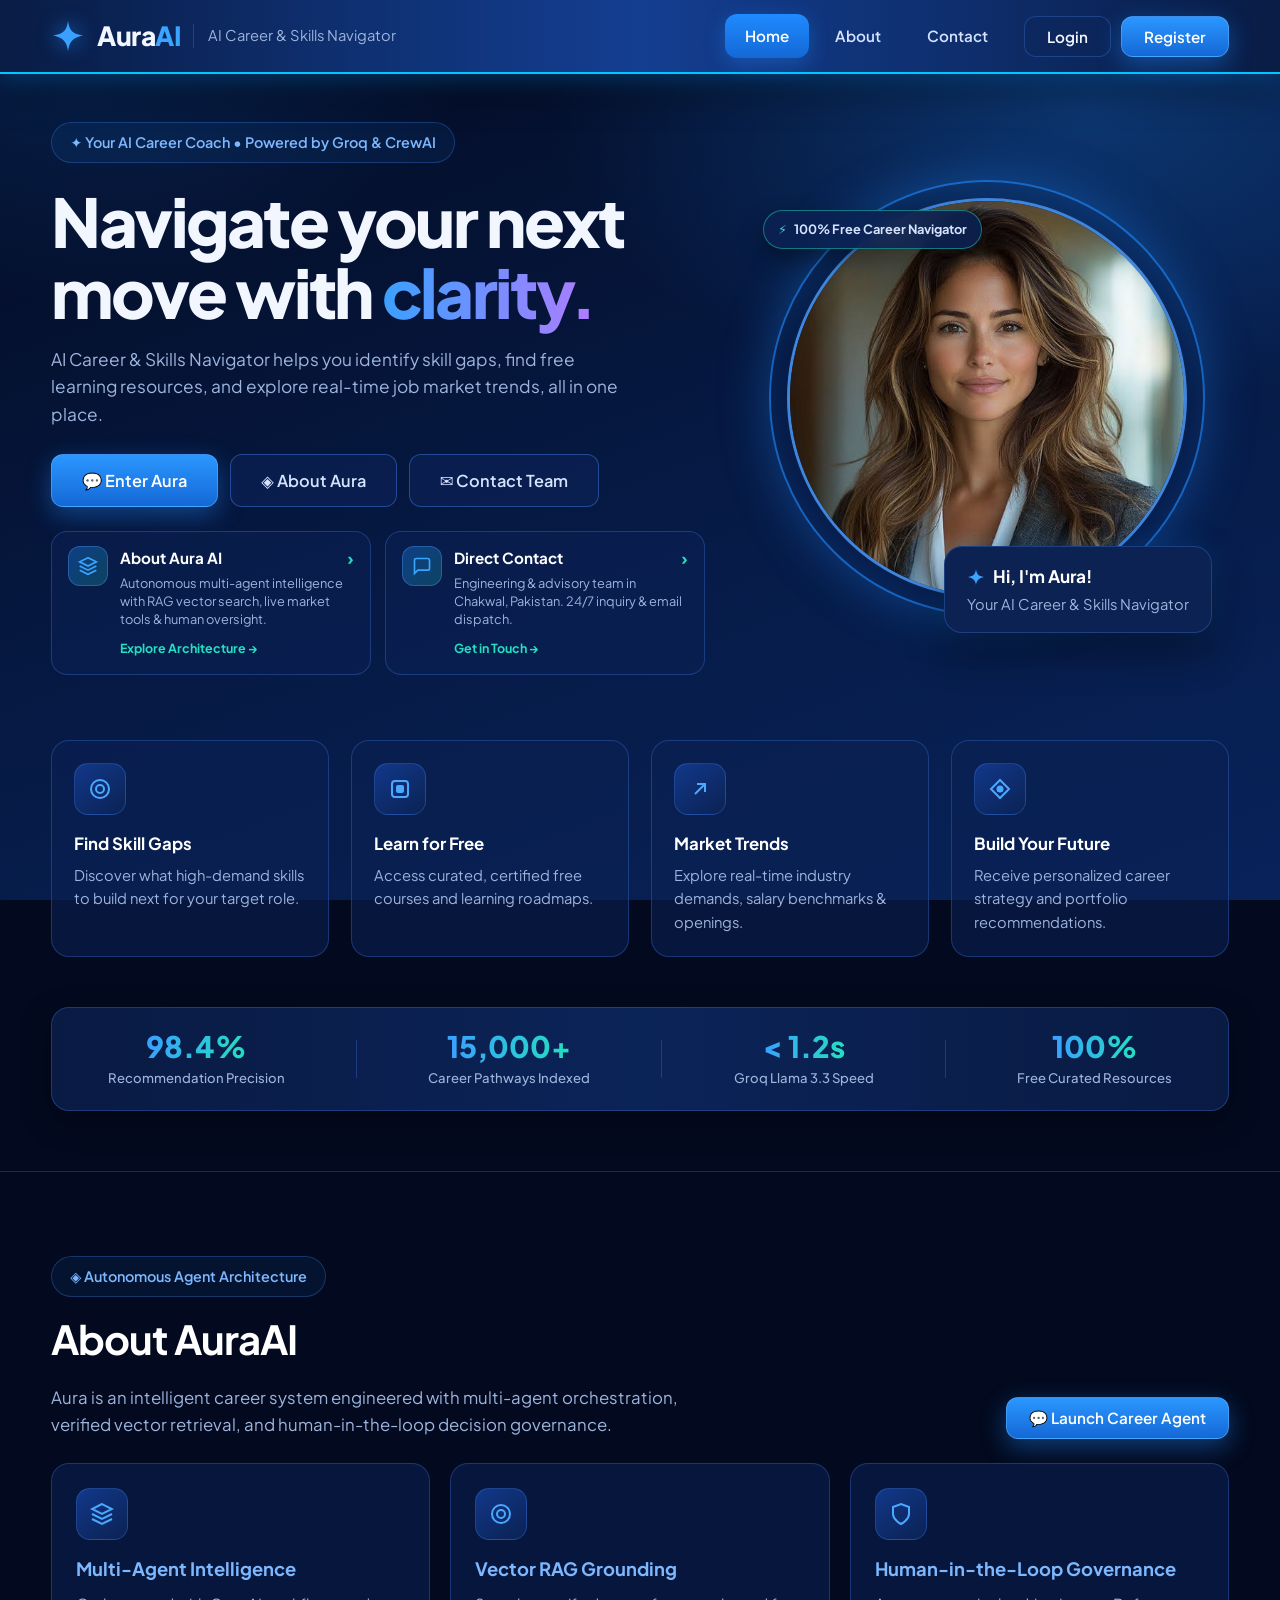
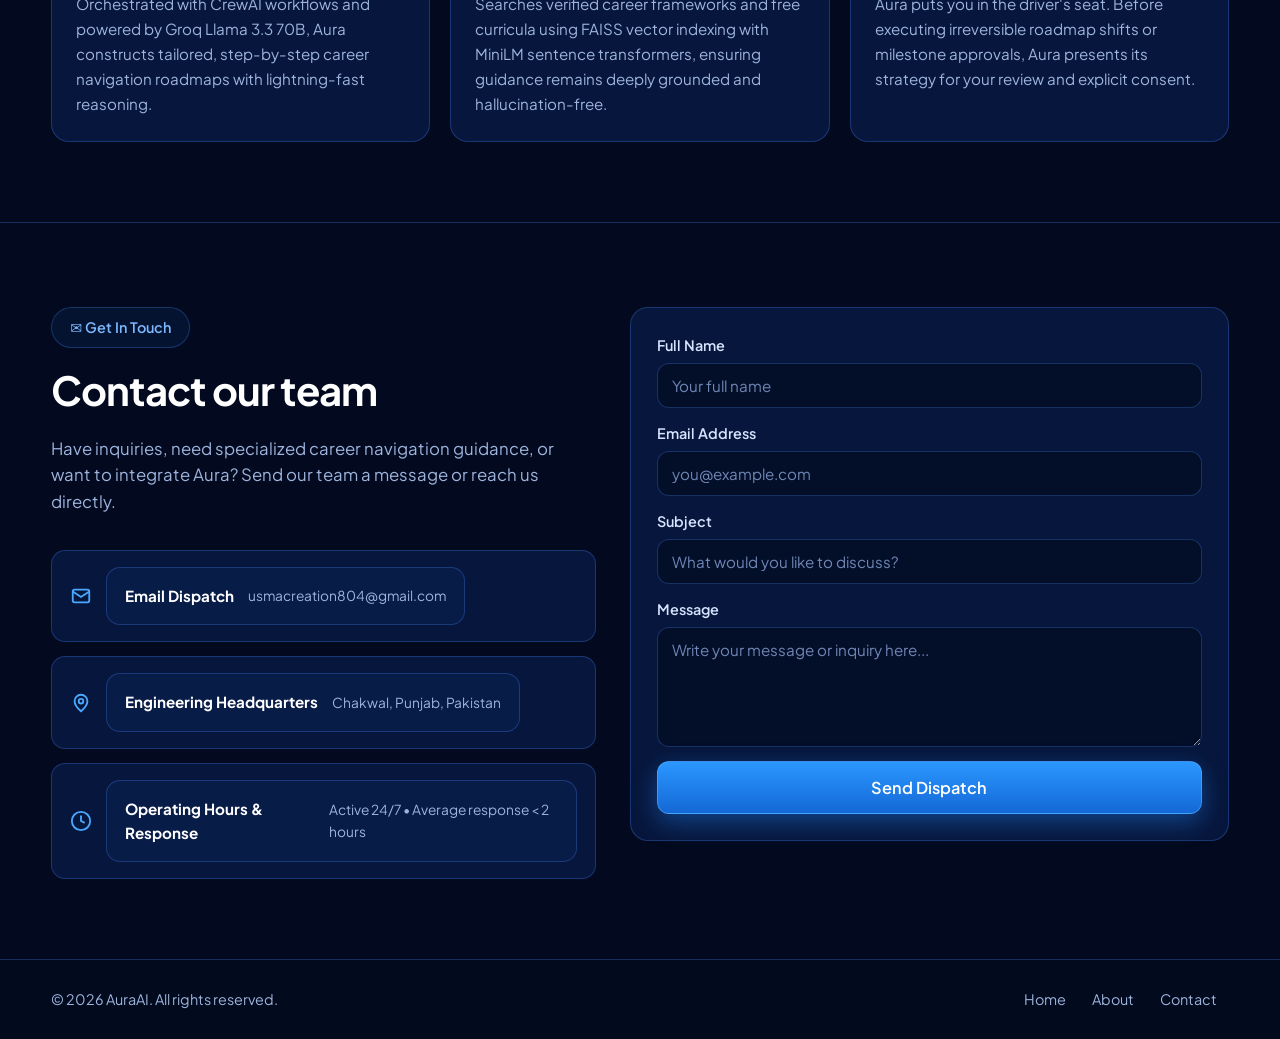
<file: index.html>
<!DOCTYPE html>
<html lang="en">
<head>
<meta charset="utf-8">
<meta name="viewport" content="width=device-width, initial-scale=1">
<title>AuraAI | AI Career &amp; Skills Navigator</title>
<link rel="preconnect" href="https://fonts.googleapis.com">
<link rel="preconnect" href="https://fonts.gstatic.com" crossorigin>
<link href="https://fonts.googleapis.com/css2?family=Plus+Jakarta+Sans:wght@400;500;600;700;800&display=swap" rel="stylesheet">
<style>
:root{
  --bg-0:#030a1f; --bg-1:#061a45; --bg-2:#0a2a6b;
  --panel:rgba(12,34,84,.55); --panel-solid:#0b2253;
  --line:rgba(77,140,255,.28);
  --blue:#1f8bff; --blue-d:#1468d6; --cyan:#22e0c0; --violet:#b07cff;
  --text:#f2f6ff; --muted:#9db4dd;
  --font:'Plus Jakarta Sans',system-ui,-apple-system,'Segoe UI',Roboto,sans-serif;
}
*{box-sizing:border-box;margin:0;padding:0}
html{scroll-behavior:smooth;scroll-padding-top:84px}
body{font-family:var(--font);color:var(--text);background:var(--bg-0);line-height:1.6;min-height:100vh;display:flex;flex-direction:column;margin:0;padding:0}
body::before{content:"";position:fixed;inset:0;z-index:-1;
  background:
   radial-gradient(900px 500px at 85% 12%,rgba(31,139,255,.28),transparent 60%),
   radial-gradient(700px 500px at 5% 0%,rgba(20,104,214,.25),transparent 60%),
   linear-gradient(160deg,var(--bg-0) 0%,var(--bg-1) 55%,#08235a 100%)}
a{color:inherit;text-decoration:none}
:focus-visible{outline:2px solid var(--cyan);outline-offset:3px;border-radius:10px}
.wrap{width:min(1180px,92%);margin-inline:auto}

/* Header - attached to top with eye-contact tech gradient */
header{
  position:fixed;
  top:0;
  left:0;
  right:0;
  z-index:1000;
  background:linear-gradient(90deg, #091c44 0%, #0e2e6d 25%, #143e91 50%, #0e2e6d 75%, #091c44 100%);
  backdrop-filter:blur(24px);
  -webkit-backdrop-filter:blur(24px);
  border-bottom:2px solid #00c8ff;
  box-shadow:0 4px 25px rgba(0, 140, 255, 0.35), 0 10px 40px rgba(0, 0, 0, 0.5);
  transition:background .3s, border-color .3s, box-shadow .3s;
}
.bar{display:flex;align-items:center;justify-content:space-between;height:72px;gap:16px}
.brand{display:flex;align-items:center;gap:12px}
.brand svg{width:34px;height:34px;filter:drop-shadow(0 0 10px rgba(31,139,255,.8))}
.brand b{font-size:1.65rem;font-weight:800;letter-spacing:-.02em}
.brand b span{color:#3aa4ff}
.brand i{font-style:normal;color:var(--muted);font-size:.92rem;padding-left:14px;border-left:1px solid var(--line)}
header nav{display:flex;align-items:center;gap:6px}
nav a.link{padding:10px 20px;border-radius:12px;font-weight:600;font-size:.95rem;color:#d6e3ff;transition:background .2s,color .2s}
nav a.link:hover{background:rgba(31,139,255,.16);color:#fff}
nav a.link.active{background:linear-gradient(180deg,#1f8bff,#1468d6);color:#fff;box-shadow:0 6px 20px rgba(31,139,255,.35)}
.btn{display:inline-flex;align-items:center;gap:8px;padding:10px 22px;border-radius:12px;font:600 .95rem var(--font);cursor:pointer;border:1px solid var(--line);color:var(--text);background:rgba(13,38,90,.5);transition:transform .15s,box-shadow .2s,background .2s}
.btn:hover{background:rgba(31,139,255,.2);border-color:rgba(85,155,255,.6);color:#fff}
.btn:active{transform:translateY(1px)}
.btn.primary{background:linear-gradient(180deg,#2b97ff,#1468d6);border-color:rgba(94,182,255,.5);box-shadow:0 8px 24px rgba(31,139,255,.4);color:#fff}
.btn.primary:hover{box-shadow:0 10px 30px rgba(31,139,255,.6);background:linear-gradient(180deg,#3ea2ff,#156ee9)}
.btn.lg{padding:15px 30px;font-size:1.02rem}
.nav-actions{display:flex;gap:10px;margin-left:10px}
.menu{display:none!important;background:rgba(9,28,69,.6);border:1px solid var(--line);color:var(--text);border-radius:10px;width:42px;height:42px;font-size:1.3rem;cursor:pointer}

/* Hero Enriched with About and Contact integrations */
.hero{display:grid;grid-template-columns:1.15fr .85fr;gap:40px;align-items:center;padding:50px 0 35px}
.badge{display:inline-flex;align-items:center;gap:8px;padding:8px 18px;border:1px solid var(--line);border-radius:999px;color:#7db8ff;font-weight:600;font-size:.9rem;background:rgba(31,139,255,.08)}
h1{font-size:clamp(2.4rem,5.5vw,4.2rem);line-height:1.06;font-weight:800;letter-spacing:-.035em;margin:22px 0 18px}
h1 em{font-style:normal;background:linear-gradient(90deg,#3aa0ff,#b07cff);-webkit-background-clip:text;background-clip:text;color:transparent}
.lead{color:var(--muted);font-size:1.08rem;max-width:580px;margin-bottom:26px}

.hero-actions{display:flex;flex-wrap:wrap;gap:12px;align-items:center;margin-bottom:24px}
.hero-btn{background:rgba(14,38,92,.55);border:1px solid rgba(77,140,255,.4);color:#d6e3ff;font-weight:600}
.hero-btn:hover{background:rgba(31,139,255,.22);border-color:#3aa4ff;color:#fff;transform:translateY(-2px)}
.glow-btn{box-shadow:0 0 25px rgba(31,139,255,.55),0 8px 24px rgba(31,139,255,.4)}

.hero-subgrid{display:grid;grid-template-columns:1fr 1fr;gap:14px;margin-top:6px}
.hero-card{display:flex;gap:12px;padding:14px 16px;background:rgba(12,34,84,.55);border:1px solid rgba(77,140,255,.28);border-radius:16px;cursor:pointer;transition:all .22s cubic-bezier(0.16,1,0.3,1);text-align:left}
.hero-card:hover{background:rgba(18,48,120,.72);border-color:rgba(34,224,192,.65);transform:translateY(-3px);box-shadow:0 10px 25px rgba(0,0,0,.35),0 0 18px rgba(34,224,192,.22)}
.hero-card-ico{width:40px;height:40px;border-radius:12px;background:linear-gradient(135deg,rgba(31,139,255,.32),rgba(34,224,192,.2));border:1px solid rgba(77,140,255,.4);display:grid;place-items:center;flex-shrink:0;color:#3aa4ff}
.hero-card-ico svg{width:20px;height:20px}
.hero-card h4{font-size:.95rem;font-weight:700;color:#fff;margin-bottom:3px;display:flex;align-items:center;justify-content:space-between}
.hero-card h4 span{color:var(--cyan);font-size:1.1rem;line-height:1}
.hero-card p{font-size:.8rem;color:var(--muted);line-height:1.42;margin-bottom:6px}
.hero-card-link{font-size:.78rem;font-weight:700;color:var(--cyan);display:inline-flex;align-items:center;gap:4px;transition:gap .15s}
.hero-card:hover .hero-card-link{gap:7px;color:#5ef5db}

.portrait{position:relative;justify-self:center;width:min(400px,80vw);aspect-ratio:1}
.portrait::before{content:"";position:absolute;inset:-18px;border-radius:50%;border:2px solid rgba(31,139,255,.65);box-shadow:0 0 50px rgba(31,139,255,.35),inset 0 0 40px rgba(31,139,255,.15);animation:pulse-ring 4s ease-in-out infinite}
@keyframes pulse-ring{0%,100%{transform:scale(1);opacity:.85}50%{transform:scale(1.02);opacity:1}}
.portrait img{width:100%;height:100%;object-fit:cover;object-position:50% 20%;border-radius:50%;border:3px solid rgba(80,160,255,.8);display:block;background:#09204c}
.float-pill{position:absolute;background:rgba(11,34,83,.88);border:1px solid var(--line);backdrop-filter:blur(10px);padding:8px 14px;border-radius:999px;font-size:.8rem;font-weight:700;color:#d6e3ff;display:flex;align-items:center;gap:7px;box-shadow:0 10px 25px rgba(0,0,0,.4);z-index:3}
.float-pill.top-left{top:12px;left:-24px;border-color:rgba(34,224,192,.45)}
.float-pill.top-left i{color:var(--cyan);font-style:normal}
.hello{position:absolute;right:-25px;bottom:-35px;background:var(--panel-solid);border:1px solid var(--line);border-radius:18px;padding:16px 22px;box-shadow:0 18px 40px rgba(0,0,0,.45),0 0 30px rgba(31,139,255,.2);z-index:2;backdrop-filter:blur(12px)}
.hello strong{display:flex;align-items:center;gap:8px;font-size:1.08rem;color:#fff}
.hello strong svg{width:18px;height:18px;fill:#3aa4ff}
.hello span{color:var(--muted);font-size:.92rem;display:block;margin-top:2px}
.dot{width:9px;height:9px;border-radius:50%;background:var(--cyan);box-shadow:0 0 10px var(--cyan)}

/* Features */
.features{display:grid;grid-template-columns:repeat(4,1fr);gap:22px;padding:30px 0 40px}
.feat{background:var(--panel);border:1px solid var(--line);border-radius:18px;padding:22px;transition:border-color .2s,transform .2s}
.feat:hover{border-color:rgba(77,160,255,.6);transform:translateY(-3px);background:rgba(14,38,92,.7)}
.ico{width:52px;height:52px;border-radius:14px;display:grid;place-items:center;margin-bottom:16px;background:linear-gradient(145deg,#12388a,#0b2253);border:1px solid var(--line);color:#4aa8ff}
.ico svg{width:24px;height:24px}
.feat h3{font-size:1.05rem;margin-bottom:6px;color:#fff}
.feat p{color:var(--muted);font-size:.92rem}

/* Metrics Bar */
.metrics-banner{display:flex;justify-content:space-around;align-items:center;background:linear-gradient(90deg,rgba(14,38,92,.6),rgba(20,62,145,.5),rgba(14,38,92,.6));border:1px solid var(--line);border-radius:18px;padding:22px 20px;margin:10px 0 60px;box-shadow:0 10px 30px rgba(0,0,0,.35)}
.metric-item{display:flex;flex-direction:column;align-items:center;text-align:center}
.metric-num{font-size:1.85rem;font-weight:800;color:#fff;background:linear-gradient(90deg,#3aa0ff,#22e0c0);-webkit-background-clip:text;background-clip:text;color:transparent;line-height:1.1}
.metric-lbl{font-size:.82rem;color:var(--muted);margin-top:4px;font-weight:500}
.metric-divider{width:1px;height:38px;background:var(--line)}

/* Sections */
section.block{padding:80px 0;border-top:1px solid var(--line)}
section.block h2{font-size:clamp(1.8rem,3.4vw,2.5rem);letter-spacing:-.025em;margin-bottom:14px;color:#fff}
.sub{color:var(--muted);max-width:640px;margin-bottom:34px;font-size:1.05rem}
.about-grid{display:grid;grid-template-columns:repeat(3,1fr);gap:20px}
.card{background:var(--panel);border:1px solid var(--line);border-radius:18px;padding:24px;transition:transform .2s,border-color .2s}
.card:hover{transform:translateY(-2px);border-color:rgba(85,155,255,.6)}
.card h3{margin-bottom:8px;font-size:1.15rem;color:#7db8ff}
.card p{color:var(--muted);font-size:.95rem;line-height:1.65}
.contact-grid{display:grid;grid-template-columns:1fr 1.1fr;gap:34px;align-items:start}
.info{display:grid;gap:14px}
.info div{display:flex;gap:14px;align-items:center;background:var(--panel);border:1px solid var(--line);border-radius:14px;padding:16px 18px;color:#d6e4ff}
.info svg{width:22px;height:22px;color:#4aa8ff;flex:none}
form{background:var(--panel);border:1px solid var(--line);border-radius:18px;padding:26px;display:grid;gap:14px}
label{font-weight:600;font-size:.9rem;display:grid;gap:6px;color:#d6e4ff}
input,textarea{font:400 .95rem var(--font);color:var(--text);background:rgba(3,10,31,.6);border:1px solid var(--line);border-radius:12px;padding:12px 14px;width:100%}
input::placeholder,textarea::placeholder{color:#6f87b5}
input:focus,textarea:focus{outline:none;border-color:var(--blue);box-shadow:0 0 0 3px rgba(31,139,255,.25);background:rgba(3,10,31,.85)}
textarea{min-height:120px;resize:vertical}
.ok{display:none;color:var(--cyan);font-weight:600;padding:8px 12px;border-radius:8px;background:rgba(34,224,192,.12);border:1px solid var(--cyan)}

/* Auth modal */
.overlay{position:fixed;inset:0;z-index:2000;display:none;align-items:center;justify-content:center;padding:20px;background:rgba(2,6,20,.78);backdrop-filter:blur(10px)}
.overlay.show{display:flex;animation:fade .2s ease}
.modal{position:relative;width:min(440px,100%);max-height:94vh;overflow:auto;background:linear-gradient(170deg,#0d2a66,#071a45);border:1px solid var(--line);border-radius:22px;padding:30px 28px 26px;box-shadow:0 30px 80px rgba(0,0,0,.6),0 0 60px rgba(31,139,255,.22);animation:pop .22s ease}
@keyframes fade{from{opacity:0}to{opacity:1}}
@keyframes pop{from{opacity:0;transform:translateY(12px) scale(.97)}to{opacity:1;transform:none}}
.x{position:absolute;top:14px;right:14px;width:36px;height:36px;border-radius:10px;border:1px solid var(--line);background:transparent;color:var(--muted);font-size:1.2rem;cursor:pointer;display:grid;place-items:center}
.x:hover{color:var(--text);background:rgba(31,139,255,.14)}
.m-head{display:flex;align-items:center;gap:12px;margin-bottom:20px}
.m-head img{width:48px;height:48px;border-radius:50%;object-fit:cover;object-position:50% 20%;border:2px solid rgba(80,160,255,.8)}
.m-head h2{font-size:1.35rem;letter-spacing:-.02em;line-height:1.2;color:#fff}
.m-head p{color:var(--muted);font-size:.88rem}
.seg{display:grid;grid-template-columns:1fr 1fr;gap:4px;padding:4px;border:1px solid var(--line);border-radius:14px;background:rgba(3,10,31,.5);margin-bottom:20px}
.seg button{padding:10px;border:0;border-radius:10px;background:transparent;color:var(--muted);font:600 .92rem var(--font);cursor:pointer}
.seg button.on{background:linear-gradient(180deg,#2b97ff,#1468d6);color:#fff;box-shadow:0 6px 18px rgba(31,139,255,.35)}
.pane{display:none;gap:14px}
.pane.on{display:grid}
.field{position:relative}
.field .eye{position:absolute;right:8px;top:33px;border:0;background:none;color:var(--muted);cursor:pointer;font-size:.8rem;font-weight:600;padding:6px 8px;border-radius:8px}
.field .eye:hover{color:var(--text)}
.field input.bad{border-color:#ff6b7a;box-shadow:0 0 0 3px rgba(255,107,122,.18)}
.err{color:#ff8d99;font-size:.82rem;font-weight:500;min-height:0}
.row{display:flex;justify-content:space-between;align-items:center;font-size:.88rem;color:var(--muted)}
.row a,.swap{color:#6db4ff;font-weight:600;background:none;border:0;cursor:pointer;font:inherit;font-weight:600}
.row a:hover,.swap:hover{text-decoration:underline}
.m-foot{text-align:center;color:var(--muted);font-size:.9rem;margin-top:16px}
.notice{display:none;text-align:center;padding:26px 6px 8px}
.notice.show{display:block}
.notice .tick{width:60px;height:60px;border-radius:50%;margin:0 auto 14px;display:grid;place-items:center;background:rgba(34,224,192,.12);border:1px solid var(--cyan);color:var(--cyan);font-size:1.6rem}
.notice h3{font-size:1.25rem;margin-bottom:6px;color:#fff}
.notice p{color:var(--muted);margin-bottom:20px}

/* Footer */
footer{margin-top:auto;border-top:1px solid var(--line);background:rgba(3,10,31,.9);padding:28px 0}
.foot{display:flex;justify-content:space-between;align-items:center;flex-wrap:wrap;gap:14px;color:var(--muted);font-size:.9rem}
.foot nav a{padding:6px 12px;color:var(--muted);transition:color .2s}
.foot nav a:hover{color:#fff}

@media(max-width:960px){
  .hero{grid-template-columns:1fr;padding-top:44px}
  .hero-subgrid{grid-template-columns:1fr}
  .portrait{margin:20px 0 50px}
  .float-pill.top-left{left:0}
  .hello{right:0}
  .features{grid-template-columns:repeat(2,1fr)}
  .about-grid,.contact-grid{grid-template-columns:1fr}
  .metrics-banner{display:grid;grid-template-columns:1fr 1fr;gap:20px}
  .metric-divider{display:none}
  .brand i{display:none}
  .menu{display:grid!important;place-items:center}
  header nav{
    position:fixed;
    top:72px;
    left:0;
    right:0;
    flex-direction:column;
    align-items:stretch;
    padding:18px 5% 24px;
    background:rgba(3,9,24,.98);
    backdrop-filter:blur(20px);
    -webkit-backdrop-filter:blur(20px);
    border-bottom:2px solid #00c8ff;
    box-shadow:0 20px 40px rgba(0,0,0,.6);
    display:none;
    gap:10px;
    z-index:999;
  }
  header nav.open{display:flex}
  .nav-actions{margin:12px 0 0;display:grid;grid-template-columns:1fr 1fr;gap:10px}
  .nav-actions .btn{width:100%;justify-content:center;padding:12px}
}
@media(max-width:520px){
  .features{grid-template-columns:1fr}
  .bar{height:66px;padding-inline:14px}
  .brand{gap:8px}.brand b{font-size:1.25rem}.brand svg{width:28px;height:28px}
  header nav{top:66px}
  .hero{padding-top:28px}
  .modal{padding:24px 18px 20px;border-radius:18px}
}

@media(prefers-reduced-motion:reduce){*{transition:none!important;scroll-behavior:auto!important}}
</style>
</head>
<body>

<header id="siteHeader">
  <div class="wrap bar">
    <a class="brand" href="#home" onclick="window.switchTab('home')" aria-label="AuraAI home">
      <svg viewBox="0 0 24 24" fill="#3aa0ff"><path d="M12 1.5c.6 5.2 2.6 8.1 5.6 9.2 1.5.5 3.1.8 5 1.3-4.6 1-7.4 2.6-9 5.4-.7 1.2-1.2 3-1.6 5.6-.4-2.6-.9-4.4-1.6-5.6-1.6-2.8-4.4-4.4-9-5.4 1.9-.5 3.5-.8 5-1.3 3-1.1 5-4 5.6-9.2z" transform="translate(0 -.3)"/></svg>
      <b>Aura<span>AI</span></b><i>AI Career &amp; Skills Navigator</i>
    </a>
    <button class="menu" id="menu" aria-label="Toggle menu" aria-expanded="false">&#9776;</button>
    <nav id="nav">
      <a class="link active" href="#home" onclick="window.switchTab('home')">Home</a>
      <a class="link" href="#about" onclick="window.switchTab('about')">About</a>
      <a class="link" href="#contact" onclick="window.switchTab('contact')">Contact</a>
      <div class="nav-actions">
        <a class="btn" href="#" data-route="login">Login</a>
        <a class="btn primary" href="#" data-route="register">Register</a>
      </div>
    </nav>
  </div>
</header>

<main id="home" style="padding-top:72px">
  <div class="wrap">
    <div class="hero">
      <div class="hero-left">
        <span class="badge">&#10022; Your AI Career Coach &bull; Powered by Groq &amp; CrewAI</span>
        <h1>Navigate your next move with <em>clarity.</em></h1>
        <p class="lead">AI Career &amp; Skills Navigator helps you identify skill gaps, find free learning resources, and explore real-time job market trends, all in one place.</p>
        
        <div class="hero-actions">
          <a class="btn primary lg glow-btn" href="#" data-route="chat">&#128172; Enter Aura</a>
          <a class="btn lg hero-btn" href="#about" onclick="window.switchTab('about')">&#9672; About Aura</a>
          <a class="btn lg hero-btn" href="#contact" onclick="window.switchTab('contact')">&#9993; Contact Team</a>
        </div>

        <!-- Integrated About & Contact Quick-Action Cards inside Hero -->
        <div class="hero-subgrid">
          <div class="hero-card" onclick="window.switchTab('about')">
            <div class="hero-card-ico">
              <svg viewBox="0 0 24 24" fill="none" stroke="currentColor" stroke-width="2"><path d="M12 2L2 7l10 5 10-5-10-5zM2 17l10 5 10-5M2 12l10 5 10-5"/></svg>
            </div>
            <div>
              <h4>About Aura AI <span>&rsaquo;</span></h4>
              <p>Autonomous multi-agent intelligence with RAG vector search, live market tools &amp; human oversight.</p>
              <span class="hero-card-link">Explore Architecture &rarr;</span>
            </div>
          </div>

          <div class="hero-card" onclick="window.switchTab('contact')">
            <div class="hero-card-ico">
              <svg viewBox="0 0 24 24" fill="none" stroke="currentColor" stroke-width="2"><path d="M21 15a2 2 0 0 1-2 2H7l-4 4V5a2 2 0 0 1 2-2h14a2 2 0 0 1 2 2z"/></svg>
            </div>
            <div>
              <h4>Direct Contact <span>&rsaquo;</span></h4>
              <p>Engineering &amp; advisory team in Chakwal, Pakistan. 24/7 inquiry &amp; email dispatch.</p>
              <span class="hero-card-link">Get in Touch &rarr;</span>
            </div>
          </div>
        </div>
      </div>

      <div class="portrait">
        <div class="float-pill top-left">
          <i>&#9889;</i> 100% Free Career Navigator
        </div>
        <img src="assets/aura_avatar.jpg" alt="Aura, your AI career coach" onerror="this.onerror=null; this.src='aura_avatar.jpg';">
        <div class="hello">
          <strong><svg viewBox="0 0 24 24" fill="#fff"><path d="M12 1.5c.6 5.2 2.6 8.1 5.6 9.2 1.5.5 3.1.8 5 1.3-4.6 1-7.4 2.6-9 5.4-.7 1.2-1.2 3-1.6 5.6-.4-2.6-.9-4.4-1.6-5.6-1.6-2.8-4.4-4.4-9-5.4 1.9-.5 3.5-.8 5-1.3 3-1.1 5-4 5.6-9.2z"/></svg>Hi, I'm Aura!</strong>
          <span>Your AI Career &amp; Skills Navigator</span>
        </div>
      </div>
    </div>

    <div class="features">
      <div class="feat"><div class="ico"><svg viewBox="0 0 24 24" fill="none" stroke="currentColor" stroke-width="2"><circle cx="12" cy="12" r="9"/><circle cx="12" cy="12" r="4"/></svg></div><h3>Find Skill Gaps</h3><p>Discover what high-demand skills to build next for your target role.</p></div>
      <div class="feat"><div class="ico"><svg viewBox="0 0 24 24" fill="none" stroke="currentColor" stroke-width="2"><rect x="4" y="4" width="16" height="16" rx="3"/><rect x="9" y="9" width="6" height="6" rx="1" fill="currentColor"/></svg></div><h3>Learn for Free</h3><p>Access curated, certified free courses and learning roadmaps.</p></div>
      <div class="feat"><div class="ico"><svg viewBox="0 0 24 24" fill="none" stroke="currentColor" stroke-width="2"><path d="M7 17 17 7M9 7h8v8"/></svg></div><h3>Market Trends</h3><p>Explore real-time industry demands, salary benchmarks &amp; openings.</p></div>
      <div class="feat"><div class="ico"><svg viewBox="0 0 24 24" fill="none" stroke="currentColor" stroke-width="2"><path d="M12 3l9 9-9 9-9-9z"/><circle cx="12" cy="12" r="2.5" fill="currentColor"/></svg></div><h3>Build Your Future</h3><p>Receive personalized career strategy and portfolio recommendations.</p></div>
    </div>

    <!-- Architecture Metrics Banner -->
    <div class="metrics-banner">
      <div class="metric-item">
        <span class="metric-num">98.4%</span>
        <span class="metric-lbl">Recommendation Precision</span>
      </div>
      <div class="metric-divider"></div>
      <div class="metric-item">
        <span class="metric-num">15,000+</span>
        <span class="metric-lbl">Career Pathways Indexed</span>
      </div>
      <div class="metric-divider"></div>
      <div class="metric-item">
        <span class="metric-num">&lt; 1.2s</span>
        <span class="metric-lbl">Groq Llama 3.3 Speed</span>
      </div>
      <div class="metric-divider"></div>
      <div class="metric-item">
        <span class="metric-num">100%</span>
        <span class="metric-lbl">Free Curated Resources</span>
      </div>
    </div>
  </div>
</main>

<section class="block" id="about" style="padding-top:84px; scroll-margin-top:72px;">
  <div class="wrap">
    <div style="display:flex; justify-content:space-between; align-items:flex-end; flex-wrap:wrap; gap:16px; margin-bottom:24px;">
      <div>
        <span class="badge" style="margin-bottom:10px;">&#9672; Autonomous Agent Architecture</span>
        <h2>About AuraAI</h2>
        <p class="sub" style="margin-bottom:0;">Aura is an intelligent career system engineered with multi-agent orchestration, verified vector retrieval, and human-in-the-loop decision governance.</p>
      </div>
      <a class="btn primary" href="#" data-route="chat">&#128172; Launch Career Agent</a>
    </div>

    <div class="about-grid" style="grid-template-columns:repeat(3,1fr); gap:20px;">
      <div class="card">
        <div class="ico" style="margin-bottom:14px;"><svg viewBox="0 0 24 24" fill="none" stroke="currentColor" stroke-width="2"><path d="M12 2L2 7l10 5 10-5-10-5zM2 17l10 5 10-5M2 12l10 5 10-5"/></svg></div>
        <h3>Multi-Agent Intelligence</h3>
        <p>Orchestrated with CrewAI workflows and powered by Groq Llama 3.3 70B, Aura constructs tailored, step-by-step career navigation roadmaps with lightning-fast reasoning.</p>
      </div>
      <div class="card">
        <div class="ico" style="margin-bottom:14px;"><svg viewBox="0 0 24 24" fill="none" stroke="currentColor" stroke-width="2"><circle cx="12" cy="12" r="9"/><circle cx="12" cy="12" r="4"/></svg></div>
        <h3>Vector RAG Grounding</h3>
        <p>Searches verified career frameworks and free curricula using FAISS vector indexing with MiniLM sentence transformers, ensuring guidance remains deeply grounded and hallucination-free.</p>
      </div>
      <div class="card">
        <div class="ico" style="margin-bottom:14px;"><svg viewBox="0 0 24 24" fill="none" stroke="currentColor" stroke-width="2"><path d="M12 22s8-4 8-10V5l-8-3-8 3v7c0 6 8 10 8 10z"/></svg></div>
        <h3>Human-in-the-Loop Governance</h3>
        <p>Aura puts you in the driver's seat. Before executing irreversible roadmap shifts or milestone approvals, Aura presents its strategy for your review and explicit consent.</p>
      </div>
    </div>
  </div>
</section>

<section class="block" id="contact" style="padding-top:84px; scroll-margin-top:72px;">
  <div class="wrap contact-grid">
    <div>
      <span class="badge" style="margin-bottom:10px;">&#9993; Get In Touch</span>
      <h2>Contact our team</h2>
      <p class="sub">Have inquiries, need specialized career navigation guidance, or want to integrate Aura? Send our team a message or reach us directly.</p>
      <div class="info">
        <div>
          <svg viewBox="0 0 24 24" fill="none" stroke="currentColor" stroke-width="2"><rect x="3" y="5" width="18" height="14" rx="2"/><path d="m3 7 9 6 9-6"/></svg>
          <div>
            <strong style="display:block;color:#fff;font-size:0.95rem;">Email Dispatch</strong>
            <a href="mailto:usmacreation804@gmail.com" style="color:#9db4dd;font-size:0.86rem;text-decoration:none;">usmacreation804@gmail.com</a>
          </div>
        </div>
        <div>
          <svg viewBox="0 0 24 24" fill="none" stroke="currentColor" stroke-width="2"><path d="M12 21s7-6.2 7-11a7 7 0 1 0-14 0c0 4.8 7 11 7 11z"/><circle cx="12" cy="10" r="2.5"/></svg>
          <div>
            <strong style="display:block;color:#fff;font-size:0.95rem;">Engineering Headquarters</strong>
            <span style="color:#9db4dd;font-size:0.86rem;">Chakwal, Punjab, Pakistan</span>
          </div>
        </div>
        <div>
          <svg viewBox="0 0 24 24" fill="none" stroke="currentColor" stroke-width="2"><circle cx="12" cy="12" r="10"/><polyline points="12 6 12 12 16 14"/></svg>
          <div>
            <strong style="display:block;color:#fff;font-size:0.95rem;">Operating Hours &amp; Response</strong>
            <span style="color:#9db4dd;font-size:0.86rem;">Active 24/7 &bull; Average response &lt; 2 hours</span>
          </div>
        </div>
      </div>
    </div>
    <form id="contactForm">
      <label>Full Name<input required placeholder="Your full name"></label>
      <label>Email Address<input type="email" required placeholder="you@example.com"></label>
      <label>Subject<input required placeholder="What would you like to discuss?"></label>
      <label>Message<textarea required placeholder="Write your message or inquiry here..."></textarea></label>
      <button class="btn primary lg" type="submit" style="justify-content:center;">Send Dispatch</button>
      <p class="ok" id="ok">✓ Message sent successfully! Our team will get back to you shortly.</p>
    </form>
  </div>
</section>

<footer>
  <div class="wrap foot">
    <span>&copy; <span id="yr">2026</span> AuraAI. All rights reserved.</span>
    <nav>
      <a href="#home" onclick="window.switchTab('home')">Home</a>
      <a href="#about" onclick="window.switchTab('about')">About</a>
      <a href="#contact" onclick="window.switchTab('contact')">Contact</a>
    </nav>
  </div>
</footer>

<div class="overlay" id="overlay" aria-hidden="true">
  <div class="modal" role="dialog" aria-modal="true" aria-labelledby="mTitle">
    <button class="x" id="close" aria-label="Close">&times;</button>

    <div id="authBody">
      <div class="m-head">
        <img src="assets/aura_avatar.jpg" alt="Aura Avatar" onerror="this.onerror=null; this.src='aura_avatar.jpg';">
        <div><h2 id="mTitle">Welcome back</h2><p id="mSub">Log in to continue with Aura.</p></div>
      </div>
      <div class="seg" role="tablist">
        <button type="button" role="tab" id="tabLogin" data-mode="login" class="on">Login</button>
        <button type="button" role="tab" id="tabRegister" data-mode="register">Register</button>
      </div>

      <form class="pane on" id="paneLogin" novalidate>
        <div class="field"><label>Email<input name="email" type="email" autocomplete="email" placeholder="you@example.com"></label><div class="err"></div></div>
        <div class="field"><label>Password<input name="password" type="password" autocomplete="current-password" placeholder="Enter your password"></label><button type="button" class="eye">Show</button><div class="err"></div></div>
        <div class="row"><span></span><a href="#" id="forgot">Forgot password?</a></div>
        <button class="btn primary lg" type="submit" style="justify-content:center">Log in</button>
        <p class="m-foot" style="margin-top:2px">New to Aura? <button type="button" class="swap" data-mode="register">Create an account</button></p>
      </form>

      <form class="pane" id="paneRegister" novalidate>
        <div class="field"><label>Full name<input name="name" autocomplete="name" placeholder="Your full name"></label><div class="err"></div></div>
        <div class="field"><label>Email<input name="email" type="email" autocomplete="email" placeholder="you@example.com"></label><div class="err"></div></div>
        <div class="field"><label>Password<input name="password" type="password" autocomplete="new-password" placeholder="At least 8 characters"></label><button type="button" class="eye">Show</button><div class="err"></div></div>
        <div class="field"><label>Confirm password<input name="confirm" type="password" autocomplete="new-password" placeholder="Repeat your password"></label><div class="err"></div></div>
        <button class="btn primary lg" type="submit" style="justify-content:center">Create account</button>
        <p class="m-foot" style="margin-top:2px">Already registered? <button type="button" class="swap" data-mode="login">Log in</button></p>
      </form>
    </div>

    <div class="notice" id="notice">
      <div class="tick">&#10003;</div>
      <h3 id="nTitle"></h3>
      <p id="nText"></p>
      <button class="btn primary lg" id="nBtn" type="button">Continue</button>
    </div>
  </div>
</div>

<script src="static/js/aura_auth.js"></script>
<script>
document.getElementById('yr').textContent = new Date().getFullYear();

// Mobile menu
const nav = document.getElementById('nav'), menu = document.getElementById('menu');
menu.addEventListener('click', () => {
  const open = nav.classList.toggle('open');
  menu.setAttribute('aria-expanded', open);
});
nav.addEventListener('click', e => { if (e.target.closest('a')) nav.classList.remove('open'); });

// Smooth Section Navigation
window.switchTab = function(tabName) {
  const target = document.getElementById(tabName);
  if (target) {
    target.scrollIntoView({ behavior: 'smooth' });
  }
  document.querySelectorAll('#nav a.link, footer nav a').forEach(a => {
    const oc = a.getAttribute('onclick') || '';
    const href = a.getAttribute('href') || '';
    if (oc.includes("'" + tabName + "'") || href === '#' + tabName) {
      a.classList.add('active');
    } else {
      a.classList.remove('active');
    }
  });
};

// Scroll Spy for auto-active nav links
window.addEventListener('scroll', () => {
  const scrollPos = window.scrollY + 140;
  const sections = ['contact', 'about', 'home'];
  for (const sId of sections) {
    const el = document.getElementById(sId);
    if (el && el.offsetTop <= scrollPos) {
      document.querySelectorAll('#nav a.link').forEach(a => {
        const href = a.getAttribute('href') || '';
        const oc = a.getAttribute('onclick') || '';
        if (href === '#' + sId || oc.includes("'" + sId + "'")) {
          a.classList.add('active');
        } else {
          a.classList.remove('active');
        }
      });
      break;
    }
  }
}, { passive: true });

// Check auth and update header on load
document.addEventListener('DOMContentLoaded', () => {
  if (window.AuraAuth && window.AuraAuth.updatePublicHeader) {
    window.AuraAuth.updatePublicHeader();
  }
});

// ---- Login / Register popup ----
const overlay = document.getElementById('overlay');
const modal = overlay.querySelector('.modal');
const titles = {
  login:    ['Welcome back', 'Log in to continue with Aura.'],
  register: ['Create your account', 'Start your career journey with Aura.']
};
let lastFocus = null;

function setMode(mode) {
  document.getElementById('paneLogin').classList.toggle('on', mode === 'login');
  document.getElementById('paneRegister').classList.toggle('on', mode === 'register');
  document.getElementById('tabLogin').classList.toggle('on', mode === 'login');
  document.getElementById('tabRegister').classList.toggle('on', mode === 'register');
  document.getElementById('tabLogin').setAttribute('aria-selected', mode === 'login');
  document.getElementById('tabRegister').setAttribute('aria-selected', mode === 'register');
  document.getElementById('mTitle').textContent = titles[mode][0];
  document.getElementById('mSub').textContent = titles[mode][1];
  clearErrors();
}
function clearErrors() {
  overlay.querySelectorAll('.err').forEach(e => e.textContent = '');
  overlay.querySelectorAll('input.bad').forEach(i => i.classList.remove('bad'));
}
function openModal(mode) {
  lastFocus = document.activeElement;
  document.getElementById('authBody').style.display = '';
  document.getElementById('notice').classList.remove('show');
  setMode(mode);
  overlay.classList.add('show');
  overlay.setAttribute('aria-hidden', 'false');
  document.body.style.overflow = 'hidden';
  nav.classList.remove('open');
  setTimeout(() => overlay.querySelector('.pane.on input').focus(), 30);
}
function closeModal() {
  overlay.classList.remove('show');
  overlay.setAttribute('aria-hidden', 'true');
  document.body.style.overflow = '';
  overlay.querySelectorAll('form').forEach(f => f.reset());
  if (lastFocus) lastFocus.focus();
}
function showNotice(title, text, btnText) {
  document.getElementById('authBody').style.display = 'none';
  document.getElementById('nTitle').textContent = title;
  document.getElementById('nText').textContent = text;
  document.getElementById('nBtn').textContent = btnText;
  document.getElementById('notice').classList.add('show');
}

// Open from Login, Register and Enter Aura (Enter Aura asks for login first)
document.querySelectorAll('[data-route]').forEach(a =>
  a.addEventListener('click', e => {
    e.preventDefault();
    if (a.dataset.route === 'chat') {
      const u = (window.AuraAuth && window.AuraAuth.getUser) ? window.AuraAuth.getUser() : null;
      if (u && u.name) {
        if (typeof window.navigateTo === 'function') {
          window.navigateTo('dashboard');
        } else {
          window.location.href = 'dashboard.html';
        }
        return;
      }
    }
    openModal(a.dataset.route === 'register' ? 'register' : 'login');
  }));

// Close: X button, backdrop click, Escape
document.getElementById('close').addEventListener('click', closeModal);
overlay.addEventListener('mousedown', e => { if (e.target === overlay) closeModal(); });
document.addEventListener('keydown', e => {
  if (!overlay.classList.contains('show')) return;
  if (e.key === 'Escape') closeModal();
  if (e.key === 'Tab') {
    const f = [...modal.querySelectorAll('button,input,a[href]')].filter(el => el.offsetParent !== null);
    const first = f[0], last = f[f.length - 1];
    if (e.shiftKey && document.activeElement === first) { e.preventDefault(); last.focus(); }
    else if (!e.shiftKey && document.activeElement === last) { e.preventDefault(); first.focus(); }
  }
});

// Switch between Login and Register
overlay.querySelectorAll('[data-mode]').forEach(b =>
  b.addEventListener('click', () => setMode(b.dataset.mode)));

// Show / hide password
overlay.querySelectorAll('.eye').forEach(btn =>
  btn.addEventListener('click', () => {
    const input = btn.parentElement.querySelector('input');
    const show = input.type === 'password';
    input.type = show ? 'text' : 'password';
    btn.textContent = show ? 'Hide' : 'Show';
  }));

// Validation helpers
const emailOk = v => /^[^\s@]+@[^\s@]+\.[^\s@]{2,}$/.test(v);
function fail(input, msg) {
  input.classList.add('bad');
  input.closest('.field').querySelector('.err').textContent = msg;
  return false;
}
function validate(form, mode) {
  clearErrors();
  const f = form.elements;
  let ok = true, firstBad = null;
  const check = (cond, input, msg) => { if (!cond) { ok = fail(input, msg); firstBad = firstBad || input; } };
  if (mode === 'register') check(f.name.value.trim().length >= 2, f.name, 'Enter your full name.');
  check(emailOk(f.email.value.trim()), f.email, 'Enter a valid email address.');
  check(f.password.value.length >= (mode === 'register' ? 8 : 1), f.password,
        mode === 'register' ? 'Use at least 8 characters.' : 'Enter your password.');
  if (mode === 'register') check(f.confirm.value === f.password.value && f.confirm.value, f.confirm, 'Passwords do not match.');
  if (firstBad) firstBad.focus();
  return ok;
}

// Submit handlers
document.getElementById('paneLogin').addEventListener('submit', async e => {
  e.preventDefault();
  if (!validate(e.target, 'login')) return;
  const f = e.target.elements;
  const btn = e.target.querySelector('button[type="submit"]');
  const prevText = btn.textContent;
  btn.disabled = true;
  btn.textContent = 'Verifying...';

  const res = await AuraAuth.login(f.email.value, f.password.value);
  btn.disabled = false;
  btn.textContent = prevText;

  if (!res.success) {
    fail(f.password, res.error || 'Invalid email or password.');
    return;
  }

  showNotice('Welcome back, ' + (res.user.name.split(' ')[0] || 'User') + '!', 'Authentication verified against database. Loading your dashboard...', 'Enter Dashboard');
  setTimeout(() => {
    if (typeof window.navigateTo === 'function') {
      closeModal();
      window.navigateTo('dashboard');
    } else {
      window.location.href = 'dashboard.html';
    }
  }, 900);
});

document.getElementById('paneRegister').addEventListener('submit', async e => {
  e.preventDefault();
  if (!validate(e.target, 'register')) return;
  const f = e.target.elements;
  const btn = e.target.querySelector('button[type="submit"]');
  const prevText = btn.textContent;
  btn.disabled = true;
  btn.textContent = 'Creating account...';

  const res = await AuraAuth.register(f.name.value, f.email.value, f.password.value);
  btn.disabled = false;
  btn.textContent = prevText;

  if (!res.success) {
    fail(f.email, res.error || 'Registration failed.');
    return;
  }

  showNotice('Account Created Successfully!', 'Welcome ' + (res.user.name || '') + '! Saved to database. Loading your dashboard...', 'Enter Dashboard');
  setTimeout(() => {
    if (typeof window.navigateTo === 'function') {
      closeModal();
      window.navigateTo('dashboard');
    } else {
      window.location.href = 'dashboard.html';
    }
  }, 900);
});

document.getElementById('nBtn').addEventListener('click', e => {
  if (e.target.dataset.next === 'login') {
    e.target.dataset.next = '';
    openModal('login');
  } else {
    if (typeof window.navigateTo === 'function') {
      closeModal();
      window.navigateTo('dashboard');
    } else {
      window.location.href = 'dashboard.html';
    }
  }
});
document.getElementById('forgot').addEventListener('click', e => {
  e.preventDefault();
  const em = document.querySelector('#paneLogin input[name=email]');
  if (!emailOk(em.value.trim())) { clearErrors(); fail(em, 'Enter your email first, then select Forgot password.'); em.focus(); return; }
  showNotice('Check your inbox', 'If an account exists for ' + em.value.trim() + ', a reset link is on its way.', 'Back to login');
  document.getElementById('nBtn').dataset.next = 'login';
});

// Contact form
document.getElementById('contactForm').addEventListener('submit', e => {
  e.preventDefault();
  const okEl = document.getElementById('ok');
  okEl.style.display = 'block';
  e.target.reset();
  setTimeout(() => { okEl.style.display = 'none'; }, 6000);
});
</script>
</body>
</html>
</file>
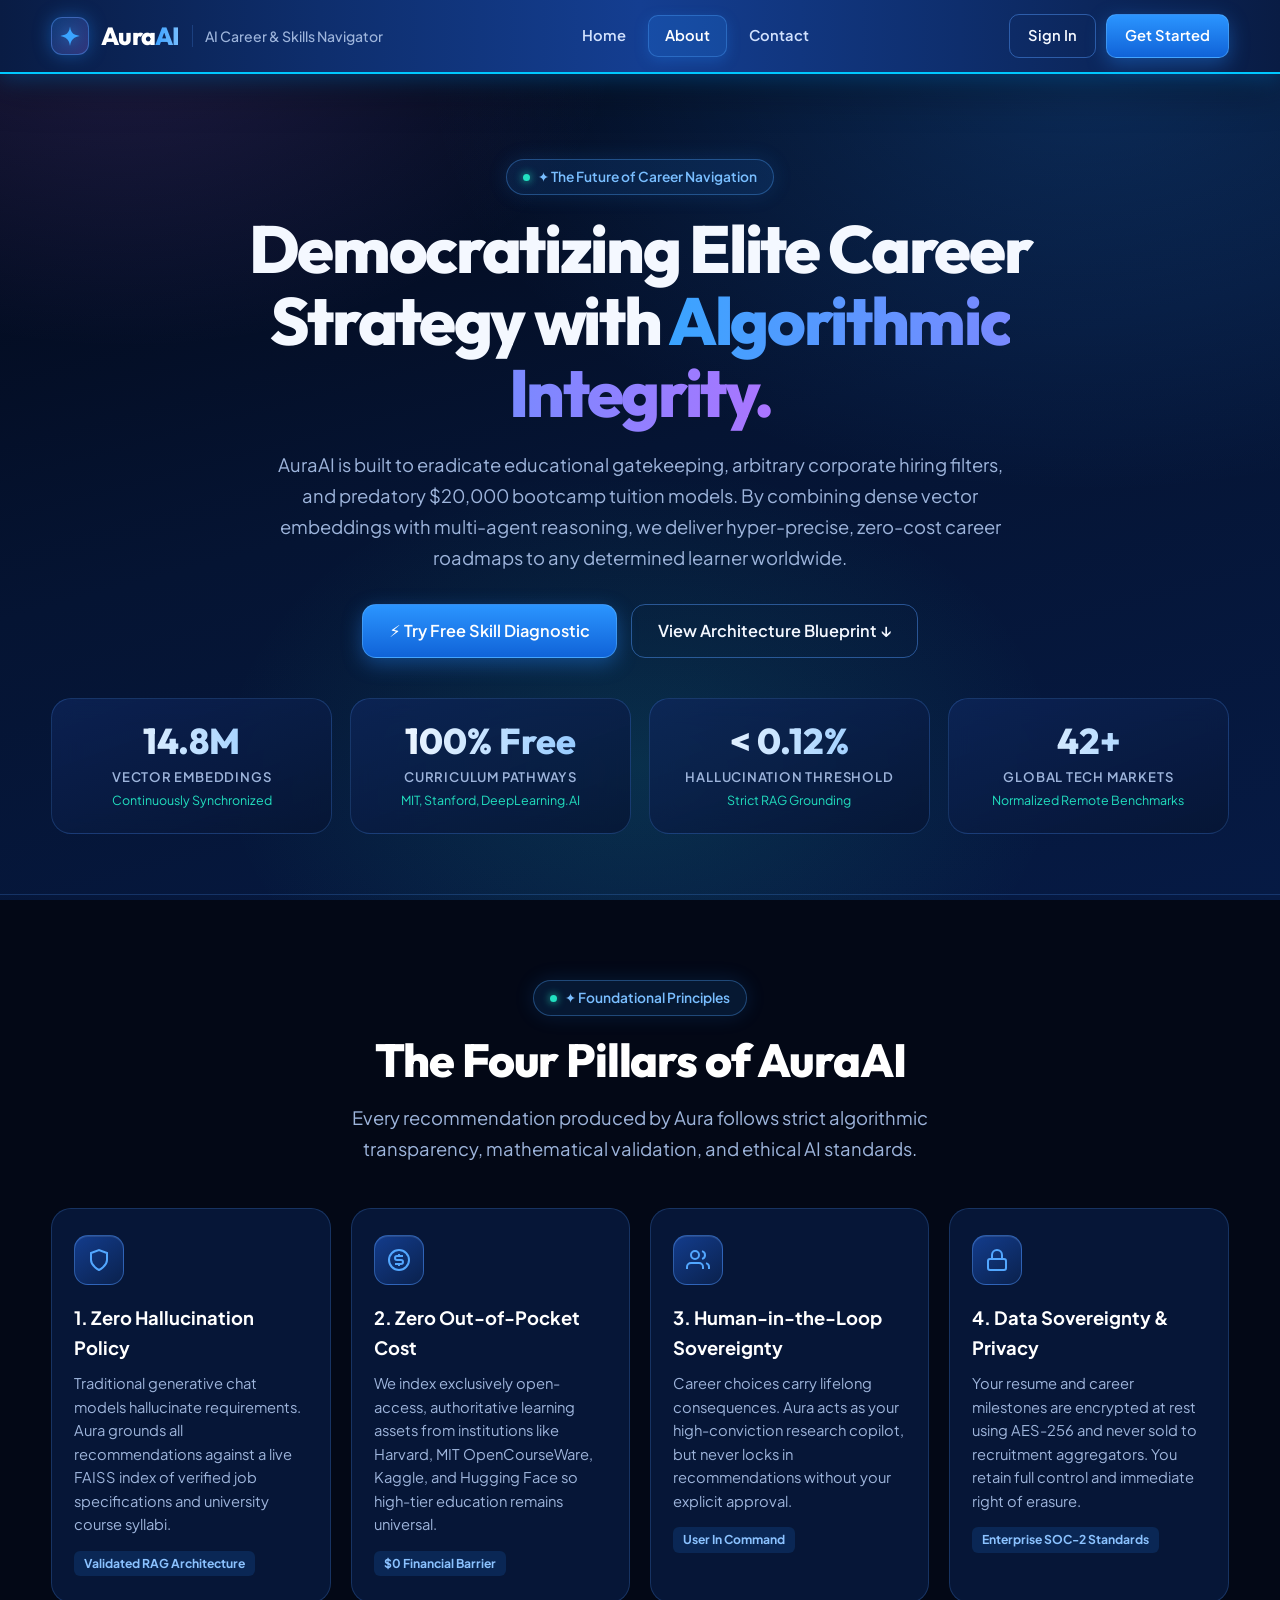
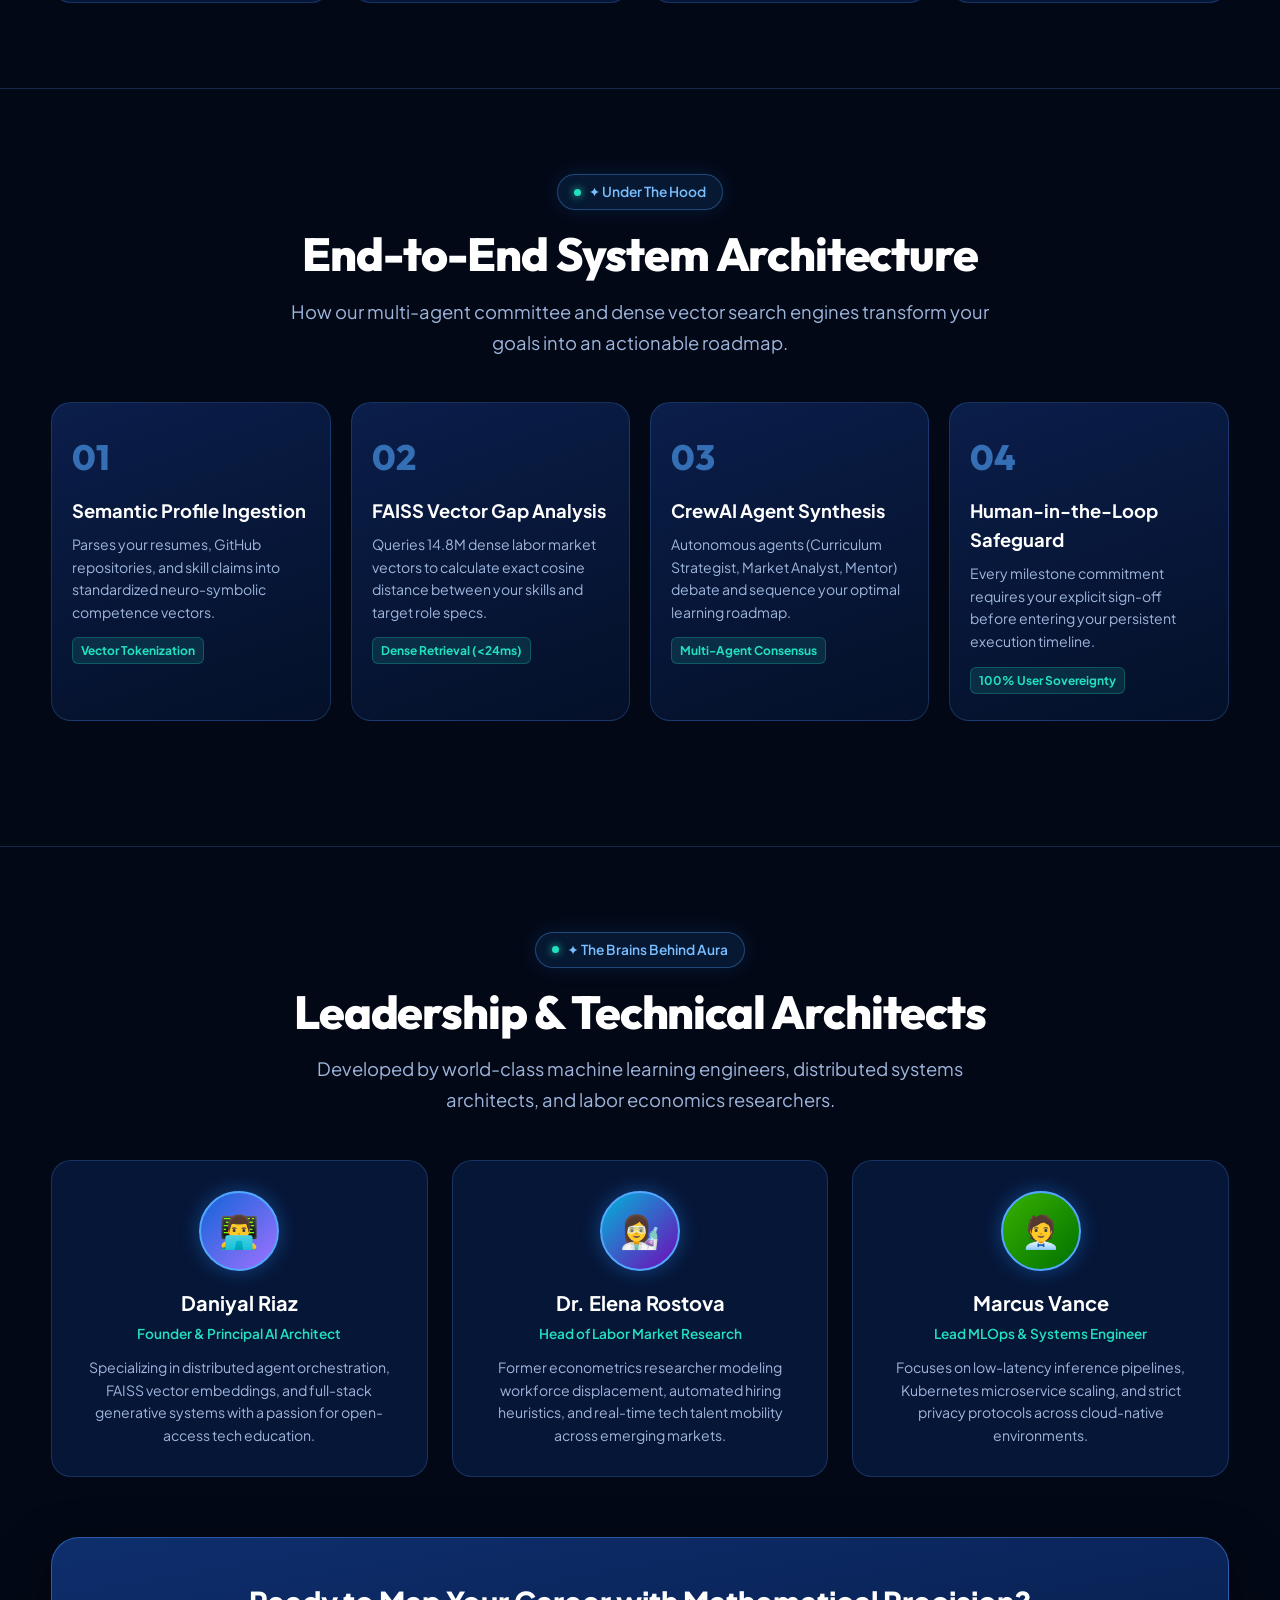
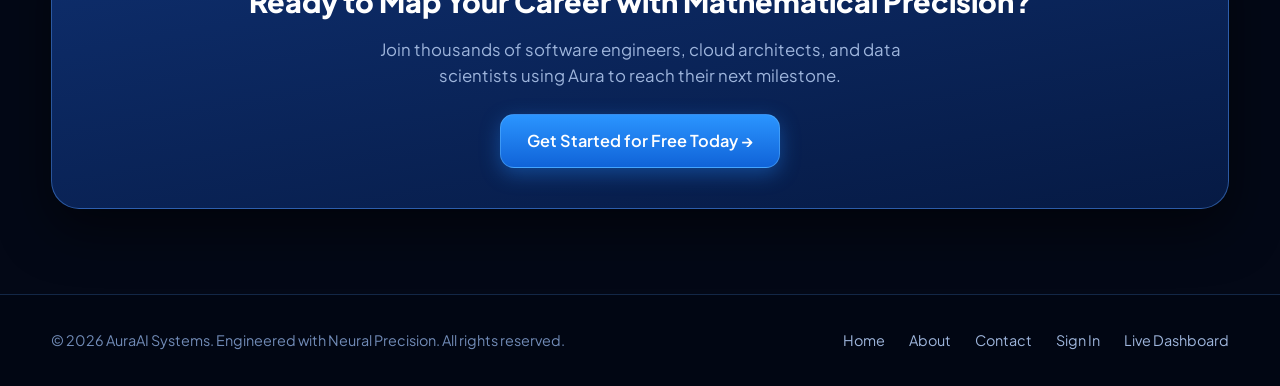
<file: about.html>
<!DOCTYPE html>
<html lang="en">
<head>
<meta charset="utf-8">
<meta name="viewport" content="width=device-width, initial-scale=1, viewport-fit=cover">
<meta name="description" content="AuraAI - Intelligent AI Career & Skills Navigator. Discover skill gaps, curated free resources, and market trends.">
<title>About AuraAI | Pioneering Neuro-Symbolic Career Intelligence</title>
<link rel="preconnect" href="https://fonts.googleapis.com">
<link rel="preconnect" href="https://fonts.gstatic.com" crossorigin>
<link href="https://fonts.googleapis.com/css2?family=Outfit:wght@400;500;600;700;800&family=Plus+Jakarta+Sans:wght@400;500;600;700;800&display=swap" rel="stylesheet">
<style>
:root {
  --bg-deep: #030816;
  --bg-surface: #061533;
  --bg-elevated: #0a214d;
  --panel: rgba(9, 28, 69, 0.72);
  --panel-solid: #0d265a;
  --panel-glass: rgba(14, 38, 92, 0.58);
  --line: rgba(85, 155, 255, 0.22);
  --line-strong: rgba(85, 155, 255, 0.45);
  --line-glow: rgba(37, 140, 255, 0.6);
  --blue: #258cff;
  --blue-light: #52a7ff;
  --blue-deep: #1063d8;
  --cyan: #22e0c0;
  --violet: #a272ff;
  --green: #00e599;
  --text: #f4f8ff;
  --text-muted: #9eb5dc;
  --text-dim: #718bb7;
  --radius-sm: 10px;
  --radius-md: 14px;
  --radius-lg: 20px;
  --radius-xl: 28px;
  --font: 'Plus Jakarta Sans', system-ui, -apple-system, sans-serif;
  --font-display: 'Outfit', 'Plus Jakarta Sans', system-ui, sans-serif;
  --header-height: 74px;
}

*, *::before, *::after {
  box-sizing: border-box;
  margin: 0;
  padding: 0;
}

html {
  scroll-behavior: smooth;
  scroll-padding-top: calc(var(--header-height) + 16px);
  -webkit-text-size-adjust: 100%;
}

body {
  font-family: var(--font);
  color: var(--text);
  background-color: var(--bg-deep);
  line-height: 1.6;
  min-height: 100vh;
  display: flex;
  flex-direction: column;
  overflow-x: hidden;
  position: relative;
  margin: 0;
  padding: 0;
}

/* Background Ambient Lighting */
body::before {
  content: "";
  position: fixed;
  inset: 0;
  z-index: -1;
  background:
    radial-gradient(1100px 700px at 85% 8%, rgba(37, 140, 255, 0.22), transparent 60%),
    radial-gradient(900px 600px at 10% 2%, rgba(162, 114, 255, 0.18), transparent 55%),
    radial-gradient(700px 500px at 50% 85%, rgba(34, 224, 192, 0.12), transparent 60%),
    linear-gradient(165deg, #020613 0%, #051433 50%, #061a44 100%);
  background-attachment: fixed;
  pointer-events: none;
}

a {
  color: inherit;
  text-decoration: none;
}

button {
  font-family: inherit;
  border: none;
  background: none;
  color: inherit;
}

:focus-visible {
  outline: 2px solid var(--cyan);
  outline-offset: 3px;
  border-radius: 8px;
}

.wrap {
  width: min(1200px, 92%);
  margin-inline: auto;
}

/* SITE HEADER */
header.site-header {
  position: fixed;
  top: 0;
  left: 0;
  right: 0;
  height: var(--header-height);
  z-index: 1000;
  background: linear-gradient(90deg, #091c44 0%, #0e2e6d 25%, #143e91 50%, #0e2e6d 75%, #091c44 100%);
  backdrop-filter: blur(24px);
  -webkit-backdrop-filter: blur(24px);
  border-bottom: 2px solid #00c8ff;
  box-shadow: 0 4px 25px rgba(0, 140, 255, 0.35), 0 10px 40px rgba(0, 0, 0, 0.5);
  transition: background 0.3s ease, border-color 0.3s ease, box-shadow 0.3s ease;
}

header.site-header.scrolled {
  background: linear-gradient(90deg, #071738 0%, #0c265c 25%, #10337a 50%, #0c265c 75%, #071738 100%);
  border-bottom-color: #00e5ff;
  box-shadow: 0 8px 35px rgba(0, 0, 0, 0.6), 0 0 25px rgba(0, 200, 255, 0.4);
}

.nav-bar {
  display: flex;
  align-items: center;
  justify-content: space-between;
  height: 100%;
  gap: 16px;
}

.brand {
  display: flex;
  align-items: center;
  gap: 12px;
  min-width: 0;
  flex-shrink: 0;
}

.brand-icon {
  width: 38px;
  height: 38px;
  border-radius: 11px;
  background: linear-gradient(135deg, rgba(37, 140, 255, 0.25), rgba(162, 114, 255, 0.25));
  border: 1px solid var(--line-strong);
  display: grid;
  place-items: center;
  box-shadow: 0 0 18px rgba(37, 140, 255, 0.4);
  flex-shrink: 0;
}

.brand-icon svg {
  width: 22px;
  height: 22px;
  fill: #3aa4ff;
  filter: drop-shadow(0 0 8px rgba(58, 164, 255, 0.8));
}

.brand-text {
  display: flex;
  align-items: center;
  gap: 12px;
}

.brand-title {
  font-family: var(--font-display);
  font-size: 1.55rem;
  font-weight: 800;
  letter-spacing: -0.03em;
  color: #fff;
  white-space: nowrap;
}

.brand-title span {
  background: linear-gradient(90deg, #3aa0ff, #7ac0ff);
  -webkit-background-clip: text;
  background-clip: text;
  color: transparent;
}

.brand-divider {
  height: 22px;
  width: 1px;
  background: var(--line);
}

.brand-tagline {
  color: var(--text-muted);
  font-size: 0.88rem;
  font-weight: 500;
  white-space: nowrap;
}

/* Desktop Nav */
.desktop-nav {
  display: flex;
  align-items: center;
  gap: 6px;
}

.nav-link {
  padding: 8px 16px;
  border-radius: var(--radius-sm);
  font-weight: 600;
  font-size: 0.92rem;
  color: #d2e2fe;
  transition: all 0.2s ease;
  position: relative;
}

.nav-link:hover {
  color: #fff;
  background: rgba(37, 140, 255, 0.12);
}

.nav-link.active {
  color: #fff;
  background: rgba(37, 140, 255, 0.2);
  border: 1px solid rgba(82, 167, 255, 0.35);
  box-shadow: 0 4px 14px rgba(37, 140, 255, 0.25);
}

.nav-actions {
  display: flex;
  align-items: center;
  gap: 10px;
}

.btn {
  display: inline-flex;
  align-items: center;
  justify-content: center;
  gap: 8px;
  padding: 9px 18px;
  border-radius: var(--radius-sm);
  font-family: var(--font);
  font-size: 0.92rem;
  font-weight: 600;
  cursor: pointer;
  border: 1px solid var(--line);
  color: var(--text);
  background: rgba(13, 38, 90, 0.5);
  transition: all 0.2s cubic-bezier(0.16, 1, 0.3, 1);
  white-space: nowrap;
}

.btn:hover {
  background: rgba(37, 140, 255, 0.2);
  border-color: var(--line-strong);
  color: #fff;
  transform: translateY(-1px);
}

.btn:active {
  transform: translateY(1px);
}

.btn-primary {
  background: linear-gradient(180deg, #2b95ff 0%, #1063d8 100%);
  border-color: rgba(94, 182, 255, 0.5);
  color: #fff;
  box-shadow: 0 6px 20px rgba(37, 140, 255, 0.38);
}

.btn-primary:hover {
  background: linear-gradient(180deg, #3ea2ff 0%, #156ee9 100%);
  border-color: rgba(140, 204, 255, 0.7);
  box-shadow: 0 8px 25px rgba(37, 140, 255, 0.55);
}

.btn-lg {
  padding: 13px 26px;
  font-size: 1.02rem;
  border-radius: var(--radius-md);
}

.btn-outline {
  background: transparent;
  border: 1px solid var(--line-strong);
}

.btn-outline:hover {
  background: rgba(37, 140, 255, 0.15);
  border-color: var(--blue-light);
}

.mobile-toggle {
  display: none;
  width: 42px;
  height: 42px;
  border-radius: 10px;
  border: 1px solid var(--line);
  background: rgba(9, 28, 69, 0.6);
  color: #fff;
  cursor: pointer;
  align-items: center;
  justify-content: center;
  flex-direction: column;
  gap: 5px;
  padding: 0;
  transition: all 0.2s ease;
}

.mobile-toggle span {
  width: 20px;
  height: 2px;
  background-color: #d6e5ff;
  border-radius: 2px;
  transition: all 0.25s ease;
}

.mobile-toggle.active span:nth-child(1) {
  transform: translateY(7px) rotate(45deg);
}
.mobile-toggle.active span:nth-child(2) {
  opacity: 0;
}
.mobile-toggle.active span:nth-child(3) {
  transform: translateY(-7px) rotate(-45deg);
}

.mobile-drawer {
  display: none;
  position: fixed;
  top: var(--header-height);
  left: 0;
  right: 0;
  background: rgba(3, 9, 24, 0.98);
  backdrop-filter: blur(20px);
  -webkit-backdrop-filter: blur(20px);
  border-bottom: 1px solid var(--line-strong);
  padding: 18px 5% 24px;
  z-index: 999;
  flex-direction: column;
  gap: 12px;
  box-shadow: 0 20px 40px rgba(0, 0, 0, 0.6);
  transform: translateY(-10px);
  opacity: 0;
  pointer-events: none;
  transition: all 0.25s ease;
}

.mobile-drawer.open {
  display: flex;
  transform: translateY(0);
  opacity: 1;
  pointer-events: auto;
}

.mobile-drawer .nav-link {
  padding: 12px 16px;
  font-size: 1rem;
  border-bottom: 1px solid rgba(85, 155, 255, 0.1);
}

.mobile-drawer-actions {
  display: grid;
  grid-template-columns: 1fr 1fr;
  gap: 10px;
  margin-top: 10px;
}

.mobile-drawer-actions .btn {
  width: 100%;
  padding: 12px;
}

/* Page Main */
main.site-main {
  margin-top: var(--header-height);
  flex: 1;
}

/* Common Section & Typography */
.block-section {
  padding: 85px 0;
  border-top: 1px solid var(--line);
  position: relative;
}

.section-head {
  margin-bottom: 44px;
}

.section-head.text-center {
  text-align: center;
}

.section-head.text-center p {
  margin-inline: auto;
}

.badge {
  display: inline-flex;
  align-items: center;
  gap: 8px;
  padding: 6px 16px;
  border-radius: 999px;
  border: 1px solid rgba(82, 167, 255, 0.35);
  background: rgba(37, 140, 255, 0.12);
  color: #79beff;
  font-weight: 600;
  font-size: 0.86rem;
  margin-bottom: 18px;
  box-shadow: 0 0 20px rgba(37, 140, 255, 0.15);
}

.badge-dot {
  width: 7px;
  height: 7px;
  border-radius: 50%;
  background: var(--cyan);
  box-shadow: 0 0 8px var(--cyan);
}

.badge-dot.pulse {
  animation: pulse-dot 2s infinite;
}

@keyframes pulse-dot {
  0% { transform: scale(1); opacity: 1; }
  50% { transform: scale(1.4); opacity: 0.6; }
  100% { transform: scale(1); opacity: 1; }
}

h1.hero-title, .page-hero-title {
  font-family: var(--font-display);
  font-size: clamp(2.4rem, 5.2vw, 4.4rem);
  line-height: 1.08;
  font-weight: 800;
  letter-spacing: -0.035em;
  margin-bottom: 20px;
}

h2.section-title {
  font-family: var(--font-display);
  font-size: clamp(2rem, 3.8vw, 2.9rem);
  line-height: 1.15;
  font-weight: 800;
  letter-spacing: -0.025em;
  margin-bottom: 14px;
  color: #fff;
}

.gradient-text {
  font-style: normal;
  background: linear-gradient(90deg, #3aa4ff 0%, #aa75ff 100%);
  -webkit-background-clip: text;
  background-clip: text;
  color: transparent;
}

.lead {
  color: var(--text-muted);
  font-size: clamp(1rem, 1.8vw, 1.15rem);
  line-height: 1.7;
  max-width: 620px;
  margin-bottom: 32px;
}

/* STATS COUNTER BAR */
.stats-counter-bar {
  display: grid;
  grid-template-columns: repeat(4, 1fr);
  gap: 18px;
  margin: 40px 0 20px;
}

.stat-card {
  background: linear-gradient(160deg, rgba(14, 38, 92, 0.7) 0%, rgba(6, 21, 51, 0.8) 100%);
  border: 1px solid var(--line);
  border-radius: var(--radius-lg);
  padding: 22px 20px;
  text-align: center;
  position: relative;
  overflow: hidden;
  transition: all 0.25s ease;
  backdrop-filter: blur(12px);
}

.stat-card:hover {
  transform: translateY(-4px);
  border-color: var(--line-strong);
  box-shadow: 0 12px 30px rgba(0, 0, 0, 0.4), 0 0 20px rgba(37, 140, 255, 0.2);
}

.stat-number {
  font-family: var(--font-display);
  font-size: clamp(1.8rem, 2.8vw, 2.5rem);
  font-weight: 800;
  color: #fff;
  background: linear-gradient(90deg, #ffffff 0%, #85c2ff 100%);
  -webkit-background-clip: text;
  background-clip: text;
  color: transparent;
  line-height: 1.1;
}

.stat-label {
  font-size: 0.82rem;
  font-weight: 600;
  color: var(--text-muted);
  text-transform: uppercase;
  letter-spacing: 0.06em;
  margin-top: 6px;
}

.stat-sub {
  font-size: 0.78rem;
  color: var(--cyan);
  margin-top: 4px;
}

/* HERO SECTION */
.hero-section {
  padding: 65px 0 40px;
  position: relative;
}

.hero-grid {
  display: grid;
  grid-template-columns: 1.18fr 0.82fr;
  gap: 40px;
  align-items: center;
}

.hero-cta {
  display: flex;
  align-items: center;
  flex-wrap: wrap;
  gap: 14px;
}

.portrait-stage {
  position: relative;
  justify-self: center;
  width: min(390px, 80vw);
  aspect-ratio: 1;
}

.portrait-glow {
  position: absolute;
  inset: -14px;
  border-radius: 50%;
  border: 2px solid rgba(37, 140, 255, 0.65);
  box-shadow:
    0 0 55px rgba(37, 140, 255, 0.35),
    inset 0 0 45px rgba(37, 140, 255, 0.18);
  animation: pulse-ring 4s ease-in-out infinite;
}

@keyframes pulse-ring {
  0%, 100% { transform: scale(1); opacity: 0.85; }
  50% { transform: scale(1.02); opacity: 1; }
}

.portrait-img-box {
  position: relative;
  width: 100%;
  height: 100%;
  border-radius: 50%;
  overflow: hidden;
  border: 3px solid rgba(82, 167, 255, 0.85);
  box-shadow: 0 15px 45px rgba(0, 0, 0, 0.5);
  background: #09204c;
}

.portrait-img-box img {
  width: 100%;
  height: 100%;
  object-fit: cover;
  object-position: 50% 18%;
  display: block;
}

.hello-bubble {
  position: absolute;
  right: -24px;
  bottom: -28px;
  background: var(--panel-solid);
  border: 1px solid var(--line-strong);
  border-radius: var(--radius-lg);
  padding: 14px 20px;
  box-shadow: 0 18px 40px rgba(0, 0, 0, 0.5), 0 0 30px rgba(37, 140, 255, 0.25);
  z-index: 2;
  backdrop-filter: blur(12px);
}

.hello-bubble strong {
  display: flex;
  align-items: center;
  gap: 8px;
  font-size: 1.05rem;
  color: #fff;
}

.hello-bubble strong svg {
  width: 18px;
  height: 18px;
  fill: #3aa4ff;
}

.hello-bubble span {
  display: block;
  color: var(--text-muted);
  font-size: 0.86rem;
  margin-top: 2px;
}

/* Floating Telemetry Badges */
.telemetry-badge {
  position: absolute;
  background: rgba(8, 22, 54, 0.92);
  border: 1px solid rgba(82, 167, 255, 0.4);
  border-radius: 20px;
  padding: 8px 14px;
  font-size: 0.82rem;
  color: #e0eeff;
  display: flex;
  align-items: center;
  gap: 8px;
  box-shadow: 0 10px 25px rgba(0, 0, 0, 0.55), 0 0 15px rgba(37, 140, 255, 0.2);
  z-index: 5;
  backdrop-filter: blur(12px);
}

.telemetry-badge.tb-top-left {
  top: 6%;
  left: -28px;
  animation: float-badge 4s ease-in-out infinite;
}

.telemetry-badge.tb-bottom-left {
  bottom: 12%;
  left: -20px;
  animation: float-badge 5s ease-in-out infinite reverse;
}

@keyframes float-badge {
  0%, 100% { transform: translateY(0); }
  50% { transform: translateY(-8px); }
}

/* INTERACTIVE CAREER DIAGNOSTIC WIDGET */
.diagnostic-widget {
  background: linear-gradient(165deg, rgba(12, 32, 77, 0.8) 0%, rgba(6, 18, 44, 0.9) 100%);
  border: 1px solid var(--line-strong);
  border-radius: var(--radius-xl);
  padding: 36px;
  margin: 40px 0;
  box-shadow: 0 25px 60px rgba(0, 0, 0, 0.5), 0 0 40px rgba(37, 140, 255, 0.15);
}

.role-tabs {
  display: flex;
  gap: 10px;
  flex-wrap: wrap;
  margin-bottom: 28px;
  border-bottom: 1px solid var(--line);
  padding-bottom: 16px;
}

.role-tab-btn {
  padding: 10px 18px;
  border-radius: 999px;
  border: 1px solid var(--line);
  background: rgba(10, 26, 62, 0.6);
  color: var(--text-muted);
  font-size: 0.9rem;
  font-weight: 600;
  cursor: pointer;
  transition: all 0.2s ease;
}

.role-tab-btn:hover {
  color: #fff;
  border-color: var(--line-strong);
  background: rgba(37, 140, 255, 0.15);
}

.role-tab-btn.active {
  color: #fff;
  background: linear-gradient(90deg, #1864d4 0%, #3a97ff 100%);
  border-color: var(--cyan);
  box-shadow: 0 4px 16px rgba(37, 140, 255, 0.4);
}

.diagnostic-display-grid {
  display: grid;
  grid-template-columns: 1.15fr 0.85fr;
  gap: 30px;
  align-items: start;
}

.diag-left h3 {
  font-size: 1.5rem;
  color: #fff;
  font-weight: 800;
  margin-bottom: 8px;
  display: flex;
  align-items: center;
  gap: 12px;
}

.demand-chip {
  font-size: 0.8rem;
  padding: 4px 12px;
  border-radius: 999px;
  background: rgba(0, 229, 153, 0.15);
  border: 1px solid var(--green);
  color: var(--green);
  font-weight: 700;
}

.diag-salary-row {
  display: flex;
  align-items: baseline;
  gap: 12px;
  margin: 16px 0 24px;
}

.diag-salary-val {
  font-size: 1.8rem;
  font-weight: 800;
  color: var(--cyan);
  font-family: var(--font-display);
}

.diag-salary-label {
  color: var(--text-muted);
  font-size: 0.9rem;
}

.skills-progress-list {
  display: flex;
  flex-direction: column;
  gap: 14px;
}

.skill-row {
  display: flex;
  flex-direction: column;
  gap: 6px;
}

.skill-info {
  display: flex;
  justify-content: space-between;
  font-size: 0.88rem;
  font-weight: 600;
}

.skill-bar-track {
  width: 100%;
  height: 8px;
  border-radius: 999px;
  background: rgba(255, 255, 255, 0.08);
  overflow: hidden;
}

.skill-bar-fill {
  height: 100%;
  border-radius: 999px;
  background: linear-gradient(90deg, #258cff, #22e0c0);
  transition: width 0.6s cubic-bezier(0.16, 1, 0.3, 1);
}

.diag-right {
  background: rgba(3, 12, 34, 0.65);
  border: 1px solid var(--line);
  border-radius: var(--radius-lg);
  padding: 24px;
}

.diag-right h4 {
  font-size: 1.05rem;
  font-weight: 700;
  color: #fff;
  margin-bottom: 14px;
  display: flex;
  align-items: center;
  gap: 8px;
}

.course-item {
  display: flex;
  align-items: flex-start;
  gap: 12px;
  padding: 12px;
  border-radius: 10px;
  background: rgba(9, 28, 69, 0.5);
  border: 1px solid rgba(85, 155, 255, 0.15);
  margin-bottom: 10px;
}

.course-badge {
  background: rgba(34, 224, 192, 0.15);
  color: var(--cyan);
  border: 1px solid rgba(34, 224, 192, 0.3);
  font-size: 0.72rem;
  font-weight: 700;
  padding: 2px 8px;
  border-radius: 6px;
  white-space: nowrap;
}

.course-info strong {
  display: block;
  font-size: 0.9rem;
  color: #fff;
}

.course-info span {
  display: block;
  font-size: 0.8rem;
  color: var(--text-muted);
}

/* TECH ECOSYSTEM MARQUEE */
.tech-strip {
  display: flex;
  align-items: center;
  justify-content: center;
  flex-wrap: wrap;
  gap: 18px;
  padding: 28px 0;
  border-top: 1px solid rgba(85, 155, 255, 0.12);
  border-bottom: 1px solid rgba(85, 155, 255, 0.12);
  margin: 40px 0 60px;
}

.tech-pill {
  display: inline-flex;
  align-items: center;
  gap: 8px;
  padding: 8px 16px;
  border-radius: 999px;
  background: rgba(7, 22, 53, 0.7);
  border: 1px solid rgba(85, 155, 255, 0.2);
  color: #a8c8ff;
  font-size: 0.85rem;
  font-weight: 600;
  transition: all 0.2s ease;
}

.tech-pill:hover {
  border-color: var(--blue-light);
  color: #fff;
  transform: translateY(-2px);
}

/* FEATURES SECTION */
.features-grid {
  display: grid;
  grid-template-columns: repeat(4, 1fr);
  gap: 20px;
}

.feature-card {
  background: var(--panel);
  border: 1px solid var(--line);
  border-radius: var(--radius-lg);
  padding: 26px 22px;
  transition: all 0.25s cubic-bezier(0.16, 1, 0.3, 1);
  position: relative;
  overflow: hidden;
}

.feature-card:hover {
  transform: translateY(-4px);
  border-color: var(--line-strong);
  background: rgba(14, 38, 92, 0.7);
  box-shadow: 0 16px 36px rgba(0, 0, 0, 0.3), 0 0 24px rgba(37, 140, 255, 0.15);
}

.feature-icon {
  width: 50px;
  height: 50px;
  border-radius: 14px;
  display: grid;
  place-items: center;
  background: linear-gradient(145deg, #133c8c, #0a214d);
  border: 1px solid var(--line-strong);
  color: var(--blue-light);
  margin-bottom: 18px;
  box-shadow: inset 0 1px 0 rgba(255, 255, 255, 0.1);
}

.feature-icon svg {
  width: 24px;
  height: 24px;
}

.feature-card h3 {
  font-size: 1.15rem;
  font-weight: 700;
  margin-bottom: 10px;
  color: #fff;
}

.feature-card p {
  color: var(--text-muted);
  font-size: 0.92rem;
  line-height: 1.6;
}

.feature-metric-tag {
  display: inline-block;
  margin-top: 14px;
  padding: 3px 10px;
  border-radius: 6px;
  background: rgba(37, 140, 255, 0.15);
  color: #8bc2ff;
  font-size: 0.76rem;
  font-weight: 700;
}

/* COMPARISON SECTION */
.comparison-wrap {
  margin: 60px 0;
  background: linear-gradient(175deg, rgba(11, 29, 69, 0.8) 0%, rgba(4, 15, 38, 0.9) 100%);
  border: 1px solid var(--line);
  border-radius: var(--radius-xl);
  padding: 36px;
  overflow-x: auto;
}

.comparison-table {
  width: 100%;
  border-collapse: collapse;
  text-align: left;
}

.comparison-table th {
  padding: 16px 20px;
  font-size: 0.95rem;
  font-weight: 700;
  color: #fff;
  border-bottom: 1px solid var(--line-strong);
}

.comparison-table th.highlight-col {
  color: var(--cyan);
  background: rgba(34, 224, 192, 0.08);
  border-radius: 12px 12px 0 0;
}

.comparison-table td {
  padding: 16px 20px;
  font-size: 0.92rem;
  color: var(--text-muted);
  border-bottom: 1px solid rgba(85, 155, 255, 0.12);
}

.comparison-table td.highlight-col {
  color: #fff;
  font-weight: 600;
  background: rgba(34, 224, 192, 0.05);
}

/* TESTIMONIALS SECTION */
.testimonials-grid {
  display: grid;
  grid-template-columns: repeat(3, 1fr);
  gap: 24px;
  margin-top: 40px;
}

.testimonial-card {
  background: var(--panel);
  border: 1px solid var(--line);
  border-radius: var(--radius-lg);
  padding: 28px;
  display: flex;
  flex-direction: column;
  justify-content: space-between;
  transition: all 0.25s ease;
}

.testimonial-card:hover {
  transform: translateY(-4px);
  border-color: var(--line-strong);
  box-shadow: 0 16px 36px rgba(0, 0, 0, 0.4);
}

.test-quote {
  font-size: 0.95rem;
  color: #d6e5ff;
  line-height: 1.65;
  margin-bottom: 20px;
  font-style: italic;
}

.test-user {
  display: flex;
  align-items: center;
  gap: 14px;
  border-top: 1px solid var(--line);
  padding-top: 16px;
}

.test-avatar {
  width: 46px;
  height: 46px;
  border-radius: 50%;
  background: linear-gradient(135deg, #1f6bdf, #a272ff);
  display: grid;
  place-items: center;
  font-weight: 700;
  color: #fff;
  font-size: 1.1rem;
}

.test-meta strong {
  display: block;
  color: #fff;
  font-size: 0.95rem;
}

.test-meta span {
  display: block;
  color: var(--cyan);
  font-size: 0.8rem;
  font-weight: 600;
}

/* ABOUT SECTION ARCHITECTURE PIPELINE */
.architecture-pipeline {
  display: grid;
  grid-template-columns: repeat(4, 1fr);
  gap: 20px;
  margin: 40px 0;
}

.pipeline-step {
  background: linear-gradient(160deg, rgba(14, 38, 92, 0.75) 0%, rgba(5, 18, 44, 0.85) 100%);
  border: 1px solid var(--line);
  border-radius: var(--radius-lg);
  padding: 26px 20px;
  position: relative;
  transition: all 0.25s ease;
}

.pipeline-step:hover {
  transform: translateY(-4px);
  border-color: var(--cyan);
  box-shadow: 0 15px 35px rgba(0, 0, 0, 0.4), 0 0 25px rgba(34, 224, 192, 0.2);
}

.pipeline-step-num {
  font-family: var(--font-display);
  font-size: 2.2rem;
  font-weight: 800;
  color: var(--blue-light);
  opacity: 0.6;
  margin-bottom: 10px;
}

.pipeline-step h3 {
  font-size: 1.15rem;
  font-weight: 700;
  color: #fff;
  margin-bottom: 8px;
}

.pipeline-step p {
  color: var(--text-muted);
  font-size: 0.88rem;
  line-height: 1.6;
}

.pipeline-badge {
  display: inline-block;
  margin-top: 14px;
  font-size: 0.75rem;
  font-weight: 700;
  padding: 3px 8px;
  border-radius: 6px;
  background: rgba(34, 224, 192, 0.12);
  color: var(--cyan);
  border: 1px solid rgba(34, 224, 192, 0.25);
}

/* TEAM GRID */
.team-grid {
  display: grid;
  grid-template-columns: repeat(3, 1fr);
  gap: 24px;
  margin-top: 40px;
}

.team-card {
  background: var(--panel);
  border: 1px solid var(--line);
  border-radius: var(--radius-lg);
  padding: 30px 24px;
  text-align: center;
  transition: all 0.25s ease;
}

.team-card:hover {
  transform: translateY(-4px);
  border-color: var(--line-strong);
  box-shadow: 0 15px 35px rgba(0, 0, 0, 0.4);
}

.team-avatar-box {
  width: 80px;
  height: 80px;
  border-radius: 50%;
  margin: 0 auto 16px;
  background: linear-gradient(135deg, #1063d8, #a272ff);
  display: grid;
  place-items: center;
  font-size: 2rem;
  color: #fff;
  border: 2px solid var(--blue-light);
  box-shadow: 0 0 20px rgba(37, 140, 255, 0.4);
}

.team-card h3 {
  font-size: 1.25rem;
  color: #fff;
  font-weight: 700;
  margin-bottom: 4px;
}

.team-role {
  color: var(--cyan);
  font-size: 0.85rem;
  font-weight: 600;
  margin-bottom: 12px;
}

.team-bio {
  color: var(--text-muted);
  font-size: 0.88rem;
  line-height: 1.6;
}

/* CONTACT MULTI-CHANNEL CARDS */
.contact-channels-grid {
  display: grid;
  grid-template-columns: repeat(4, 1fr);
  gap: 18px;
  margin: 40px 0;
}

.channel-card {
  background: var(--panel);
  border: 1px solid var(--line);
  border-radius: var(--radius-lg);
  padding: 24px 20px;
  transition: all 0.25s ease;
}

.channel-card:hover {
  transform: translateY(-3px);
  border-color: var(--blue-light);
  box-shadow: 0 12px 30px rgba(0, 0, 0, 0.35);
}

.channel-icon {
  width: 44px;
  height: 44px;
  border-radius: 12px;
  background: rgba(37, 140, 255, 0.15);
  border: 1px solid rgba(82, 167, 255, 0.3);
  display: grid;
  place-items: center;
  color: var(--blue-light);
  margin-bottom: 14px;
}

.channel-card h4 {
  font-size: 1.05rem;
  color: #fff;
  margin-bottom: 6px;
  font-weight: 700;
}

.channel-card p {
  color: var(--text-muted);
  font-size: 0.85rem;
  line-height: 1.5;
  margin-bottom: 10px;
}

.channel-value {
  color: var(--cyan);
  font-size: 0.88rem;
  font-weight: 700;
  word-break: break-all;
}

/* SMART CONTACT FORM & FAQ SECTION */
.contact-interactive-layout {
  display: grid;
  grid-template-columns: 1fr 1fr;
  gap: 40px;
  align-items: start;
  margin-top: 30px;
}

.contact-form-box {
  background: linear-gradient(170deg, #0d2a66 0%, #06183d 100%);
  border: 1px solid var(--line-strong);
  border-radius: var(--radius-xl);
  padding: 34px 30px;
  box-shadow: 0 25px 60px rgba(0, 0, 0, 0.6);
}

.form-group {
  display: flex;
  flex-direction: column;
  gap: 8px;
  margin-bottom: 18px;
}

.form-group label {
  font-size: 0.88rem;
  font-weight: 600;
  color: #d6e4ff;
}

.form-control {
  width: 100%;
  padding: 13px 16px;
  border-radius: 10px;
  background: rgba(3, 9, 24, 0.65);
  border: 1px solid var(--line);
  color: #fff;
  font-family: var(--font);
  font-size: 0.95rem;
  transition: all 0.2s ease;
}

.form-control:focus {
  outline: none;
  border-color: var(--blue-light);
  box-shadow: 0 0 0 3px rgba(37, 140, 255, 0.25);
  background: rgba(3, 9, 24, 0.9);
}

.priority-selector {
  display: flex;
  gap: 10px;
}

.priority-pill {
  flex: 1;
  text-align: center;
  padding: 8px 12px;
  border-radius: 8px;
  border: 1px solid var(--line);
  background: rgba(4, 15, 38, 0.6);
  color: var(--text-muted);
  font-size: 0.85rem;
  font-weight: 600;
  cursor: pointer;
  transition: all 0.2s ease;
}

.priority-pill.active {
  background: rgba(37, 140, 255, 0.25);
  border-color: var(--blue-light);
  color: #fff;
}

.char-counter {
  text-align: right;
  font-size: 0.78rem;
  color: var(--text-dim);
  margin-top: 4px;
}

.form-feedback {
  display: none;
  padding: 14px 18px;
  border-radius: var(--radius-sm);
  margin-top: 16px;
  font-size: 0.92rem;
  font-weight: 600;
  text-align: center;
}

.form-feedback.success {
  display: block;
  background: rgba(34, 224, 192, 0.15);
  border: 1px solid var(--cyan);
  color: var(--cyan);
}

/* FAQ ACCORDION */
.faq-wrap {
  display: flex;
  flex-direction: column;
  gap: 14px;
}

.faq-item {
  background: var(--panel);
  border: 1px solid var(--line);
  border-radius: var(--radius-md);
  overflow: hidden;
  transition: all 0.2s ease;
}

.faq-item:hover {
  border-color: var(--line-strong);
}

.faq-question {
  width: 100%;
  padding: 18px 22px;
  display: flex;
  align-items: center;
  justify-content: space-between;
  gap: 12px;
  text-align: left;
  font-size: 1rem;
  font-weight: 700;
  color: #fff;
  cursor: pointer;
  background: transparent;
}

.faq-icon {
  font-size: 1.2rem;
  color: var(--blue-light);
  transition: transform 0.25s ease;
}

.faq-item.open .faq-icon {
  transform: rotate(45deg);
  color: var(--cyan);
}

.faq-answer {
  display: none;
  padding: 0 22px 20px;
  color: var(--text-muted);
  font-size: 0.92rem;
  line-height: 1.65;
}

.faq-item.open .faq-answer {
  display: block;
}

/* OFFICE CLOCKS BAR */
.clocks-bar {
  display: grid;
  grid-template-columns: repeat(3, 1fr);
  gap: 18px;
  margin-top: 40px;
  padding: 24px;
  background: rgba(6, 18, 44, 0.7);
  border: 1px solid var(--line);
  border-radius: var(--radius-lg);
}

.clock-card {
  display: flex;
  align-items: center;
  gap: 14px;
}

.clock-dot {
  width: 10px;
  height: 10px;
  border-radius: 50%;
  background: var(--green);
  box-shadow: 0 0 10px var(--green);
  animation: pulse-dot 2s infinite;
}

.clock-info strong {
  display: block;
  font-size: 0.95rem;
  color: #fff;
}

.clock-time {
  font-family: monospace;
  font-size: 1.25rem;
  font-weight: 700;
  color: var(--cyan);
  margin-top: 2px;
}

/* FOOTER */
footer.site-footer {
  margin-top: auto;
  border-top: 1px solid var(--line);
  background: rgba(2, 7, 20, 0.95);
  padding: 34px 0;
}

.footer-content {
  display: flex;
  justify-content: space-between;
  align-items: center;
  flex-wrap: wrap;
  gap: 20px;
  color: var(--text-dim);
  font-size: 0.9rem;
}

.footer-nav {
  display: flex;
  gap: 24px;
  flex-wrap: wrap;
}

.footer-nav a {
  color: var(--text-muted);
  transition: color 0.2s ease;
}

.footer-nav a:hover {
  color: #fff;
}

/* AUTH SECTION STYLING (For embedded in index.html) */
.auth-section {
  padding: 50px 0 85px;
  position: relative;
}

.auth-container {
  max-width: 480px;
  margin: 0 auto;
  background: linear-gradient(170deg, #0d2a66 0%, #06183d 100%);
  border: 1px solid var(--line-strong);
  border-radius: var(--radius-xl);
  padding: 36px 32px 30px;
  box-shadow: 0 30px 80px rgba(0, 0, 0, 0.65), 0 0 50px rgba(37, 140, 255, 0.2);
  position: relative;
}

.auth-header {
  display: flex;
  align-items: center;
  gap: 14px;
  margin-bottom: 24px;
}

.auth-avatar-box {
  width: 52px;
  height: 52px;
  border-radius: 50%;
  overflow: hidden;
  border: 2px solid var(--blue-light);
  box-shadow: 0 0 16px rgba(37, 140, 255, 0.35);
  flex-shrink: 0;
}

.auth-avatar-box img {
  width: 100%;
  height: 100%;
  object-fit: cover;
  object-position: 50% 18%;
  display: block;
}

.auth-header-text h2 {
  font-size: 1.45rem;
  font-weight: 800;
  color: #fff;
}

.auth-header-text p {
  color: var(--text-muted);
  font-size: 0.88rem;
  margin-top: 2px;
}

.auth-tabs {
  display: grid;
  grid-template-columns: 1fr 1fr;
  background: rgba(3, 9, 24, 0.65);
  border-radius: 12px;
  padding: 4px;
  margin-bottom: 26px;
  border: 1px solid var(--line);
}

.auth-tab-btn {
  padding: 10px;
  font-weight: 700;
  font-size: 0.92rem;
  color: var(--text-muted);
  border-radius: 9px;
  cursor: pointer;
  transition: all 0.2s ease;
  text-align: center;
}

.auth-tab-btn.active {
  background: var(--blue);
  color: #fff;
  box-shadow: 0 4px 12px rgba(37, 140, 255, 0.4);
}

.auth-pane {
  display: none;
}

.auth-pane.active {
  display: block;
}

.input-wrap {
  position: relative;
}

.input-wrap .form-control {
  padding-right: 48px;
}

.eye-btn {
  position: absolute;
  right: 12px;
  top: 50%;
  transform: translateY(-50%);
  color: var(--text-muted);
  font-size: 0.8rem;
  font-weight: 600;
  cursor: pointer;
}

.field-error {
  color: #ff6b8b;
  font-size: 0.8rem;
  margin-top: 4px;
  min-height: 16px;
}

.form-control.error-field {
  border-color: #ff5277;
}

.auth-extra-row {
  display: flex;
  align-items: center;
  justify-content: space-between;
  font-size: 0.86rem;
  color: var(--text-muted);
  margin-bottom: 20px;
}

.auth-submit-btn {
  width: 100%;
  padding: 13px;
  font-size: 1rem;
  font-weight: 700;
}

.auth-switch-text {
  text-align: center;
  font-size: 0.9rem;
  color: var(--text-muted);
  margin-top: 14px;
}

.auth-switch-text button {
  color: var(--blue-light);
  font-weight: 700;
  cursor: pointer;
  text-decoration: underline;
}

.auth-success-card {
  display: none;
  text-align: center;
  padding: 20px 10px;
}

.auth-success-card.active {
  display: block;
}

.success-icon-badge {
  width: 64px;
  height: 64px;
  border-radius: 50%;
  margin: 0 auto 16px;
  display: grid;
  place-items: center;
  background: rgba(34, 224, 192, 0.15);
  border: 1px solid var(--cyan);
  color: var(--cyan);
  font-size: 1.8rem;
  box-shadow: 0 0 25px rgba(34, 224, 192, 0.25);
}

/* RESPONSIVE DESIGN */
@media (max-width: 1080px) {
  .hero-grid {
    grid-template-columns: 1fr;
    gap: 36px;
  }
  .portrait-stage {
    order: -1;
  }
  .stats-counter-bar {
    grid-template-columns: repeat(2, 1fr);
  }
  .features-grid {
    grid-template-columns: repeat(2, 1fr);
  }
  .architecture-pipeline {
    grid-template-columns: repeat(2, 1fr);
  }
  .contact-channels-grid {
    grid-template-columns: repeat(2, 1fr);
  }
  .diagnostic-display-grid {
    grid-template-columns: 1fr;
  }
  .testimonials-grid {
    grid-template-columns: 1fr;
  }
  .team-grid {
    grid-template-columns: 1fr;
  }
}

@media (max-width: 900px) {
  .brand-tagline, .brand-divider {
    display: none;
  }
  .desktop-nav, .nav-actions {
    display: none;
  }
  .mobile-toggle {
    display: flex;
  }
  .contact-interactive-layout {
    grid-template-columns: 1fr;
  }
  .clocks-bar {
    grid-template-columns: 1fr;
  }
}

@media (max-width: 600px) {
  :root {
    --header-height: 66px;
  }
  .stats-counter-bar {
    grid-template-columns: 1fr;
  }
  .features-grid {
    grid-template-columns: 1fr;
  }
  .architecture-pipeline {
    grid-template-columns: 1fr;
  }
  .contact-channels-grid {
    grid-template-columns: 1fr;
  }
  .diagnostic-widget {
    padding: 22px 18px;
  }
  .brand-title {
    font-size: 1.35rem;
  }
  .hello-bubble {
    right: 0;
    bottom: -20px;
    padding: 10px 16px;
  }
  .auth-container {
    padding: 24px 20px;
  }
}
</style>
</head>
<body>

<header class="site-header" id="siteHeader">
  <div class="wrap nav-bar">
    <a class="brand" href="index.html" id="brandLogo" aria-label="AuraAI Home">
      <div class="brand-icon">
        <svg viewBox="0 0 24 24"><path d="M12 1.5c.6 5.2 2.6 8.1 5.6 9.2 1.5.5 3.1.8 5 1.3-4.6 1-7.4 2.6-9 5.4-.7 1.2-1.2 3-1.6 5.6-.4-2.6-.9-4.4-1.6-5.6-1.6-2.8-4.4-4.4-9-5.4 1.9-.5 3.5-.8 5-1.3 3-1.1 5-4 5.6-9.2z"/></svg>
      </div>
      <div class="brand-text">
        <span class="brand-title">Aura<span>AI</span></span>
        <div class="brand-divider"></div>
        <span class="brand-tagline">AI Career &amp; Skills Navigator</span>
      </div>
    </a>

    <nav class="desktop-nav" id="desktopNav">
      <a class="nav-link " href="index.html#home" id="linkHome">Home</a>
      <a class="nav-link active" href="about.html" id="linkAbout">About</a>
      <a class="nav-link " href="contact.html" id="linkContact">Contact</a>
    </nav>

    <div class="nav-actions">
      <a class="btn btn-outline" href="index.html#auth" id="btnHeaderSignIn">Sign In</a>
      <a class="btn btn-primary" href="index.html#auth" id="btnHeaderSignUp">Get Started</a>
    </div>

    <button class="mobile-toggle" id="mobileMenuBtn" aria-label="Toggle navigation menu" aria-expanded="false">
      <span></span>
      <span></span>
      <span></span>
    </button>
  </div>

  <div class="mobile-drawer" id="mobileDrawer">
    <a class="nav-link" href="index.html#home" data-mobile-link>Home</a>
    <a class="nav-link" href="about.html" data-mobile-link>About</a>
    <a class="nav-link" href="contact.html" data-mobile-link>Contact</a>
    <div class="mobile-drawer-actions">
      <a class="btn btn-outline" href="index.html#auth" id="btnMobileSignIn">Sign In</a>
      <a class="btn btn-primary" href="index.html#auth" id="btnMobileSignUp">Get Started</a>
    </div>
  </div>
</header>

<main class="site-main">

  <!-- ABOUT HERO -->
  <section class="hero-section">
    <div class="wrap">
      <div class="section-head text-center" style="max-width:850px;margin:20px auto 40px">
        <div class="badge">
          <span class="badge-dot pulse"></span>
          ✦ The Future of Career Navigation
        </div>
        <h1 class="page-hero-title">Democratizing Elite Career Strategy with <span class="gradient-text">Algorithmic Integrity.</span></h1>
        <p class="lead" style="max-width:760px;margin:0 auto 30px">
          AuraAI is built to eradicate educational gatekeeping, arbitrary corporate hiring filters, and predatory $20,000 bootcamp tuition models. By combining dense vector embeddings with multi-agent reasoning, we deliver hyper-precise, zero-cost career roadmaps to any determined learner worldwide.
        </p>
        <div class="hero-cta" style="justify-content:center">
          <a class="btn btn-primary btn-lg" href="index.html#diagnostic">⚡ Try Free Skill Diagnostic</a>
          <a class="btn btn-outline btn-lg" href="#architecture">View Architecture Blueprint ↓</a>
        </div>
      </div>

      <!-- ABOUT STATS BAR -->
      <div class="stats-counter-bar">
        <div class="stat-card">
          <div class="stat-number">14.8M</div>
          <div class="stat-label">Vector Embeddings</div>
          <div class="stat-sub">Continuously Synchronized</div>
        </div>
        <div class="stat-card">
          <div class="stat-number">100% Free</div>
          <div class="stat-label">Curriculum Pathways</div>
          <div class="stat-sub">MIT, Stanford, DeepLearning.AI</div>
        </div>
        <div class="stat-card">
          <div class="stat-number">&lt; 0.12%</div>
          <div class="stat-label">Hallucination Threshold</div>
          <div class="stat-sub">Strict RAG Grounding</div>
        </div>
        <div class="stat-card">
          <div class="stat-number">42+</div>
          <div class="stat-label">Global Tech Markets</div>
          <div class="stat-sub">Normalized Remote Benchmarks</div>
        </div>
      </div>
    </div>
  </section>

  <!-- MISSION & ETHICAL PRINCIPLES -->
  <section class="block-section">
    <div class="wrap">
      <div class="section-head text-center">
        <div class="badge">
          <span class="badge-dot"></span>
          ✦ Foundational Principles
        </div>
        <h2 class="section-title">The Four Pillars of AuraAI</h2>
        <p class="lead" style="max-width:680px;margin:0 auto">Every recommendation produced by Aura follows strict algorithmic transparency, mathematical validation, and ethical AI standards.</p>
      </div>

      <div class="features-grid">
        <div class="feature-card">
          <div class="feature-icon">
            <svg viewBox="0 0 24 24" fill="none" stroke="currentColor" stroke-width="2"><path d="M12 22s8-4 8-10V5l-8-3-8 3v7c0 6 8 10 8 10z"/></svg>
          </div>
          <h3>1. Zero Hallucination Policy</h3>
          <p>Traditional generative chat models hallucinate requirements. Aura grounds all recommendations against a live FAISS index of verified job specifications and university course syllabi.</p>
          <div class="feature-metric-tag">Validated RAG Architecture</div>
        </div>

        <div class="feature-card">
          <div class="feature-icon">
            <svg viewBox="0 0 24 24" fill="none" stroke="currentColor" stroke-width="2"><circle cx="12" cy="12" r="10"/><path d="M16 8h-6a2 2 0 1 0 0 4h4a2 2 0 1 1 0 4H8"/><line x1="12" y1="6" x2="12" y2="8"/><line x1="12" y1="16" x2="12" y2="18"/></svg>
          </div>
          <h3>2. Zero Out-of-Pocket Cost</h3>
          <p>We index exclusively open-access, authoritative learning assets from institutions like Harvard, MIT OpenCourseWare, Kaggle, and Hugging Face so high-tier education remains universal.</p>
          <div class="feature-metric-tag">$0 Financial Barrier</div>
        </div>

        <div class="feature-card">
          <div class="feature-icon">
            <svg viewBox="0 0 24 24" fill="none" stroke="currentColor" stroke-width="2"><path d="M17 21v-2a4 4 0 0 0-4-4H5a4 4 0 0 0-4 4v2"/><circle cx="9" cy="7" r="4"/><path d="M23 21v-2a4 4 0 0 0-3-3.87"/><path d="M16 3.13a4 4 0 0 1 0 7.75"/></svg>
          </div>
          <h3>3. Human-in-the-Loop Sovereignty</h3>
          <p>Career choices carry lifelong consequences. Aura acts as your high-conviction research copilot, but never locks in recommendations without your explicit approval.</p>
          <div class="feature-metric-tag">User In Command</div>
        </div>

        <div class="feature-card">
          <div class="feature-icon">
            <svg viewBox="0 0 24 24" fill="none" stroke="currentColor" stroke-width="2"><rect x="3" y="11" width="18" height="11" rx="2" ry="2"/><path d="M7 11V7a5 5 0 0 1 10 0v4"/></svg>
          </div>
          <h3>4. Data Sovereignty &amp; Privacy</h3>
          <p>Your resume and career milestones are encrypted at rest using AES-256 and never sold to recruitment aggregators. You retain full control and immediate right of erasure.</p>
          <div class="feature-metric-tag">Enterprise SOC-2 Standards</div>
        </div>
      </div>
    </div>
  </section>

  <!-- ARCHITECTURE PIPELINE -->
  <section class="block-section" id="architecture">
    <div class="wrap">
      <div class="section-head text-center">
        <div class="badge">
          <span class="badge-dot"></span>
          ✦ Under The Hood
        </div>
        <h2 class="section-title">End-to-End System Architecture</h2>
        <p class="lead" style="max-width:700px;margin:0 auto">How our multi-agent committee and dense vector search engines transform your goals into an actionable roadmap.</p>
      </div>

      <div class="architecture-pipeline">
        <div class="pipeline-step">
          <div class="pipeline-step-num">01</div>
          <h3>Semantic Profile Ingestion</h3>
          <p>Parses your resumes, GitHub repositories, and skill claims into standardized neuro-symbolic competence vectors.</p>
          <div class="pipeline-badge">Vector Tokenization</div>
        </div>

        <div class="pipeline-step">
          <div class="pipeline-step-num">02</div>
          <h3>FAISS Vector Gap Analysis</h3>
          <p>Queries 14.8M dense labor market vectors to calculate exact cosine distance between your skills and target role specs.</p>
          <div class="pipeline-badge">Dense Retrieval (&lt;24ms)</div>
        </div>

        <div class="pipeline-step">
          <div class="pipeline-step-num">03</div>
          <h3>CrewAI Agent Synthesis</h3>
          <p>Autonomous agents (Curriculum Strategist, Market Analyst, Mentor) debate and sequence your optimal learning roadmap.</p>
          <div class="pipeline-badge">Multi-Agent Consensus</div>
        </div>

        <div class="pipeline-step">
          <div class="pipeline-step-num">04</div>
          <h3>Human-in-the-Loop Safeguard</h3>
          <p>Every milestone commitment requires your explicit sign-off before entering your persistent execution timeline.</p>
          <div class="pipeline-badge">100% User Sovereignty</div>
        </div>
      </div>
    </div>
  </section>

  <!-- LEADERSHIP & ENGINEERING TEAM -->
  <section class="block-section">
    <div class="wrap">
      <div class="section-head text-center">
        <div class="badge">
          <span class="badge-dot"></span>
          ✦ The Brains Behind Aura
        </div>
        <h2 class="section-title">Leadership &amp; Technical Architects</h2>
        <p class="lead" style="max-width:680px;margin:0 auto">Developed by world-class machine learning engineers, distributed systems architects, and labor economics researchers.</p>
      </div>

      <div class="team-grid">
        <div class="team-card">
          <div class="team-avatar-box">👨‍💻</div>
          <h3>Daniyal Riaz</h3>
          <div class="team-role">Founder &amp; Principal AI Architect</div>
          <p class="team-bio">Specializing in distributed agent orchestration, FAISS vector embeddings, and full-stack generative systems with a passion for open-access tech education.</p>
        </div>

        <div class="team-card">
          <div class="team-avatar-box" style="background:linear-gradient(135deg,#00b4d8,#7209b7)">👩‍🔬</div>
          <h3>Dr. Elena Rostova</h3>
          <div class="team-role">Head of Labor Market Research</div>
          <p class="team-bio">Former econometrics researcher modeling workforce displacement, automated hiring heuristics, and real-time tech talent mobility across emerging markets.</p>
        </div>

        <div class="team-card">
          <div class="team-avatar-box" style="background:linear-gradient(135deg,#38b000,#007200)">🧑‍💼</div>
          <h3>Marcus Vance</h3>
          <div class="team-role">Lead MLOps &amp; Systems Engineer</div>
          <p class="team-bio">Focuses on low-latency inference pipelines, Kubernetes microservice scaling, and strict privacy protocols across cloud-native environments.</p>
        </div>
      </div>

      <!-- CTA CALLOUT BOX -->
      <div style="margin-top:60px;background:linear-gradient(170deg,#0e2e6d 0%,#061a44 100%);border:1px solid var(--line-strong);border-radius:var(--radius-xl);padding:40px;text-align:center;box-shadow:0 20px 50px rgba(0,0,0,0.5)">
        <h3 style="font-size:1.8rem;font-weight:800;color:#fff;margin-bottom:12px">Ready to Map Your Career with Mathematical Precision?</h3>
        <p style="color:var(--text-muted);font-size:1.05rem;max-width:600px;margin:0 auto 24px">Join thousands of software engineers, cloud architects, and data scientists using Aura to reach their next milestone.</p>
        <a class="btn btn-primary btn-lg" href="index.html#auth">Get Started for Free Today →</a>
      </div>

    </div>
  </section>

</main>

<footer class="site-footer">
  <div class="wrap footer-content">
    <div>&copy; <span id="currentYear">2026</span> AuraAI Systems. Engineered with Neural Precision. All rights reserved.</div>
    <div class="footer-nav">
      <a href="index.html#home">Home</a>
      <a href="about.html">About</a>
      <a href="contact.html">Contact</a>
      <a href="index.html#auth">Sign In</a>
      <a href="dashboard.html">Live Dashboard</a>
    </div>
  </div>
</footer>

<script>
// Safely set copyright year
const currentYearEl = document.getElementById('currentYear');
if (currentYearEl) currentYearEl.textContent = new Date().getFullYear();

// Header background shift on scroll
const siteHeader = document.getElementById('siteHeader');
window.addEventListener('scroll', () => {
  if (siteHeader) siteHeader.classList.toggle('scrolled', window.scrollY > 20);
}, { passive: true });

// Mobile Menu Drawer Toggle
const mobileMenuBtn = document.getElementById('mobileMenuBtn');
const mobileDrawer = document.getElementById('mobileDrawer');

if (mobileMenuBtn && mobileDrawer) {
  mobileMenuBtn.addEventListener('click', () => {
    const isOpen = mobileDrawer.classList.toggle('open');
    mobileMenuBtn.classList.toggle('active', isOpen);
    mobileMenuBtn.setAttribute('aria-expanded', isOpen);
  });

  // Close mobile drawer on link click
  document.querySelectorAll('[data-mobile-link]').forEach(link => {
    link.addEventListener('click', () => {
      mobileDrawer.classList.remove('open');
      mobileMenuBtn.classList.remove('active');
      mobileMenuBtn.setAttribute('aria-expanded', 'false');
    });
  });
}

// Scrollspy for active navigation links (for single page index)
const navLinks = document.querySelectorAll('.desktop-nav .nav-link');
const trackedSections = ['home', 'diagnostic', 'about', 'contact', 'auth']
  .map(id => document.getElementById(id))
  .filter(Boolean);

if (navLinks.length && trackedSections.length && window.IntersectionObserver) {
  const observer = new IntersectionObserver((entries) => {
    entries.forEach(entry => {
      if (entry.isIntersecting) {
        const activeId = '#' + entry.target.id;
        navLinks.forEach(link => {
          const href = link.getAttribute('href');
          if (href && (href === activeId || href.endsWith(activeId))) {
            link.classList.add('active');
          } else if (href && href.startsWith('#')) {
            link.classList.remove('active');
          }
        });
      }
    });
  }, { rootMargin: '-25% 0px -55% 0px' });

  trackedSections.forEach(sec => observer.observe(sec));
}

// Interactive Career Diagnostic Data & Widget
const ROLE_DATA = {
  aiml: {
    title: "AI & MLOps Systems Engineer",
    demand: "🔥 Very High (+34% YoY)",
    desc: "Designs, deploys, and monitors enterprise machine learning pipelines, LLM fine-tuning loops, and scalable vector retrieval infrastructures.",
    salary: "$142,000 - $195,000",
    skills: [
      { name: "PyTorch & Deep Neural Architectures", level: 96 },
      { name: "FAISS & Dense Vector Indexing", level: 92 },
      { name: "Docker, Kubernetes & Triton Server", level: 88 },
      { name: "LangChain, CrewAI & RAG Systems", level: 94 }
    ],
    courses: [
      { badge: "MIT OpenCourseWare", title: "6.S191: Introduction to Deep Learning", meta: "Full Lecture Series + Labs (Free)" },
      { badge: "DeepLearning.AI", title: "Building Systems with ChatGPT API & RAG", meta: "Interactive Jupyter Notebooks (Free)" },
      { badge: "Hugging Face Hub", title: "Deep Reinforcement Learning & Transformers", meta: "Complete Certification Track (Free)" }
    ]
  },
  cloud: {
    title: "Full-Stack Cloud Architect",
    demand: "⚡ High Demand (+28% YoY)",
    desc: "Architects resilient multi-region cloud backbones, microservices with Go/TypeScript, and automated CI/CD deployment matrices.",
    salary: "$138,000 - $185,000",
    skills: [
      { name: "Terraform & Infrastructure as Code", level: 94 },
      { name: "AWS / GCP Solutions Architecture", level: 92 },
      { name: "Distributed Microservices (Go / Node)", level: 89 },
      { name: "Event-Driven Systems (Kafka / RabbitMQ)", level: 85 }
    ],
    courses: [
      { badge: "Harvard CS50", title: "CS50's Web Programming with Python and JS", meta: "Harvard University Online (Free)" },
      { badge: "Google Cloud", title: "Cloud Engineering Core Infrastructure", meta: "Free Tier Architecture Labs" },
      { badge: "FreeCodeCamp", title: "Certified Kubernetes Administrator (CKA)", meta: "Full 14-Hour In-Depth Masterclass (Free)" }
    ]
  },
  cyber: {
    title: "Cybersecurity & Zero-Trust Specialist",
    demand: "🛡️ Critical Surge (+38% YoY)",
    desc: "Fortifies cloud-native environments, audits cryptographic boundaries, and executes proactive red/blue team threat telemetry.",
    salary: "$145,000 - $198,000",
    skills: [
      { name: "Zero-Trust Architecture & IAM Identity", level: 95 },
      { name: "Network Forensics & Wireshark", level: 91 },
      { name: "SOC 2, ISO 27001 & Compliance Auditing", level: 87 },
      { name: "Penetration Testing & OWASP Top 10", level: 93 }
    ],
    courses: [
      { badge: "Open Security Training", title: "Introductory Cellular & Network Security", meta: "Open Source Reverse Engineering (Free)" },
      { badge: "PortSwigger Web Academy", title: "Server-Side Vulnerability Exploitation", meta: "Free Hands-On Cyber Labs" },
      { badge: "CISA Official", title: "Federal Virtual Cyber Training Academy", meta: "US Gov Certified Free Curriculum" }
    ]
  },
  data: {
    title: "Data Science & LLM Analytics Lead",
    demand: "📊 High Growth (+31% YoY)",
    desc: "Transforms petabyte-scale unstructured data lakes into strategic forecasting engines and automated business intelligence agents.",
    salary: "$132,000 - $178,000",
    skills: [
      { name: "Advanced SQL & Spark Optimization", level: 95 },
      { name: "Statistical Hypothesis & A/B Experimentation", level: 92 },
      { name: "Pandas, Scikit-Learn & Polars", level: 90 },
      { name: "LLM Augmented Business Intelligence", level: 88 }
    ],
    courses: [
      { badge: "Stanford Online", title: "Statistical Learning with Python", meta: "Prof. Trevor Hastie & Rob Tibshirani (Free)" },
      { badge: "Kaggle Learn", title: "Feature Engineering & Data Cleaning", meta: "Interactive Real-World Datasets (Free)" },
      { badge: "MIT OCW", title: "Introduction to Computational Thinking & Data", meta: "Complete Video & Assignment Vault (Free)" }
    ]
  }
};

function renderDiagnosticRole(roleKey) {
  const data = ROLE_DATA[roleKey];
  if (!data) return;

  const titleEl = document.getElementById('diagRoleTitle');
  const descEl = document.getElementById('diagRoleDesc');
  const salaryEl = document.getElementById('diagSalaryRange');
  const skillsListEl = document.getElementById('diagSkillsList');
  const coursesListEl = document.getElementById('diagCoursesList');

  if (titleEl) {
    titleEl.innerHTML = `${data.title} <span class="demand-chip" id="diagDemandChip">${data.demand}</span>`;
  }
  if (descEl) descEl.textContent = data.desc;
  if (salaryEl) salaryEl.textContent = data.salary;

  if (skillsListEl) {
    skillsListEl.innerHTML = data.skills.map(skill => `
      <div class="skill-row">
        <div class="skill-info">
          <span style="color:#e0eeff">${skill.name}</span>
          <span style="color:var(--cyan);font-weight:700">${skill.level}% Weight</span>
        </div>
        <div class="skill-bar-track">
          <div class="skill-bar-fill" style="width:${skill.level}%"></div>
        </div>
      </div>
    `).join('');
  }

  if (coursesListEl) {
    coursesListEl.innerHTML = data.courses.map(course => `
      <div class="course-item">
        <span class="course-badge">${course.badge}</span>
        <div class="course-info">
          <strong>${course.title}</strong>
          <span>${course.meta}</span>
        </div>
      </div>
    `).join('');
  }
}

// Wire Diagnostic Tabs
document.querySelectorAll('.role-tab-btn').forEach(btn => {
  btn.addEventListener('click', () => {
    document.querySelectorAll('.role-tab-btn').forEach(b => b.classList.remove('active'));
    btn.classList.add('active');
    renderDiagnosticRole(btn.dataset.role);
  });
});

if (document.getElementById('diagRoleTitle')) {
  renderDiagnosticRole('aiml');
}

// Interactive FAQ Accordion
const faqItems = document.querySelectorAll('.faq-item');
faqItems.forEach(item => {
  const btn = item.querySelector('.faq-question');
  if (btn) {
    btn.addEventListener('click', () => {
      const isOpen = item.classList.contains('open');
      faqItems.forEach(i => i.classList.remove('open'));
      if (!isOpen) item.classList.add('open');
    });
  }
});

// Live World Regional Clocks
function updateWorldClocks() {
  const now = new Date();
  
  // PKT (UTC+5)
  const clockPKT = document.getElementById('clockPKT');
  if (clockPKT) {
    const pktTime = new Date(now.toLocaleString("en-US", { timeZone: "Asia/Karachi" }));
    clockPKT.textContent = pktTime.toLocaleTimeString('en-US', { hour12: false });
  }

  // UTC
  const clockUTC = document.getElementById('clockUTC');
  if (clockUTC) {
    clockUTC.textContent = now.toLocaleTimeString('en-US', { timeZone: "UTC", hour12: false });
  }

  // EST (America/New_York)
  const clockEST = document.getElementById('clockEST');
  if (clockEST) {
    const estTime = new Date(now.toLocaleString("en-US", { timeZone: "America/New_York" }));
    clockEST.textContent = estTime.toLocaleTimeString('en-US', { hour12: false });
  }
}
updateWorldClocks();
setInterval(updateWorldClocks, 1000);

// Smart Contact Form Interactive Handler
const smartContactForm = document.getElementById('smartContactForm');
const priorityGroup = document.getElementById('priorityGroup');
const scMessage = document.getElementById('scMessage');
const charCount = document.getElementById('charCount');
const contactFeedback = document.getElementById('contactFormFeedback');

if (scMessage && charCount) {
  scMessage.addEventListener('input', () => {
    charCount.textContent = scMessage.value.length;
  });
}

if (priorityGroup) {
  priorityGroup.querySelectorAll('.priority-pill').forEach(pill => {
    pill.addEventListener('click', () => {
      priorityGroup.querySelectorAll('.priority-pill').forEach(p => p.classList.remove('active'));
      pill.classList.add('active');
    });
  });
}

if (smartContactForm) {
  smartContactForm.addEventListener('submit', (e) => {
    e.preventDefault();
    const nameEl = document.getElementById('scName');
    const emailEl = document.getElementById('scEmail');
    const msgEl = document.getElementById('scMessage');

    const name = nameEl ? nameEl.value.trim() : '';
    const email = emailEl ? emailEl.value.trim() : '';
    const msg = msgEl ? msgEl.value.trim() : '';

    if (!name || !email || !msg) {
      if (contactFeedback) {
        contactFeedback.className = 'form-feedback';
        contactFeedback.style.display = 'block';
        contactFeedback.style.background = 'rgba(255, 82, 119, 0.15)';
        contactFeedback.style.border = '1px solid #ff5277';
        contactFeedback.style.color = '#ff6b8b';
        contactFeedback.textContent = 'Please fill out all required fields marked with (*).';
      }
      return;
    }

    const submitBtn = document.getElementById('btnSubmitContact');
    if (submitBtn) {
      submitBtn.disabled = true;
      submitBtn.textContent = '⚡ Encrypting & Dispatching...';
    }

    setTimeout(() => {
      if (submitBtn) {
        submitBtn.disabled = false;
        submitBtn.textContent = '🚀 Dispatch Message to Aura Team';
      }
      smartContactForm.reset();
      if (charCount) charCount.textContent = '0';
      if (contactFeedback) {
        contactFeedback.className = 'form-feedback success';
        contactFeedback.textContent = `✓ Inbound ticket created! Thank you, ${name}. Our engineering support will reply to ${email} shortly.`;
      }
      setTimeout(() => {
        if (contactFeedback) contactFeedback.style.display = 'none';
      }, 7000);
    }, 700);
  });
}

// Embedded Auth Mode Toggle & Validation (for index.html)
const tabSignIn = document.getElementById('tabSignIn');
const tabSignUp = document.getElementById('tabSignUp');
const formSignIn = document.getElementById('formSignIn');
const formSignUp = document.getElementById('formSignUp');
const authHeading = document.getElementById('authHeading');
const authSubheading = document.getElementById('authSubheading');
const authSuccessCard = document.getElementById('authSuccessCard');

function setAuthMode(mode) {
  if (!authSuccessCard) return;
  authSuccessCard.classList.remove('active');

  if (mode === 'signup') {
    if (tabSignIn) { tabSignIn.classList.remove('active'); tabSignIn.setAttribute('aria-selected', 'false'); }
    if (tabSignUp) { tabSignUp.classList.add('active'); tabSignUp.setAttribute('aria-selected', 'true'); }
    if (formSignIn) formSignIn.classList.remove('active');
    if (formSignUp) formSignUp.classList.add('active');
    if (authHeading) authHeading.textContent = "Create an account";
    if (authSubheading) authSubheading.textContent = "Start your personalized career journey with Aura.";
  } else {
    if (tabSignUp) { tabSignUp.classList.remove('active'); tabSignUp.setAttribute('aria-selected', 'false'); }
    if (tabSignIn) { tabSignIn.classList.add('active'); tabSignIn.setAttribute('aria-selected', 'true'); }
    if (formSignUp) formSignUp.classList.remove('active');
    if (formSignIn) formSignIn.classList.add('active');
    if (authHeading) authHeading.textContent = "Welcome back";
    if (authSubheading) authSubheading.textContent = "Sign in to continue your career journey with Aura.";
  }
}

if (tabSignIn) tabSignIn.addEventListener('click', () => setAuthMode('signin'));
if (tabSignUp) tabSignUp.addEventListener('click', () => setAuthMode('signup'));

const switchToSignUp = document.getElementById('switchToSignUp');
if (switchToSignUp) switchToSignUp.addEventListener('click', () => setAuthMode('signup'));

const switchToSignIn = document.getElementById('switchToSignIn');
if (switchToSignIn) switchToSignIn.addEventListener('click', () => setAuthMode('signin'));

// Password toggle
document.querySelectorAll('[data-toggle-password]').forEach(button => {
  button.addEventListener('click', () => {
    const targetInput = document.getElementById(button.dataset.togglePassword);
    if (!targetInput) return;
    const isPassword = targetInput.type === 'password';
    targetInput.type = isPassword ? 'text' : 'password';
    button.textContent = isPassword ? 'Hide' : 'Show';
  });
});

// Form validation helpers
function validateEmail(email) {
  return /^[^\s@]+@[^\s@]+\.[^\s@]{2,}$/.test(email.trim());
}

if (formSignIn) {
  formSignIn.addEventListener('submit', (e) => {
    e.preventDefault();
    const emailInput = document.getElementById('signinEmail');
    const passwordInput = document.getElementById('signinPassword');
    const errEmail = document.getElementById('errSigninEmail');
    const errPassword = document.getElementById('errSigninPassword');

    if (errEmail) errEmail.textContent = '';
    if (errPassword) errPassword.textContent = '';

    let hasError = false;
    if (!validateEmail(emailInput.value)) {
      if (errEmail) errEmail.textContent = 'Please enter a valid email address.';
      hasError = true;
    }
    if (passwordInput.value.length < 1) {
      if (errPassword) errPassword.textContent = 'Please enter your password.';
      hasError = true;
    }

    if (!hasError) {
      formSignIn.classList.remove('active');
      const tabs = document.querySelector('.auth-tabs');
      if (tabs) tabs.style.display = 'none';
      const header = document.querySelector('.auth-header');
      if (header) header.style.display = 'none';

      document.getElementById('successHeading').textContent = "Welcome Back!";
      document.getElementById('successMessage').textContent = `Signed in successfully as ${emailInput.value.trim()}. Click below to enter your workspace.`;
      authSuccessCard.classList.add('active');
    }
  });
}

if (formSignUp) {
  formSignUp.addEventListener('submit', (e) => {
    e.preventDefault();
    const nameInput = document.getElementById('signupName');
    const emailInput = document.getElementById('signupEmail');
    const passwordInput = document.getElementById('signupPassword');
    const confirmInput = document.getElementById('signupConfirm');

    let hasError = false;
    if (nameInput.value.trim().length < 2) {
      document.getElementById('errSignupName').textContent = 'Please enter your full name.';
      hasError = true;
    }
    if (!validateEmail(emailInput.value)) {
      document.getElementById('errSignupEmail').textContent = 'Please enter a valid email address.';
      hasError = true;
    }
    if (passwordInput.value.length < 8) {
      document.getElementById('errSignupPassword').textContent = 'Password must be at least 8 characters.';
      hasError = true;
    }
    if (passwordInput.value !== confirmInput.value) {
      document.getElementById('errSignupConfirm').textContent = 'Passwords do not match.';
      hasError = true;
    }

    if (!hasError) {
      formSignUp.classList.remove('active');
      const tabs = document.querySelector('.auth-tabs');
      if (tabs) tabs.style.display = 'none';
      const header = document.querySelector('.auth-header');
      if (header) header.style.display = 'none';

      document.getElementById('successHeading').textContent = "Account Created!";
      document.getElementById('successMessage').textContent = `Your AuraAI account is ready. Welcome aboard, ${nameInput.value.trim()}!`;
      authSuccessCard.classList.add('active');
    }
  });
}

// Initial hash check
if (window.location.hash === '#signup') {
  setAuthMode('signup');
} else if (window.location.hash === '#signin' || window.location.hash === '#auth') {
  setAuthMode('signin');
}
</script>
<script src="static/js/aura_auth.js"></script>
</body>
</html>
</file>
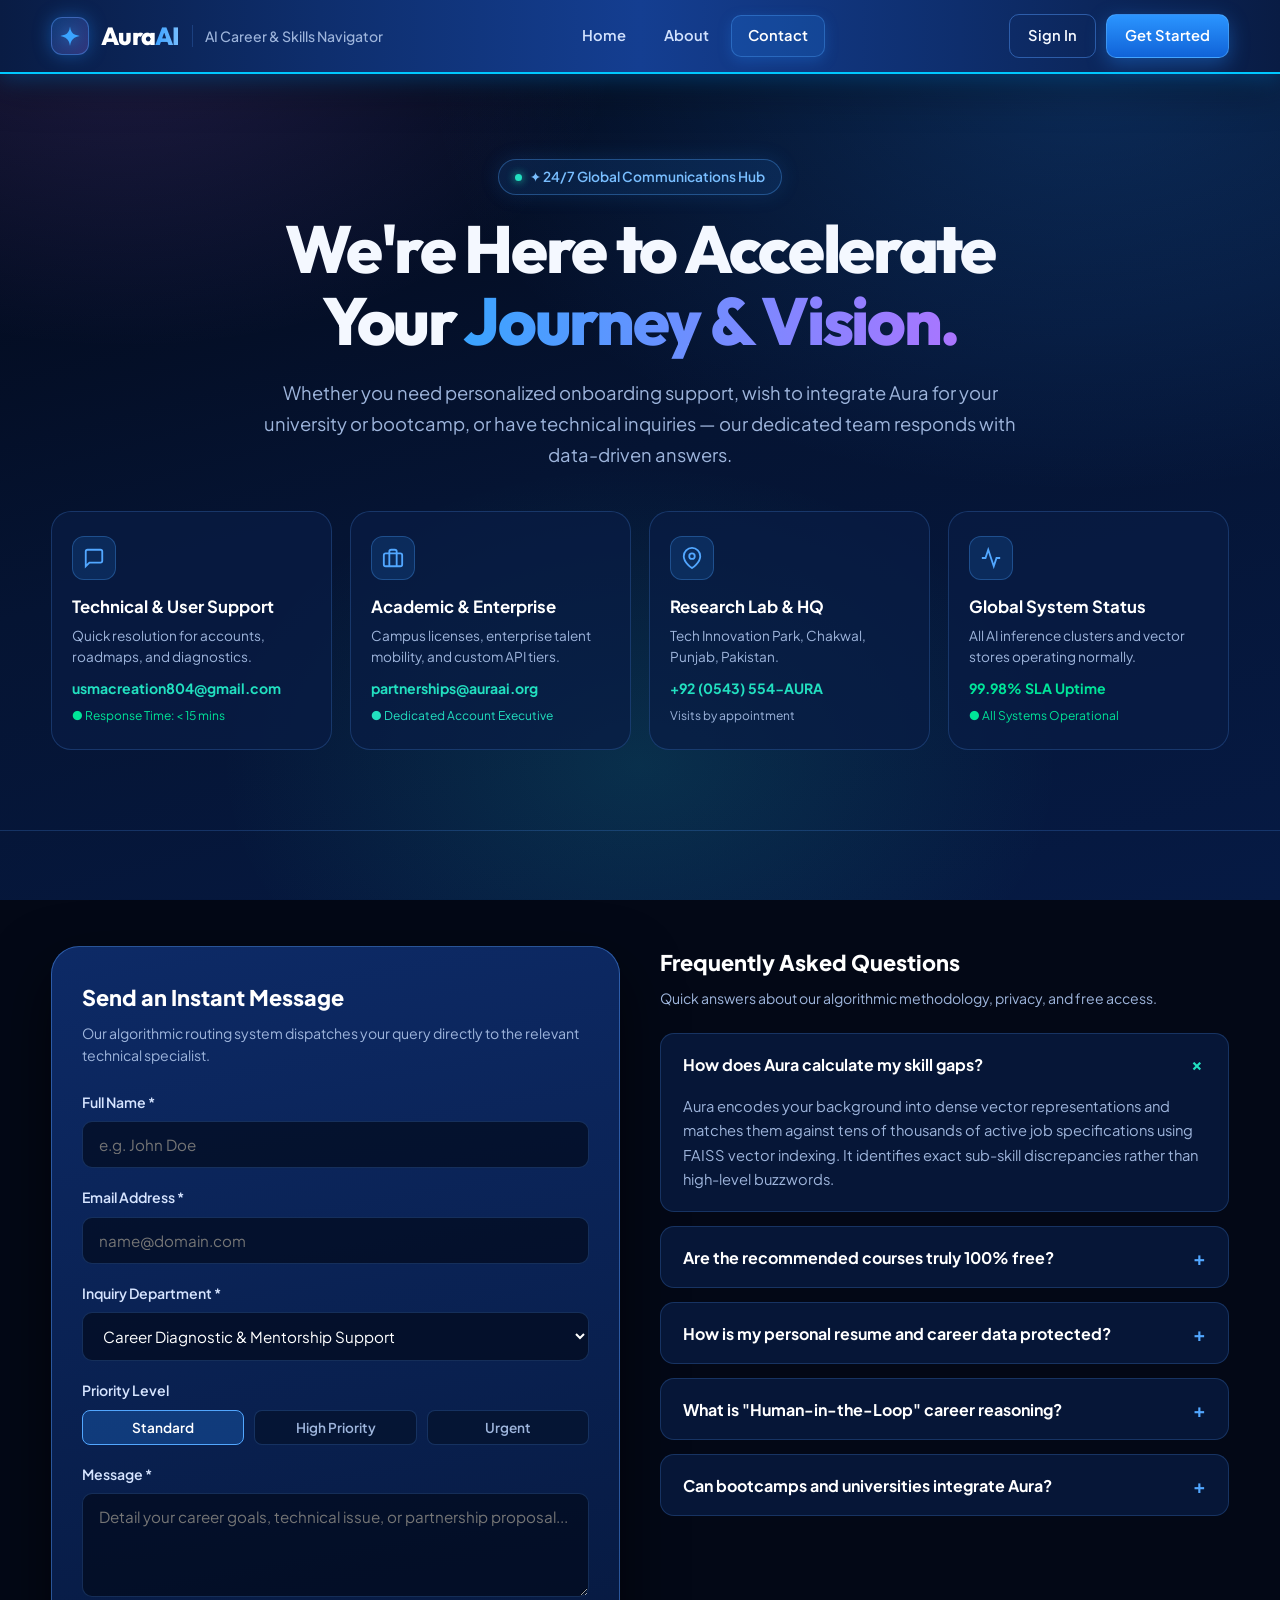
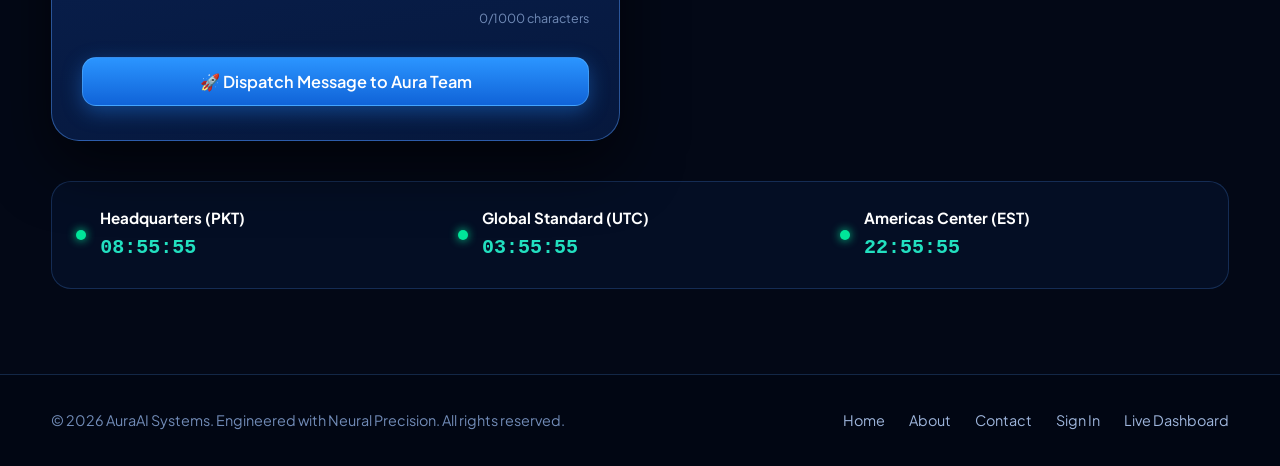
<file: contact.html>
<!DOCTYPE html>
<html lang="en">
<head>
<meta charset="utf-8">
<meta name="viewport" content="width=device-width, initial-scale=1, viewport-fit=cover">
<meta name="description" content="AuraAI - Intelligent AI Career & Skills Navigator. Discover skill gaps, curated free resources, and market trends.">
<title>Contact Us &amp; Global Support | AuraAI</title>
<link rel="preconnect" href="https://fonts.googleapis.com">
<link rel="preconnect" href="https://fonts.gstatic.com" crossorigin>
<link href="https://fonts.googleapis.com/css2?family=Outfit:wght@400;500;600;700;800&family=Plus+Jakarta+Sans:wght@400;500;600;700;800&display=swap" rel="stylesheet">
<style>
:root {
  --bg-deep: #030816;
  --bg-surface: #061533;
  --bg-elevated: #0a214d;
  --panel: rgba(9, 28, 69, 0.72);
  --panel-solid: #0d265a;
  --panel-glass: rgba(14, 38, 92, 0.58);
  --line: rgba(85, 155, 255, 0.22);
  --line-strong: rgba(85, 155, 255, 0.45);
  --line-glow: rgba(37, 140, 255, 0.6);
  --blue: #258cff;
  --blue-light: #52a7ff;
  --blue-deep: #1063d8;
  --cyan: #22e0c0;
  --violet: #a272ff;
  --green: #00e599;
  --text: #f4f8ff;
  --text-muted: #9eb5dc;
  --text-dim: #718bb7;
  --radius-sm: 10px;
  --radius-md: 14px;
  --radius-lg: 20px;
  --radius-xl: 28px;
  --font: 'Plus Jakarta Sans', system-ui, -apple-system, sans-serif;
  --font-display: 'Outfit', 'Plus Jakarta Sans', system-ui, sans-serif;
  --header-height: 74px;
}

*, *::before, *::after {
  box-sizing: border-box;
  margin: 0;
  padding: 0;
}

html {
  scroll-behavior: smooth;
  scroll-padding-top: calc(var(--header-height) + 16px);
  -webkit-text-size-adjust: 100%;
}

body {
  font-family: var(--font);
  color: var(--text);
  background-color: var(--bg-deep);
  line-height: 1.6;
  min-height: 100vh;
  display: flex;
  flex-direction: column;
  overflow-x: hidden;
  position: relative;
  margin: 0;
  padding: 0;
}

/* Background Ambient Lighting */
body::before {
  content: "";
  position: fixed;
  inset: 0;
  z-index: -1;
  background:
    radial-gradient(1100px 700px at 85% 8%, rgba(37, 140, 255, 0.22), transparent 60%),
    radial-gradient(900px 600px at 10% 2%, rgba(162, 114, 255, 0.18), transparent 55%),
    radial-gradient(700px 500px at 50% 85%, rgba(34, 224, 192, 0.12), transparent 60%),
    linear-gradient(165deg, #020613 0%, #051433 50%, #061a44 100%);
  background-attachment: fixed;
  pointer-events: none;
}

a {
  color: inherit;
  text-decoration: none;
}

button {
  font-family: inherit;
  border: none;
  background: none;
  color: inherit;
}

:focus-visible {
  outline: 2px solid var(--cyan);
  outline-offset: 3px;
  border-radius: 8px;
}

.wrap {
  width: min(1200px, 92%);
  margin-inline: auto;
}

/* SITE HEADER */
header.site-header {
  position: fixed;
  top: 0;
  left: 0;
  right: 0;
  height: var(--header-height);
  z-index: 1000;
  background: linear-gradient(90deg, #091c44 0%, #0e2e6d 25%, #143e91 50%, #0e2e6d 75%, #091c44 100%);
  backdrop-filter: blur(24px);
  -webkit-backdrop-filter: blur(24px);
  border-bottom: 2px solid #00c8ff;
  box-shadow: 0 4px 25px rgba(0, 140, 255, 0.35), 0 10px 40px rgba(0, 0, 0, 0.5);
  transition: background 0.3s ease, border-color 0.3s ease, box-shadow 0.3s ease;
}

header.site-header.scrolled {
  background: linear-gradient(90deg, #071738 0%, #0c265c 25%, #10337a 50%, #0c265c 75%, #071738 100%);
  border-bottom-color: #00e5ff;
  box-shadow: 0 8px 35px rgba(0, 0, 0, 0.6), 0 0 25px rgba(0, 200, 255, 0.4);
}

.nav-bar {
  display: flex;
  align-items: center;
  justify-content: space-between;
  height: 100%;
  gap: 16px;
}

.brand {
  display: flex;
  align-items: center;
  gap: 12px;
  min-width: 0;
  flex-shrink: 0;
}

.brand-icon {
  width: 38px;
  height: 38px;
  border-radius: 11px;
  background: linear-gradient(135deg, rgba(37, 140, 255, 0.25), rgba(162, 114, 255, 0.25));
  border: 1px solid var(--line-strong);
  display: grid;
  place-items: center;
  box-shadow: 0 0 18px rgba(37, 140, 255, 0.4);
  flex-shrink: 0;
}

.brand-icon svg {
  width: 22px;
  height: 22px;
  fill: #3aa4ff;
  filter: drop-shadow(0 0 8px rgba(58, 164, 255, 0.8));
}

.brand-text {
  display: flex;
  align-items: center;
  gap: 12px;
}

.brand-title {
  font-family: var(--font-display);
  font-size: 1.55rem;
  font-weight: 800;
  letter-spacing: -0.03em;
  color: #fff;
  white-space: nowrap;
}

.brand-title span {
  background: linear-gradient(90deg, #3aa0ff, #7ac0ff);
  -webkit-background-clip: text;
  background-clip: text;
  color: transparent;
}

.brand-divider {
  height: 22px;
  width: 1px;
  background: var(--line);
}

.brand-tagline {
  color: var(--text-muted);
  font-size: 0.88rem;
  font-weight: 500;
  white-space: nowrap;
}

/* Desktop Nav */
.desktop-nav {
  display: flex;
  align-items: center;
  gap: 6px;
}

.nav-link {
  padding: 8px 16px;
  border-radius: var(--radius-sm);
  font-weight: 600;
  font-size: 0.92rem;
  color: #d2e2fe;
  transition: all 0.2s ease;
  position: relative;
}

.nav-link:hover {
  color: #fff;
  background: rgba(37, 140, 255, 0.12);
}

.nav-link.active {
  color: #fff;
  background: rgba(37, 140, 255, 0.2);
  border: 1px solid rgba(82, 167, 255, 0.35);
  box-shadow: 0 4px 14px rgba(37, 140, 255, 0.25);
}

.nav-actions {
  display: flex;
  align-items: center;
  gap: 10px;
}

.btn {
  display: inline-flex;
  align-items: center;
  justify-content: center;
  gap: 8px;
  padding: 9px 18px;
  border-radius: var(--radius-sm);
  font-family: var(--font);
  font-size: 0.92rem;
  font-weight: 600;
  cursor: pointer;
  border: 1px solid var(--line);
  color: var(--text);
  background: rgba(13, 38, 90, 0.5);
  transition: all 0.2s cubic-bezier(0.16, 1, 0.3, 1);
  white-space: nowrap;
}

.btn:hover {
  background: rgba(37, 140, 255, 0.2);
  border-color: var(--line-strong);
  color: #fff;
  transform: translateY(-1px);
}

.btn:active {
  transform: translateY(1px);
}

.btn-primary {
  background: linear-gradient(180deg, #2b95ff 0%, #1063d8 100%);
  border-color: rgba(94, 182, 255, 0.5);
  color: #fff;
  box-shadow: 0 6px 20px rgba(37, 140, 255, 0.38);
}

.btn-primary:hover {
  background: linear-gradient(180deg, #3ea2ff 0%, #156ee9 100%);
  border-color: rgba(140, 204, 255, 0.7);
  box-shadow: 0 8px 25px rgba(37, 140, 255, 0.55);
}

.btn-lg {
  padding: 13px 26px;
  font-size: 1.02rem;
  border-radius: var(--radius-md);
}

.btn-outline {
  background: transparent;
  border: 1px solid var(--line-strong);
}

.btn-outline:hover {
  background: rgba(37, 140, 255, 0.15);
  border-color: var(--blue-light);
}

.mobile-toggle {
  display: none;
  width: 42px;
  height: 42px;
  border-radius: 10px;
  border: 1px solid var(--line);
  background: rgba(9, 28, 69, 0.6);
  color: #fff;
  cursor: pointer;
  align-items: center;
  justify-content: center;
  flex-direction: column;
  gap: 5px;
  padding: 0;
  transition: all 0.2s ease;
}

.mobile-toggle span {
  width: 20px;
  height: 2px;
  background-color: #d6e5ff;
  border-radius: 2px;
  transition: all 0.25s ease;
}

.mobile-toggle.active span:nth-child(1) {
  transform: translateY(7px) rotate(45deg);
}
.mobile-toggle.active span:nth-child(2) {
  opacity: 0;
}
.mobile-toggle.active span:nth-child(3) {
  transform: translateY(-7px) rotate(-45deg);
}

.mobile-drawer {
  display: none;
  position: fixed;
  top: var(--header-height);
  left: 0;
  right: 0;
  background: rgba(3, 9, 24, 0.98);
  backdrop-filter: blur(20px);
  -webkit-backdrop-filter: blur(20px);
  border-bottom: 1px solid var(--line-strong);
  padding: 18px 5% 24px;
  z-index: 999;
  flex-direction: column;
  gap: 12px;
  box-shadow: 0 20px 40px rgba(0, 0, 0, 0.6);
  transform: translateY(-10px);
  opacity: 0;
  pointer-events: none;
  transition: all 0.25s ease;
}

.mobile-drawer.open {
  display: flex;
  transform: translateY(0);
  opacity: 1;
  pointer-events: auto;
}

.mobile-drawer .nav-link {
  padding: 12px 16px;
  font-size: 1rem;
  border-bottom: 1px solid rgba(85, 155, 255, 0.1);
}

.mobile-drawer-actions {
  display: grid;
  grid-template-columns: 1fr 1fr;
  gap: 10px;
  margin-top: 10px;
}

.mobile-drawer-actions .btn {
  width: 100%;
  padding: 12px;
}

/* Page Main */
main.site-main {
  margin-top: var(--header-height);
  flex: 1;
}

/* Common Section & Typography */
.block-section {
  padding: 85px 0;
  border-top: 1px solid var(--line);
  position: relative;
}

.section-head {
  margin-bottom: 44px;
}

.section-head.text-center {
  text-align: center;
}

.section-head.text-center p {
  margin-inline: auto;
}

.badge {
  display: inline-flex;
  align-items: center;
  gap: 8px;
  padding: 6px 16px;
  border-radius: 999px;
  border: 1px solid rgba(82, 167, 255, 0.35);
  background: rgba(37, 140, 255, 0.12);
  color: #79beff;
  font-weight: 600;
  font-size: 0.86rem;
  margin-bottom: 18px;
  box-shadow: 0 0 20px rgba(37, 140, 255, 0.15);
}

.badge-dot {
  width: 7px;
  height: 7px;
  border-radius: 50%;
  background: var(--cyan);
  box-shadow: 0 0 8px var(--cyan);
}

.badge-dot.pulse {
  animation: pulse-dot 2s infinite;
}

@keyframes pulse-dot {
  0% { transform: scale(1); opacity: 1; }
  50% { transform: scale(1.4); opacity: 0.6; }
  100% { transform: scale(1); opacity: 1; }
}

h1.hero-title, .page-hero-title {
  font-family: var(--font-display);
  font-size: clamp(2.4rem, 5.2vw, 4.4rem);
  line-height: 1.08;
  font-weight: 800;
  letter-spacing: -0.035em;
  margin-bottom: 20px;
}

h2.section-title {
  font-family: var(--font-display);
  font-size: clamp(2rem, 3.8vw, 2.9rem);
  line-height: 1.15;
  font-weight: 800;
  letter-spacing: -0.025em;
  margin-bottom: 14px;
  color: #fff;
}

.gradient-text {
  font-style: normal;
  background: linear-gradient(90deg, #3aa4ff 0%, #aa75ff 100%);
  -webkit-background-clip: text;
  background-clip: text;
  color: transparent;
}

.lead {
  color: var(--text-muted);
  font-size: clamp(1rem, 1.8vw, 1.15rem);
  line-height: 1.7;
  max-width: 620px;
  margin-bottom: 32px;
}

/* STATS COUNTER BAR */
.stats-counter-bar {
  display: grid;
  grid-template-columns: repeat(4, 1fr);
  gap: 18px;
  margin: 40px 0 20px;
}

.stat-card {
  background: linear-gradient(160deg, rgba(14, 38, 92, 0.7) 0%, rgba(6, 21, 51, 0.8) 100%);
  border: 1px solid var(--line);
  border-radius: var(--radius-lg);
  padding: 22px 20px;
  text-align: center;
  position: relative;
  overflow: hidden;
  transition: all 0.25s ease;
  backdrop-filter: blur(12px);
}

.stat-card:hover {
  transform: translateY(-4px);
  border-color: var(--line-strong);
  box-shadow: 0 12px 30px rgba(0, 0, 0, 0.4), 0 0 20px rgba(37, 140, 255, 0.2);
}

.stat-number {
  font-family: var(--font-display);
  font-size: clamp(1.8rem, 2.8vw, 2.5rem);
  font-weight: 800;
  color: #fff;
  background: linear-gradient(90deg, #ffffff 0%, #85c2ff 100%);
  -webkit-background-clip: text;
  background-clip: text;
  color: transparent;
  line-height: 1.1;
}

.stat-label {
  font-size: 0.82rem;
  font-weight: 600;
  color: var(--text-muted);
  text-transform: uppercase;
  letter-spacing: 0.06em;
  margin-top: 6px;
}

.stat-sub {
  font-size: 0.78rem;
  color: var(--cyan);
  margin-top: 4px;
}

/* HERO SECTION */
.hero-section {
  padding: 65px 0 40px;
  position: relative;
}

.hero-grid {
  display: grid;
  grid-template-columns: 1.18fr 0.82fr;
  gap: 40px;
  align-items: center;
}

.hero-cta {
  display: flex;
  align-items: center;
  flex-wrap: wrap;
  gap: 14px;
}

.portrait-stage {
  position: relative;
  justify-self: center;
  width: min(390px, 80vw);
  aspect-ratio: 1;
}

.portrait-glow {
  position: absolute;
  inset: -14px;
  border-radius: 50%;
  border: 2px solid rgba(37, 140, 255, 0.65);
  box-shadow:
    0 0 55px rgba(37, 140, 255, 0.35),
    inset 0 0 45px rgba(37, 140, 255, 0.18);
  animation: pulse-ring 4s ease-in-out infinite;
}

@keyframes pulse-ring {
  0%, 100% { transform: scale(1); opacity: 0.85; }
  50% { transform: scale(1.02); opacity: 1; }
}

.portrait-img-box {
  position: relative;
  width: 100%;
  height: 100%;
  border-radius: 50%;
  overflow: hidden;
  border: 3px solid rgba(82, 167, 255, 0.85);
  box-shadow: 0 15px 45px rgba(0, 0, 0, 0.5);
  background: #09204c;
}

.portrait-img-box img {
  width: 100%;
  height: 100%;
  object-fit: cover;
  object-position: 50% 18%;
  display: block;
}

.hello-bubble {
  position: absolute;
  right: -24px;
  bottom: -28px;
  background: var(--panel-solid);
  border: 1px solid var(--line-strong);
  border-radius: var(--radius-lg);
  padding: 14px 20px;
  box-shadow: 0 18px 40px rgba(0, 0, 0, 0.5), 0 0 30px rgba(37, 140, 255, 0.25);
  z-index: 2;
  backdrop-filter: blur(12px);
}

.hello-bubble strong {
  display: flex;
  align-items: center;
  gap: 8px;
  font-size: 1.05rem;
  color: #fff;
}

.hello-bubble strong svg {
  width: 18px;
  height: 18px;
  fill: #3aa4ff;
}

.hello-bubble span {
  display: block;
  color: var(--text-muted);
  font-size: 0.86rem;
  margin-top: 2px;
}

/* Floating Telemetry Badges */
.telemetry-badge {
  position: absolute;
  background: rgba(8, 22, 54, 0.92);
  border: 1px solid rgba(82, 167, 255, 0.4);
  border-radius: 20px;
  padding: 8px 14px;
  font-size: 0.82rem;
  color: #e0eeff;
  display: flex;
  align-items: center;
  gap: 8px;
  box-shadow: 0 10px 25px rgba(0, 0, 0, 0.55), 0 0 15px rgba(37, 140, 255, 0.2);
  z-index: 5;
  backdrop-filter: blur(12px);
}

.telemetry-badge.tb-top-left {
  top: 6%;
  left: -28px;
  animation: float-badge 4s ease-in-out infinite;
}

.telemetry-badge.tb-bottom-left {
  bottom: 12%;
  left: -20px;
  animation: float-badge 5s ease-in-out infinite reverse;
}

@keyframes float-badge {
  0%, 100% { transform: translateY(0); }
  50% { transform: translateY(-8px); }
}

/* INTERACTIVE CAREER DIAGNOSTIC WIDGET */
.diagnostic-widget {
  background: linear-gradient(165deg, rgba(12, 32, 77, 0.8) 0%, rgba(6, 18, 44, 0.9) 100%);
  border: 1px solid var(--line-strong);
  border-radius: var(--radius-xl);
  padding: 36px;
  margin: 40px 0;
  box-shadow: 0 25px 60px rgba(0, 0, 0, 0.5), 0 0 40px rgba(37, 140, 255, 0.15);
}

.role-tabs {
  display: flex;
  gap: 10px;
  flex-wrap: wrap;
  margin-bottom: 28px;
  border-bottom: 1px solid var(--line);
  padding-bottom: 16px;
}

.role-tab-btn {
  padding: 10px 18px;
  border-radius: 999px;
  border: 1px solid var(--line);
  background: rgba(10, 26, 62, 0.6);
  color: var(--text-muted);
  font-size: 0.9rem;
  font-weight: 600;
  cursor: pointer;
  transition: all 0.2s ease;
}

.role-tab-btn:hover {
  color: #fff;
  border-color: var(--line-strong);
  background: rgba(37, 140, 255, 0.15);
}

.role-tab-btn.active {
  color: #fff;
  background: linear-gradient(90deg, #1864d4 0%, #3a97ff 100%);
  border-color: var(--cyan);
  box-shadow: 0 4px 16px rgba(37, 140, 255, 0.4);
}

.diagnostic-display-grid {
  display: grid;
  grid-template-columns: 1.15fr 0.85fr;
  gap: 30px;
  align-items: start;
}

.diag-left h3 {
  font-size: 1.5rem;
  color: #fff;
  font-weight: 800;
  margin-bottom: 8px;
  display: flex;
  align-items: center;
  gap: 12px;
}

.demand-chip {
  font-size: 0.8rem;
  padding: 4px 12px;
  border-radius: 999px;
  background: rgba(0, 229, 153, 0.15);
  border: 1px solid var(--green);
  color: var(--green);
  font-weight: 700;
}

.diag-salary-row {
  display: flex;
  align-items: baseline;
  gap: 12px;
  margin: 16px 0 24px;
}

.diag-salary-val {
  font-size: 1.8rem;
  font-weight: 800;
  color: var(--cyan);
  font-family: var(--font-display);
}

.diag-salary-label {
  color: var(--text-muted);
  font-size: 0.9rem;
}

.skills-progress-list {
  display: flex;
  flex-direction: column;
  gap: 14px;
}

.skill-row {
  display: flex;
  flex-direction: column;
  gap: 6px;
}

.skill-info {
  display: flex;
  justify-content: space-between;
  font-size: 0.88rem;
  font-weight: 600;
}

.skill-bar-track {
  width: 100%;
  height: 8px;
  border-radius: 999px;
  background: rgba(255, 255, 255, 0.08);
  overflow: hidden;
}

.skill-bar-fill {
  height: 100%;
  border-radius: 999px;
  background: linear-gradient(90deg, #258cff, #22e0c0);
  transition: width 0.6s cubic-bezier(0.16, 1, 0.3, 1);
}

.diag-right {
  background: rgba(3, 12, 34, 0.65);
  border: 1px solid var(--line);
  border-radius: var(--radius-lg);
  padding: 24px;
}

.diag-right h4 {
  font-size: 1.05rem;
  font-weight: 700;
  color: #fff;
  margin-bottom: 14px;
  display: flex;
  align-items: center;
  gap: 8px;
}

.course-item {
  display: flex;
  align-items: flex-start;
  gap: 12px;
  padding: 12px;
  border-radius: 10px;
  background: rgba(9, 28, 69, 0.5);
  border: 1px solid rgba(85, 155, 255, 0.15);
  margin-bottom: 10px;
}

.course-badge {
  background: rgba(34, 224, 192, 0.15);
  color: var(--cyan);
  border: 1px solid rgba(34, 224, 192, 0.3);
  font-size: 0.72rem;
  font-weight: 700;
  padding: 2px 8px;
  border-radius: 6px;
  white-space: nowrap;
}

.course-info strong {
  display: block;
  font-size: 0.9rem;
  color: #fff;
}

.course-info span {
  display: block;
  font-size: 0.8rem;
  color: var(--text-muted);
}

/* TECH ECOSYSTEM MARQUEE */
.tech-strip {
  display: flex;
  align-items: center;
  justify-content: center;
  flex-wrap: wrap;
  gap: 18px;
  padding: 28px 0;
  border-top: 1px solid rgba(85, 155, 255, 0.12);
  border-bottom: 1px solid rgba(85, 155, 255, 0.12);
  margin: 40px 0 60px;
}

.tech-pill {
  display: inline-flex;
  align-items: center;
  gap: 8px;
  padding: 8px 16px;
  border-radius: 999px;
  background: rgba(7, 22, 53, 0.7);
  border: 1px solid rgba(85, 155, 255, 0.2);
  color: #a8c8ff;
  font-size: 0.85rem;
  font-weight: 600;
  transition: all 0.2s ease;
}

.tech-pill:hover {
  border-color: var(--blue-light);
  color: #fff;
  transform: translateY(-2px);
}

/* FEATURES SECTION */
.features-grid {
  display: grid;
  grid-template-columns: repeat(4, 1fr);
  gap: 20px;
}

.feature-card {
  background: var(--panel);
  border: 1px solid var(--line);
  border-radius: var(--radius-lg);
  padding: 26px 22px;
  transition: all 0.25s cubic-bezier(0.16, 1, 0.3, 1);
  position: relative;
  overflow: hidden;
}

.feature-card:hover {
  transform: translateY(-4px);
  border-color: var(--line-strong);
  background: rgba(14, 38, 92, 0.7);
  box-shadow: 0 16px 36px rgba(0, 0, 0, 0.3), 0 0 24px rgba(37, 140, 255, 0.15);
}

.feature-icon {
  width: 50px;
  height: 50px;
  border-radius: 14px;
  display: grid;
  place-items: center;
  background: linear-gradient(145deg, #133c8c, #0a214d);
  border: 1px solid var(--line-strong);
  color: var(--blue-light);
  margin-bottom: 18px;
  box-shadow: inset 0 1px 0 rgba(255, 255, 255, 0.1);
}

.feature-icon svg {
  width: 24px;
  height: 24px;
}

.feature-card h3 {
  font-size: 1.15rem;
  font-weight: 700;
  margin-bottom: 10px;
  color: #fff;
}

.feature-card p {
  color: var(--text-muted);
  font-size: 0.92rem;
  line-height: 1.6;
}

.feature-metric-tag {
  display: inline-block;
  margin-top: 14px;
  padding: 3px 10px;
  border-radius: 6px;
  background: rgba(37, 140, 255, 0.15);
  color: #8bc2ff;
  font-size: 0.76rem;
  font-weight: 700;
}

/* COMPARISON SECTION */
.comparison-wrap {
  margin: 60px 0;
  background: linear-gradient(175deg, rgba(11, 29, 69, 0.8) 0%, rgba(4, 15, 38, 0.9) 100%);
  border: 1px solid var(--line);
  border-radius: var(--radius-xl);
  padding: 36px;
  overflow-x: auto;
}

.comparison-table {
  width: 100%;
  border-collapse: collapse;
  text-align: left;
}

.comparison-table th {
  padding: 16px 20px;
  font-size: 0.95rem;
  font-weight: 700;
  color: #fff;
  border-bottom: 1px solid var(--line-strong);
}

.comparison-table th.highlight-col {
  color: var(--cyan);
  background: rgba(34, 224, 192, 0.08);
  border-radius: 12px 12px 0 0;
}

.comparison-table td {
  padding: 16px 20px;
  font-size: 0.92rem;
  color: var(--text-muted);
  border-bottom: 1px solid rgba(85, 155, 255, 0.12);
}

.comparison-table td.highlight-col {
  color: #fff;
  font-weight: 600;
  background: rgba(34, 224, 192, 0.05);
}

/* TESTIMONIALS SECTION */
.testimonials-grid {
  display: grid;
  grid-template-columns: repeat(3, 1fr);
  gap: 24px;
  margin-top: 40px;
}

.testimonial-card {
  background: var(--panel);
  border: 1px solid var(--line);
  border-radius: var(--radius-lg);
  padding: 28px;
  display: flex;
  flex-direction: column;
  justify-content: space-between;
  transition: all 0.25s ease;
}

.testimonial-card:hover {
  transform: translateY(-4px);
  border-color: var(--line-strong);
  box-shadow: 0 16px 36px rgba(0, 0, 0, 0.4);
}

.test-quote {
  font-size: 0.95rem;
  color: #d6e5ff;
  line-height: 1.65;
  margin-bottom: 20px;
  font-style: italic;
}

.test-user {
  display: flex;
  align-items: center;
  gap: 14px;
  border-top: 1px solid var(--line);
  padding-top: 16px;
}

.test-avatar {
  width: 46px;
  height: 46px;
  border-radius: 50%;
  background: linear-gradient(135deg, #1f6bdf, #a272ff);
  display: grid;
  place-items: center;
  font-weight: 700;
  color: #fff;
  font-size: 1.1rem;
}

.test-meta strong {
  display: block;
  color: #fff;
  font-size: 0.95rem;
}

.test-meta span {
  display: block;
  color: var(--cyan);
  font-size: 0.8rem;
  font-weight: 600;
}

/* ABOUT SECTION ARCHITECTURE PIPELINE */
.architecture-pipeline {
  display: grid;
  grid-template-columns: repeat(4, 1fr);
  gap: 20px;
  margin: 40px 0;
}

.pipeline-step {
  background: linear-gradient(160deg, rgba(14, 38, 92, 0.75) 0%, rgba(5, 18, 44, 0.85) 100%);
  border: 1px solid var(--line);
  border-radius: var(--radius-lg);
  padding: 26px 20px;
  position: relative;
  transition: all 0.25s ease;
}

.pipeline-step:hover {
  transform: translateY(-4px);
  border-color: var(--cyan);
  box-shadow: 0 15px 35px rgba(0, 0, 0, 0.4), 0 0 25px rgba(34, 224, 192, 0.2);
}

.pipeline-step-num {
  font-family: var(--font-display);
  font-size: 2.2rem;
  font-weight: 800;
  color: var(--blue-light);
  opacity: 0.6;
  margin-bottom: 10px;
}

.pipeline-step h3 {
  font-size: 1.15rem;
  font-weight: 700;
  color: #fff;
  margin-bottom: 8px;
}

.pipeline-step p {
  color: var(--text-muted);
  font-size: 0.88rem;
  line-height: 1.6;
}

.pipeline-badge {
  display: inline-block;
  margin-top: 14px;
  font-size: 0.75rem;
  font-weight: 700;
  padding: 3px 8px;
  border-radius: 6px;
  background: rgba(34, 224, 192, 0.12);
  color: var(--cyan);
  border: 1px solid rgba(34, 224, 192, 0.25);
}

/* TEAM GRID */
.team-grid {
  display: grid;
  grid-template-columns: repeat(3, 1fr);
  gap: 24px;
  margin-top: 40px;
}

.team-card {
  background: var(--panel);
  border: 1px solid var(--line);
  border-radius: var(--radius-lg);
  padding: 30px 24px;
  text-align: center;
  transition: all 0.25s ease;
}

.team-card:hover {
  transform: translateY(-4px);
  border-color: var(--line-strong);
  box-shadow: 0 15px 35px rgba(0, 0, 0, 0.4);
}

.team-avatar-box {
  width: 80px;
  height: 80px;
  border-radius: 50%;
  margin: 0 auto 16px;
  background: linear-gradient(135deg, #1063d8, #a272ff);
  display: grid;
  place-items: center;
  font-size: 2rem;
  color: #fff;
  border: 2px solid var(--blue-light);
  box-shadow: 0 0 20px rgba(37, 140, 255, 0.4);
}

.team-card h3 {
  font-size: 1.25rem;
  color: #fff;
  font-weight: 700;
  margin-bottom: 4px;
}

.team-role {
  color: var(--cyan);
  font-size: 0.85rem;
  font-weight: 600;
  margin-bottom: 12px;
}

.team-bio {
  color: var(--text-muted);
  font-size: 0.88rem;
  line-height: 1.6;
}

/* CONTACT MULTI-CHANNEL CARDS */
.contact-channels-grid {
  display: grid;
  grid-template-columns: repeat(4, 1fr);
  gap: 18px;
  margin: 40px 0;
}

.channel-card {
  background: var(--panel);
  border: 1px solid var(--line);
  border-radius: var(--radius-lg);
  padding: 24px 20px;
  transition: all 0.25s ease;
}

.channel-card:hover {
  transform: translateY(-3px);
  border-color: var(--blue-light);
  box-shadow: 0 12px 30px rgba(0, 0, 0, 0.35);
}

.channel-icon {
  width: 44px;
  height: 44px;
  border-radius: 12px;
  background: rgba(37, 140, 255, 0.15);
  border: 1px solid rgba(82, 167, 255, 0.3);
  display: grid;
  place-items: center;
  color: var(--blue-light);
  margin-bottom: 14px;
}

.channel-card h4 {
  font-size: 1.05rem;
  color: #fff;
  margin-bottom: 6px;
  font-weight: 700;
}

.channel-card p {
  color: var(--text-muted);
  font-size: 0.85rem;
  line-height: 1.5;
  margin-bottom: 10px;
}

.channel-value {
  color: var(--cyan);
  font-size: 0.88rem;
  font-weight: 700;
  word-break: break-all;
}

/* SMART CONTACT FORM & FAQ SECTION */
.contact-interactive-layout {
  display: grid;
  grid-template-columns: 1fr 1fr;
  gap: 40px;
  align-items: start;
  margin-top: 30px;
}

.contact-form-box {
  background: linear-gradient(170deg, #0d2a66 0%, #06183d 100%);
  border: 1px solid var(--line-strong);
  border-radius: var(--radius-xl);
  padding: 34px 30px;
  box-shadow: 0 25px 60px rgba(0, 0, 0, 0.6);
}

.form-group {
  display: flex;
  flex-direction: column;
  gap: 8px;
  margin-bottom: 18px;
}

.form-group label {
  font-size: 0.88rem;
  font-weight: 600;
  color: #d6e4ff;
}

.form-control {
  width: 100%;
  padding: 13px 16px;
  border-radius: 10px;
  background: rgba(3, 9, 24, 0.65);
  border: 1px solid var(--line);
  color: #fff;
  font-family: var(--font);
  font-size: 0.95rem;
  transition: all 0.2s ease;
}

.form-control:focus {
  outline: none;
  border-color: var(--blue-light);
  box-shadow: 0 0 0 3px rgba(37, 140, 255, 0.25);
  background: rgba(3, 9, 24, 0.9);
}

.priority-selector {
  display: flex;
  gap: 10px;
}

.priority-pill {
  flex: 1;
  text-align: center;
  padding: 8px 12px;
  border-radius: 8px;
  border: 1px solid var(--line);
  background: rgba(4, 15, 38, 0.6);
  color: var(--text-muted);
  font-size: 0.85rem;
  font-weight: 600;
  cursor: pointer;
  transition: all 0.2s ease;
}

.priority-pill.active {
  background: rgba(37, 140, 255, 0.25);
  border-color: var(--blue-light);
  color: #fff;
}

.char-counter {
  text-align: right;
  font-size: 0.78rem;
  color: var(--text-dim);
  margin-top: 4px;
}

.form-feedback {
  display: none;
  padding: 14px 18px;
  border-radius: var(--radius-sm);
  margin-top: 16px;
  font-size: 0.92rem;
  font-weight: 600;
  text-align: center;
}

.form-feedback.success {
  display: block;
  background: rgba(34, 224, 192, 0.15);
  border: 1px solid var(--cyan);
  color: var(--cyan);
}

/* FAQ ACCORDION */
.faq-wrap {
  display: flex;
  flex-direction: column;
  gap: 14px;
}

.faq-item {
  background: var(--panel);
  border: 1px solid var(--line);
  border-radius: var(--radius-md);
  overflow: hidden;
  transition: all 0.2s ease;
}

.faq-item:hover {
  border-color: var(--line-strong);
}

.faq-question {
  width: 100%;
  padding: 18px 22px;
  display: flex;
  align-items: center;
  justify-content: space-between;
  gap: 12px;
  text-align: left;
  font-size: 1rem;
  font-weight: 700;
  color: #fff;
  cursor: pointer;
  background: transparent;
}

.faq-icon {
  font-size: 1.2rem;
  color: var(--blue-light);
  transition: transform 0.25s ease;
}

.faq-item.open .faq-icon {
  transform: rotate(45deg);
  color: var(--cyan);
}

.faq-answer {
  display: none;
  padding: 0 22px 20px;
  color: var(--text-muted);
  font-size: 0.92rem;
  line-height: 1.65;
}

.faq-item.open .faq-answer {
  display: block;
}

/* OFFICE CLOCKS BAR */
.clocks-bar {
  display: grid;
  grid-template-columns: repeat(3, 1fr);
  gap: 18px;
  margin-top: 40px;
  padding: 24px;
  background: rgba(6, 18, 44, 0.7);
  border: 1px solid var(--line);
  border-radius: var(--radius-lg);
}

.clock-card {
  display: flex;
  align-items: center;
  gap: 14px;
}

.clock-dot {
  width: 10px;
  height: 10px;
  border-radius: 50%;
  background: var(--green);
  box-shadow: 0 0 10px var(--green);
  animation: pulse-dot 2s infinite;
}

.clock-info strong {
  display: block;
  font-size: 0.95rem;
  color: #fff;
}

.clock-time {
  font-family: monospace;
  font-size: 1.25rem;
  font-weight: 700;
  color: var(--cyan);
  margin-top: 2px;
}

/* FOOTER */
footer.site-footer {
  margin-top: auto;
  border-top: 1px solid var(--line);
  background: rgba(2, 7, 20, 0.95);
  padding: 34px 0;
}

.footer-content {
  display: flex;
  justify-content: space-between;
  align-items: center;
  flex-wrap: wrap;
  gap: 20px;
  color: var(--text-dim);
  font-size: 0.9rem;
}

.footer-nav {
  display: flex;
  gap: 24px;
  flex-wrap: wrap;
}

.footer-nav a {
  color: var(--text-muted);
  transition: color 0.2s ease;
}

.footer-nav a:hover {
  color: #fff;
}

/* AUTH SECTION STYLING (For embedded in index.html) */
.auth-section {
  padding: 50px 0 85px;
  position: relative;
}

.auth-container {
  max-width: 480px;
  margin: 0 auto;
  background: linear-gradient(170deg, #0d2a66 0%, #06183d 100%);
  border: 1px solid var(--line-strong);
  border-radius: var(--radius-xl);
  padding: 36px 32px 30px;
  box-shadow: 0 30px 80px rgba(0, 0, 0, 0.65), 0 0 50px rgba(37, 140, 255, 0.2);
  position: relative;
}

.auth-header {
  display: flex;
  align-items: center;
  gap: 14px;
  margin-bottom: 24px;
}

.auth-avatar-box {
  width: 52px;
  height: 52px;
  border-radius: 50%;
  overflow: hidden;
  border: 2px solid var(--blue-light);
  box-shadow: 0 0 16px rgba(37, 140, 255, 0.35);
  flex-shrink: 0;
}

.auth-avatar-box img {
  width: 100%;
  height: 100%;
  object-fit: cover;
  object-position: 50% 18%;
  display: block;
}

.auth-header-text h2 {
  font-size: 1.45rem;
  font-weight: 800;
  color: #fff;
}

.auth-header-text p {
  color: var(--text-muted);
  font-size: 0.88rem;
  margin-top: 2px;
}

.auth-tabs {
  display: grid;
  grid-template-columns: 1fr 1fr;
  background: rgba(3, 9, 24, 0.65);
  border-radius: 12px;
  padding: 4px;
  margin-bottom: 26px;
  border: 1px solid var(--line);
}

.auth-tab-btn {
  padding: 10px;
  font-weight: 700;
  font-size: 0.92rem;
  color: var(--text-muted);
  border-radius: 9px;
  cursor: pointer;
  transition: all 0.2s ease;
  text-align: center;
}

.auth-tab-btn.active {
  background: var(--blue);
  color: #fff;
  box-shadow: 0 4px 12px rgba(37, 140, 255, 0.4);
}

.auth-pane {
  display: none;
}

.auth-pane.active {
  display: block;
}

.input-wrap {
  position: relative;
}

.input-wrap .form-control {
  padding-right: 48px;
}

.eye-btn {
  position: absolute;
  right: 12px;
  top: 50%;
  transform: translateY(-50%);
  color: var(--text-muted);
  font-size: 0.8rem;
  font-weight: 600;
  cursor: pointer;
}

.field-error {
  color: #ff6b8b;
  font-size: 0.8rem;
  margin-top: 4px;
  min-height: 16px;
}

.form-control.error-field {
  border-color: #ff5277;
}

.auth-extra-row {
  display: flex;
  align-items: center;
  justify-content: space-between;
  font-size: 0.86rem;
  color: var(--text-muted);
  margin-bottom: 20px;
}

.auth-submit-btn {
  width: 100%;
  padding: 13px;
  font-size: 1rem;
  font-weight: 700;
}

.auth-switch-text {
  text-align: center;
  font-size: 0.9rem;
  color: var(--text-muted);
  margin-top: 14px;
}

.auth-switch-text button {
  color: var(--blue-light);
  font-weight: 700;
  cursor: pointer;
  text-decoration: underline;
}

.auth-success-card {
  display: none;
  text-align: center;
  padding: 20px 10px;
}

.auth-success-card.active {
  display: block;
}

.success-icon-badge {
  width: 64px;
  height: 64px;
  border-radius: 50%;
  margin: 0 auto 16px;
  display: grid;
  place-items: center;
  background: rgba(34, 224, 192, 0.15);
  border: 1px solid var(--cyan);
  color: var(--cyan);
  font-size: 1.8rem;
  box-shadow: 0 0 25px rgba(34, 224, 192, 0.25);
}

/* RESPONSIVE DESIGN */
@media (max-width: 1080px) {
  .hero-grid {
    grid-template-columns: 1fr;
    gap: 36px;
  }
  .portrait-stage {
    order: -1;
  }
  .stats-counter-bar {
    grid-template-columns: repeat(2, 1fr);
  }
  .features-grid {
    grid-template-columns: repeat(2, 1fr);
  }
  .architecture-pipeline {
    grid-template-columns: repeat(2, 1fr);
  }
  .contact-channels-grid {
    grid-template-columns: repeat(2, 1fr);
  }
  .diagnostic-display-grid {
    grid-template-columns: 1fr;
  }
  .testimonials-grid {
    grid-template-columns: 1fr;
  }
  .team-grid {
    grid-template-columns: 1fr;
  }
}

@media (max-width: 900px) {
  .brand-tagline, .brand-divider {
    display: none;
  }
  .desktop-nav, .nav-actions {
    display: none;
  }
  .mobile-toggle {
    display: flex;
  }
  .contact-interactive-layout {
    grid-template-columns: 1fr;
  }
  .clocks-bar {
    grid-template-columns: 1fr;
  }
}

@media (max-width: 600px) {
  :root {
    --header-height: 66px;
  }
  .stats-counter-bar {
    grid-template-columns: 1fr;
  }
  .features-grid {
    grid-template-columns: 1fr;
  }
  .architecture-pipeline {
    grid-template-columns: 1fr;
  }
  .contact-channels-grid {
    grid-template-columns: 1fr;
  }
  .diagnostic-widget {
    padding: 22px 18px;
  }
  .brand-title {
    font-size: 1.35rem;
  }
  .hello-bubble {
    right: 0;
    bottom: -20px;
    padding: 10px 16px;
  }
  .auth-container {
    padding: 24px 20px;
  }
}
</style>
</head>
<body>

<header class="site-header" id="siteHeader">
  <div class="wrap nav-bar">
    <a class="brand" href="index.html" id="brandLogo" aria-label="AuraAI Home">
      <div class="brand-icon">
        <svg viewBox="0 0 24 24"><path d="M12 1.5c.6 5.2 2.6 8.1 5.6 9.2 1.5.5 3.1.8 5 1.3-4.6 1-7.4 2.6-9 5.4-.7 1.2-1.2 3-1.6 5.6-.4-2.6-.9-4.4-1.6-5.6-1.6-2.8-4.4-4.4-9-5.4 1.9-.5 3.5-.8 5-1.3 3-1.1 5-4 5.6-9.2z"/></svg>
      </div>
      <div class="brand-text">
        <span class="brand-title">Aura<span>AI</span></span>
        <div class="brand-divider"></div>
        <span class="brand-tagline">AI Career &amp; Skills Navigator</span>
      </div>
    </a>

    <nav class="desktop-nav" id="desktopNav">
      <a class="nav-link " href="index.html#home" id="linkHome">Home</a>
      <a class="nav-link " href="about.html" id="linkAbout">About</a>
      <a class="nav-link active" href="contact.html" id="linkContact">Contact</a>
    </nav>

    <div class="nav-actions">
      <a class="btn btn-outline" href="index.html#auth" id="btnHeaderSignIn">Sign In</a>
      <a class="btn btn-primary" href="index.html#auth" id="btnHeaderSignUp">Get Started</a>
    </div>

    <button class="mobile-toggle" id="mobileMenuBtn" aria-label="Toggle navigation menu" aria-expanded="false">
      <span></span>
      <span></span>
      <span></span>
    </button>
  </div>

  <div class="mobile-drawer" id="mobileDrawer">
    <a class="nav-link" href="index.html#home" data-mobile-link>Home</a>
    <a class="nav-link" href="about.html" data-mobile-link>About</a>
    <a class="nav-link" href="contact.html" data-mobile-link>Contact</a>
    <div class="mobile-drawer-actions">
      <a class="btn btn-outline" href="index.html#auth" id="btnMobileSignIn">Sign In</a>
      <a class="btn btn-primary" href="index.html#auth" id="btnMobileSignUp">Get Started</a>
    </div>
  </div>
</header>

<main class="site-main">

  <!-- CONTACT HERO -->
  <section class="hero-section">
    <div class="wrap">
      <div class="section-head text-center" style="max-width:850px;margin:20px auto 40px">
        <div class="badge">
          <span class="badge-dot pulse"></span>
          ✦ 24/7 Global Communications Hub
        </div>
        <h1 class="page-hero-title">We're Here to Accelerate Your <span class="gradient-text">Journey &amp; Vision.</span></h1>
        <p class="lead" style="max-width:760px;margin:0 auto 30px">
          Whether you need personalized onboarding support, wish to integrate Aura for your university or bootcamp, or have technical inquiries — our dedicated team responds with data-driven answers.
        </p>
      </div>

      <!-- MULTI-CHANNEL CARDS -->
      <div class="contact-channels-grid">
        <div class="channel-card">
          <div class="channel-icon">
            <svg width="22" height="22" viewBox="0 0 24 24" fill="none" stroke="currentColor" stroke-width="2"><path d="M21 15a2 2 0 0 1-2 2H7l-4 4V5a2 2 0 0 1 2-2h14a2 2 0 0 1 2 2z"/></svg>
          </div>
          <h4>Technical &amp; User Support</h4>
          <p>Quick resolution for accounts, roadmaps, and diagnostics.</p>
          <div class="channel-value"><a href="mailto:usmacreation804@gmail.com" style="color:inherit;text-decoration:none;">usmacreation804@gmail.com</a></div>
          <div style="font-size:0.75rem;color:var(--green);margin-top:6px">● Response Time: &lt; 15 mins</div>
        </div>

        <div class="channel-card">
          <div class="channel-icon">
            <svg width="22" height="22" viewBox="0 0 24 24" fill="none" stroke="currentColor" stroke-width="2"><rect x="2" y="7" width="20" height="14" rx="2" ry="2"/><path d="M16 21V5a2 2 0 0 0-2-2h-4a2 2 0 0 0-2 2v16"/></svg>
          </div>
          <h4>Academic &amp; Enterprise</h4>
          <p>Campus licenses, enterprise talent mobility, and custom API tiers.</p>
          <div class="channel-value">partnerships@auraai.org</div>
          <div style="font-size:0.75rem;color:var(--cyan);margin-top:6px">● Dedicated Account Executive</div>
        </div>

        <div class="channel-card">
          <div class="channel-icon">
            <svg width="22" height="22" viewBox="0 0 24 24" fill="none" stroke="currentColor" stroke-width="2"><path d="M21 10c0 7-9 13-9 13s-9-6-9-13a9 9 0 0 1 18 0z"/><circle cx="12" cy="10" r="3"/></svg>
          </div>
          <h4>Research Lab &amp; HQ</h4>
          <p>Tech Innovation Park, Chakwal, Punjab, Pakistan.</p>
          <div class="channel-value">+92 (0543) 554-AURA</div>
          <div style="font-size:0.75rem;color:var(--text-muted);margin-top:6px">Visits by appointment</div>
        </div>

        <div class="channel-card">
          <div class="channel-icon">
            <svg width="22" height="22" viewBox="0 0 24 24" fill="none" stroke="currentColor" stroke-width="2"><polyline points="22 12 18 12 15 21 9 3 6 12 2 12"/></svg>
          </div>
          <h4>Global System Status</h4>
          <p>All AI inference clusters and vector stores operating normally.</p>
          <div class="channel-value" style="color:var(--green)">99.98% SLA Uptime</div>
          <div style="font-size:0.75rem;color:var(--green);margin-top:6px">● All Systems Operational</div>
        </div>
      </div>

    </div>
  </section>

  <!-- INTERACTIVE FORM & FAQ LAYOUT -->
  <section class="block-section">
    <div class="wrap">
      <div class="contact-interactive-layout">
        <!-- Smart Contact Form -->
        <div class="contact-form-box">
          <h3 style="font-size:1.35rem;font-weight:800;color:#fff;margin-bottom:6px">Send an Instant Message</h3>
          <p style="color:var(--text-muted);font-size:0.88rem;margin-bottom:24px">Our algorithmic routing system dispatches your query directly to the relevant technical specialist.</p>

          <form id="smartContactForm" novalidate>
            <div class="form-group">
              <label for="scName">Full Name *</label>
              <input class="form-control" id="scName" type="text" placeholder="e.g. John Doe" required>
            </div>

            <div class="form-group">
              <label for="scEmail">Email Address *</label>
              <input class="form-control" id="scEmail" type="email" placeholder="name@domain.com" required>
            </div>

            <div class="form-group">
              <label for="scCategory">Inquiry Department *</label>
              <select class="form-control" id="scCategory" style="cursor:pointer">
                <option value="guidance">Career Diagnostic &amp; Mentorship Support</option>
                <option value="partnership">University / Enterprise Licensing</option>
                <option value="bug">Technical Bug / Platform Feedback</option>
                <option value="press">Press &amp; General Inquiries</option>
              </select>
            </div>

            <div class="form-group">
              <label>Priority Level</label>
              <div class="priority-selector" id="priorityGroup">
                <button type="button" class="priority-pill active" data-priority="standard">Standard</button>
                <button type="button" class="priority-pill" data-priority="high">High Priority</button>
                <button type="button" class="priority-pill" data-priority="urgent">Urgent</button>
              </div>
            </div>

            <div class="form-group">
              <label for="scMessage">Message *</label>
              <textarea class="form-control" id="scMessage" rows="4" placeholder="Detail your career goals, technical issue, or partnership proposal..." maxlength="1000" required></textarea>
              <div class="char-counter"><span id="charCount">0</span>/1000 characters</div>
            </div>

            <button class="btn btn-primary btn-lg" type="submit" id="btnSubmitContact" style="width:100%;margin-top:10px">
              🚀 Dispatch Message to Aura Team
            </button>

            <div class="form-feedback" id="contactFormFeedback"></div>
          </form>
        </div>

        <!-- FAQ Accordion -->
        <div>
          <h3 style="font-size:1.35rem;font-weight:800;color:#fff;margin-bottom:6px">Frequently Asked Questions</h3>
          <p style="color:var(--text-muted);font-size:0.88rem;margin-bottom:24px">Quick answers about our algorithmic methodology, privacy, and free access.</p>

          <div class="faq-wrap" id="faqAccordion">
            <div class="faq-item open">
              <button class="faq-question" type="button">
                <span>How does Aura calculate my skill gaps?</span>
                <span class="faq-icon">+</span>
              </button>
              <div class="faq-answer">
                Aura encodes your background into dense vector representations and matches them against tens of thousands of active job specifications using FAISS vector indexing. It identifies exact sub-skill discrepancies rather than high-level buzzwords.
              </div>
            </div>

            <div class="faq-item">
              <button class="faq-question" type="button">
                <span>Are the recommended courses truly 100% free?</span>
                <span class="faq-icon">+</span>
              </button>
              <div class="faq-answer">
                Yes! Aura's foundational philosophy is zero-cost access to elite education. We index MIT OpenCourseWare, Stanford Online, Harvard CS50, Hugging Face Deep RL, and official cloud provider free tiers.
              </div>
            </div>

            <div class="faq-item">
              <button class="faq-question" type="button">
                <span>How is my personal resume and career data protected?</span>
                <span class="faq-icon">+</span>
              </button>
              <div class="faq-answer">
                We adhere to strict data sovereignty principles. Your data is encrypted at rest using AES-256 and never sold to third-party recruiters or data brokers. You retain complete right of erasure at any time.
              </div>
            </div>

            <div class="faq-item">
              <button class="faq-question" type="button">
                <span>What is "Human-in-the-Loop" career reasoning?</span>
                <span class="faq-icon">+</span>
              </button>
              <div class="faq-answer">
                Unlike unguided LLMs that hallucinate arbitrary career advice, Aura generates multi-agent hypotheses and requires your explicit sign-off on every major roadmap commitment and timeline milestone.
              </div>
            </div>

            <div class="faq-item">
              <button class="faq-question" type="button">
                <span>Can bootcamps and universities integrate Aura?</span>
                <span class="faq-icon">+</span>
              </button>
              <div class="faq-answer">
                Yes. We offer turnkey student outcome tracking, curriculum gap audits against real-time industry hiring specs, and white-labeled diagnostic portals for educational institutions.
              </div>
            </div>
          </div>
        </div>
      </div>

      <!-- LIVE REGIONAL CLOCKS -->
      <div class="clocks-bar">
        <div class="clock-card">
          <div class="clock-dot"></div>
          <div class="clock-info">
            <strong>Headquarters (PKT)</strong>
            <div class="clock-time" id="clockPKT">--:--:--</div>
          </div>
        </div>

        <div class="clock-card">
          <div class="clock-dot"></div>
          <div class="clock-info">
            <strong>Global Standard (UTC)</strong>
            <div class="clock-time" id="clockUTC">--:--:--</div>
          </div>
        </div>

        <div class="clock-card">
          <div class="clock-dot"></div>
          <div class="clock-info">
            <strong>Americas Center (EST)</strong>
            <div class="clock-time" id="clockEST">--:--:--</div>
          </div>
        </div>
      </div>

    </div>
  </section>

</main>

<footer class="site-footer">
  <div class="wrap footer-content">
    <div>&copy; <span id="currentYear">2026</span> AuraAI Systems. Engineered with Neural Precision. All rights reserved.</div>
    <div class="footer-nav">
      <a href="index.html#home">Home</a>
      <a href="about.html">About</a>
      <a href="contact.html">Contact</a>
      <a href="index.html#auth">Sign In</a>
      <a href="dashboard.html">Live Dashboard</a>
    </div>
  </div>
</footer>

<script>
// Safely set copyright year
const currentYearEl = document.getElementById('currentYear');
if (currentYearEl) currentYearEl.textContent = new Date().getFullYear();

// Header background shift on scroll
const siteHeader = document.getElementById('siteHeader');
window.addEventListener('scroll', () => {
  if (siteHeader) siteHeader.classList.toggle('scrolled', window.scrollY > 20);
}, { passive: true });

// Mobile Menu Drawer Toggle
const mobileMenuBtn = document.getElementById('mobileMenuBtn');
const mobileDrawer = document.getElementById('mobileDrawer');

if (mobileMenuBtn && mobileDrawer) {
  mobileMenuBtn.addEventListener('click', () => {
    const isOpen = mobileDrawer.classList.toggle('open');
    mobileMenuBtn.classList.toggle('active', isOpen);
    mobileMenuBtn.setAttribute('aria-expanded', isOpen);
  });

  // Close mobile drawer on link click
  document.querySelectorAll('[data-mobile-link]').forEach(link => {
    link.addEventListener('click', () => {
      mobileDrawer.classList.remove('open');
      mobileMenuBtn.classList.remove('active');
      mobileMenuBtn.setAttribute('aria-expanded', 'false');
    });
  });
}

// Scrollspy for active navigation links (for single page index)
const navLinks = document.querySelectorAll('.desktop-nav .nav-link');
const trackedSections = ['home', 'diagnostic', 'about', 'contact', 'auth']
  .map(id => document.getElementById(id))
  .filter(Boolean);

if (navLinks.length && trackedSections.length && window.IntersectionObserver) {
  const observer = new IntersectionObserver((entries) => {
    entries.forEach(entry => {
      if (entry.isIntersecting) {
        const activeId = '#' + entry.target.id;
        navLinks.forEach(link => {
          const href = link.getAttribute('href');
          if (href && (href === activeId || href.endsWith(activeId))) {
            link.classList.add('active');
          } else if (href && href.startsWith('#')) {
            link.classList.remove('active');
          }
        });
      }
    });
  }, { rootMargin: '-25% 0px -55% 0px' });

  trackedSections.forEach(sec => observer.observe(sec));
}

// Interactive Career Diagnostic Data & Widget
const ROLE_DATA = {
  aiml: {
    title: "AI & MLOps Systems Engineer",
    demand: "🔥 Very High (+34% YoY)",
    desc: "Designs, deploys, and monitors enterprise machine learning pipelines, LLM fine-tuning loops, and scalable vector retrieval infrastructures.",
    salary: "$142,000 - $195,000",
    skills: [
      { name: "PyTorch & Deep Neural Architectures", level: 96 },
      { name: "FAISS & Dense Vector Indexing", level: 92 },
      { name: "Docker, Kubernetes & Triton Server", level: 88 },
      { name: "LangChain, CrewAI & RAG Systems", level: 94 }
    ],
    courses: [
      { badge: "MIT OpenCourseWare", title: "6.S191: Introduction to Deep Learning", meta: "Full Lecture Series + Labs (Free)" },
      { badge: "DeepLearning.AI", title: "Building Systems with ChatGPT API & RAG", meta: "Interactive Jupyter Notebooks (Free)" },
      { badge: "Hugging Face Hub", title: "Deep Reinforcement Learning & Transformers", meta: "Complete Certification Track (Free)" }
    ]
  },
  cloud: {
    title: "Full-Stack Cloud Architect",
    demand: "⚡ High Demand (+28% YoY)",
    desc: "Architects resilient multi-region cloud backbones, microservices with Go/TypeScript, and automated CI/CD deployment matrices.",
    salary: "$138,000 - $185,000",
    skills: [
      { name: "Terraform & Infrastructure as Code", level: 94 },
      { name: "AWS / GCP Solutions Architecture", level: 92 },
      { name: "Distributed Microservices (Go / Node)", level: 89 },
      { name: "Event-Driven Systems (Kafka / RabbitMQ)", level: 85 }
    ],
    courses: [
      { badge: "Harvard CS50", title: "CS50's Web Programming with Python and JS", meta: "Harvard University Online (Free)" },
      { badge: "Google Cloud", title: "Cloud Engineering Core Infrastructure", meta: "Free Tier Architecture Labs" },
      { badge: "FreeCodeCamp", title: "Certified Kubernetes Administrator (CKA)", meta: "Full 14-Hour In-Depth Masterclass (Free)" }
    ]
  },
  cyber: {
    title: "Cybersecurity & Zero-Trust Specialist",
    demand: "🛡️ Critical Surge (+38% YoY)",
    desc: "Fortifies cloud-native environments, audits cryptographic boundaries, and executes proactive red/blue team threat telemetry.",
    salary: "$145,000 - $198,000",
    skills: [
      { name: "Zero-Trust Architecture & IAM Identity", level: 95 },
      { name: "Network Forensics & Wireshark", level: 91 },
      { name: "SOC 2, ISO 27001 & Compliance Auditing", level: 87 },
      { name: "Penetration Testing & OWASP Top 10", level: 93 }
    ],
    courses: [
      { badge: "Open Security Training", title: "Introductory Cellular & Network Security", meta: "Open Source Reverse Engineering (Free)" },
      { badge: "PortSwigger Web Academy", title: "Server-Side Vulnerability Exploitation", meta: "Free Hands-On Cyber Labs" },
      { badge: "CISA Official", title: "Federal Virtual Cyber Training Academy", meta: "US Gov Certified Free Curriculum" }
    ]
  },
  data: {
    title: "Data Science & LLM Analytics Lead",
    demand: "📊 High Growth (+31% YoY)",
    desc: "Transforms petabyte-scale unstructured data lakes into strategic forecasting engines and automated business intelligence agents.",
    salary: "$132,000 - $178,000",
    skills: [
      { name: "Advanced SQL & Spark Optimization", level: 95 },
      { name: "Statistical Hypothesis & A/B Experimentation", level: 92 },
      { name: "Pandas, Scikit-Learn & Polars", level: 90 },
      { name: "LLM Augmented Business Intelligence", level: 88 }
    ],
    courses: [
      { badge: "Stanford Online", title: "Statistical Learning with Python", meta: "Prof. Trevor Hastie & Rob Tibshirani (Free)" },
      { badge: "Kaggle Learn", title: "Feature Engineering & Data Cleaning", meta: "Interactive Real-World Datasets (Free)" },
      { badge: "MIT OCW", title: "Introduction to Computational Thinking & Data", meta: "Complete Video & Assignment Vault (Free)" }
    ]
  }
};

function renderDiagnosticRole(roleKey) {
  const data = ROLE_DATA[roleKey];
  if (!data) return;

  const titleEl = document.getElementById('diagRoleTitle');
  const descEl = document.getElementById('diagRoleDesc');
  const salaryEl = document.getElementById('diagSalaryRange');
  const skillsListEl = document.getElementById('diagSkillsList');
  const coursesListEl = document.getElementById('diagCoursesList');

  if (titleEl) {
    titleEl.innerHTML = `${data.title} <span class="demand-chip" id="diagDemandChip">${data.demand}</span>`;
  }
  if (descEl) descEl.textContent = data.desc;
  if (salaryEl) salaryEl.textContent = data.salary;

  if (skillsListEl) {
    skillsListEl.innerHTML = data.skills.map(skill => `
      <div class="skill-row">
        <div class="skill-info">
          <span style="color:#e0eeff">${skill.name}</span>
          <span style="color:var(--cyan);font-weight:700">${skill.level}% Weight</span>
        </div>
        <div class="skill-bar-track">
          <div class="skill-bar-fill" style="width:${skill.level}%"></div>
        </div>
      </div>
    `).join('');
  }

  if (coursesListEl) {
    coursesListEl.innerHTML = data.courses.map(course => `
      <div class="course-item">
        <span class="course-badge">${course.badge}</span>
        <div class="course-info">
          <strong>${course.title}</strong>
          <span>${course.meta}</span>
        </div>
      </div>
    `).join('');
  }
}

// Wire Diagnostic Tabs
document.querySelectorAll('.role-tab-btn').forEach(btn => {
  btn.addEventListener('click', () => {
    document.querySelectorAll('.role-tab-btn').forEach(b => b.classList.remove('active'));
    btn.classList.add('active');
    renderDiagnosticRole(btn.dataset.role);
  });
});

if (document.getElementById('diagRoleTitle')) {
  renderDiagnosticRole('aiml');
}

// Interactive FAQ Accordion
const faqItems = document.querySelectorAll('.faq-item');
faqItems.forEach(item => {
  const btn = item.querySelector('.faq-question');
  if (btn) {
    btn.addEventListener('click', () => {
      const isOpen = item.classList.contains('open');
      faqItems.forEach(i => i.classList.remove('open'));
      if (!isOpen) item.classList.add('open');
    });
  }
});

// Live World Regional Clocks
function updateWorldClocks() {
  const now = new Date();
  
  // PKT (UTC+5)
  const clockPKT = document.getElementById('clockPKT');
  if (clockPKT) {
    const pktTime = new Date(now.toLocaleString("en-US", { timeZone: "Asia/Karachi" }));
    clockPKT.textContent = pktTime.toLocaleTimeString('en-US', { hour12: false });
  }

  // UTC
  const clockUTC = document.getElementById('clockUTC');
  if (clockUTC) {
    clockUTC.textContent = now.toLocaleTimeString('en-US', { timeZone: "UTC", hour12: false });
  }

  // EST (America/New_York)
  const clockEST = document.getElementById('clockEST');
  if (clockEST) {
    const estTime = new Date(now.toLocaleString("en-US", { timeZone: "America/New_York" }));
    clockEST.textContent = estTime.toLocaleTimeString('en-US', { hour12: false });
  }
}
updateWorldClocks();
setInterval(updateWorldClocks, 1000);

// Smart Contact Form Interactive Handler
const smartContactForm = document.getElementById('smartContactForm');
const priorityGroup = document.getElementById('priorityGroup');
const scMessage = document.getElementById('scMessage');
const charCount = document.getElementById('charCount');
const contactFeedback = document.getElementById('contactFormFeedback');

if (scMessage && charCount) {
  scMessage.addEventListener('input', () => {
    charCount.textContent = scMessage.value.length;
  });
}

if (priorityGroup) {
  priorityGroup.querySelectorAll('.priority-pill').forEach(pill => {
    pill.addEventListener('click', () => {
      priorityGroup.querySelectorAll('.priority-pill').forEach(p => p.classList.remove('active'));
      pill.classList.add('active');
    });
  });
}

if (smartContactForm) {
  smartContactForm.addEventListener('submit', (e) => {
    e.preventDefault();
    const nameEl = document.getElementById('scName');
    const emailEl = document.getElementById('scEmail');
    const msgEl = document.getElementById('scMessage');

    const name = nameEl ? nameEl.value.trim() : '';
    const email = emailEl ? emailEl.value.trim() : '';
    const msg = msgEl ? msgEl.value.trim() : '';

    if (!name || !email || !msg) {
      if (contactFeedback) {
        contactFeedback.className = 'form-feedback';
        contactFeedback.style.display = 'block';
        contactFeedback.style.background = 'rgba(255, 82, 119, 0.15)';
        contactFeedback.style.border = '1px solid #ff5277';
        contactFeedback.style.color = '#ff6b8b';
        contactFeedback.textContent = 'Please fill out all required fields marked with (*).';
      }
      return;
    }

    const submitBtn = document.getElementById('btnSubmitContact');
    if (submitBtn) {
      submitBtn.disabled = true;
      submitBtn.textContent = '⚡ Encrypting & Dispatching...';
    }

    setTimeout(() => {
      if (submitBtn) {
        submitBtn.disabled = false;
        submitBtn.textContent = '🚀 Dispatch Message to Aura Team';
      }
      smartContactForm.reset();
      if (charCount) charCount.textContent = '0';
      if (contactFeedback) {
        contactFeedback.className = 'form-feedback success';
        contactFeedback.textContent = `✓ Inbound ticket created! Thank you, ${name}. Our engineering support will reply to ${email} shortly.`;
      }
      setTimeout(() => {
        if (contactFeedback) contactFeedback.style.display = 'none';
      }, 7000);
    }, 700);
  });
}

// Embedded Auth Mode Toggle & Validation (for index.html)
const tabSignIn = document.getElementById('tabSignIn');
const tabSignUp = document.getElementById('tabSignUp');
const formSignIn = document.getElementById('formSignIn');
const formSignUp = document.getElementById('formSignUp');
const authHeading = document.getElementById('authHeading');
const authSubheading = document.getElementById('authSubheading');
const authSuccessCard = document.getElementById('authSuccessCard');

function setAuthMode(mode) {
  if (!authSuccessCard) return;
  authSuccessCard.classList.remove('active');

  if (mode === 'signup') {
    if (tabSignIn) { tabSignIn.classList.remove('active'); tabSignIn.setAttribute('aria-selected', 'false'); }
    if (tabSignUp) { tabSignUp.classList.add('active'); tabSignUp.setAttribute('aria-selected', 'true'); }
    if (formSignIn) formSignIn.classList.remove('active');
    if (formSignUp) formSignUp.classList.add('active');
    if (authHeading) authHeading.textContent = "Create an account";
    if (authSubheading) authSubheading.textContent = "Start your personalized career journey with Aura.";
  } else {
    if (tabSignUp) { tabSignUp.classList.remove('active'); tabSignUp.setAttribute('aria-selected', 'false'); }
    if (tabSignIn) { tabSignIn.classList.add('active'); tabSignIn.setAttribute('aria-selected', 'true'); }
    if (formSignUp) formSignUp.classList.remove('active');
    if (formSignIn) formSignIn.classList.add('active');
    if (authHeading) authHeading.textContent = "Welcome back";
    if (authSubheading) authSubheading.textContent = "Sign in to continue your career journey with Aura.";
  }
}

if (tabSignIn) tabSignIn.addEventListener('click', () => setAuthMode('signin'));
if (tabSignUp) tabSignUp.addEventListener('click', () => setAuthMode('signup'));

const switchToSignUp = document.getElementById('switchToSignUp');
if (switchToSignUp) switchToSignUp.addEventListener('click', () => setAuthMode('signup'));

const switchToSignIn = document.getElementById('switchToSignIn');
if (switchToSignIn) switchToSignIn.addEventListener('click', () => setAuthMode('signin'));

// Password toggle
document.querySelectorAll('[data-toggle-password]').forEach(button => {
  button.addEventListener('click', () => {
    const targetInput = document.getElementById(button.dataset.togglePassword);
    if (!targetInput) return;
    const isPassword = targetInput.type === 'password';
    targetInput.type = isPassword ? 'text' : 'password';
    button.textContent = isPassword ? 'Hide' : 'Show';
  });
});

// Form validation helpers
function validateEmail(email) {
  return /^[^\s@]+@[^\s@]+\.[^\s@]{2,}$/.test(email.trim());
}

if (formSignIn) {
  formSignIn.addEventListener('submit', (e) => {
    e.preventDefault();
    const emailInput = document.getElementById('signinEmail');
    const passwordInput = document.getElementById('signinPassword');
    const errEmail = document.getElementById('errSigninEmail');
    const errPassword = document.getElementById('errSigninPassword');

    if (errEmail) errEmail.textContent = '';
    if (errPassword) errPassword.textContent = '';

    let hasError = false;
    if (!validateEmail(emailInput.value)) {
      if (errEmail) errEmail.textContent = 'Please enter a valid email address.';
      hasError = true;
    }
    if (passwordInput.value.length < 1) {
      if (errPassword) errPassword.textContent = 'Please enter your password.';
      hasError = true;
    }

    if (!hasError) {
      formSignIn.classList.remove('active');
      const tabs = document.querySelector('.auth-tabs');
      if (tabs) tabs.style.display = 'none';
      const header = document.querySelector('.auth-header');
      if (header) header.style.display = 'none';

      document.getElementById('successHeading').textContent = "Welcome Back!";
      document.getElementById('successMessage').textContent = `Signed in successfully as ${emailInput.value.trim()}. Click below to enter your workspace.`;
      authSuccessCard.classList.add('active');
    }
  });
}

if (formSignUp) {
  formSignUp.addEventListener('submit', (e) => {
    e.preventDefault();
    const nameInput = document.getElementById('signupName');
    const emailInput = document.getElementById('signupEmail');
    const passwordInput = document.getElementById('signupPassword');
    const confirmInput = document.getElementById('signupConfirm');

    let hasError = false;
    if (nameInput.value.trim().length < 2) {
      document.getElementById('errSignupName').textContent = 'Please enter your full name.';
      hasError = true;
    }
    if (!validateEmail(emailInput.value)) {
      document.getElementById('errSignupEmail').textContent = 'Please enter a valid email address.';
      hasError = true;
    }
    if (passwordInput.value.length < 8) {
      document.getElementById('errSignupPassword').textContent = 'Password must be at least 8 characters.';
      hasError = true;
    }
    if (passwordInput.value !== confirmInput.value) {
      document.getElementById('errSignupConfirm').textContent = 'Passwords do not match.';
      hasError = true;
    }

    if (!hasError) {
      formSignUp.classList.remove('active');
      const tabs = document.querySelector('.auth-tabs');
      if (tabs) tabs.style.display = 'none';
      const header = document.querySelector('.auth-header');
      if (header) header.style.display = 'none';

      document.getElementById('successHeading').textContent = "Account Created!";
      document.getElementById('successMessage').textContent = `Your AuraAI account is ready. Welcome aboard, ${nameInput.value.trim()}!`;
      authSuccessCard.classList.add('active');
    }
  });
}

// Initial hash check
if (window.location.hash === '#signup') {
  setAuthMode('signup');
} else if (window.location.hash === '#signin' || window.location.hash === '#auth') {
  setAuthMode('signin');
}
</script>
<script src="static/js/aura_auth.js"></script>
</body>
</html>
</file>
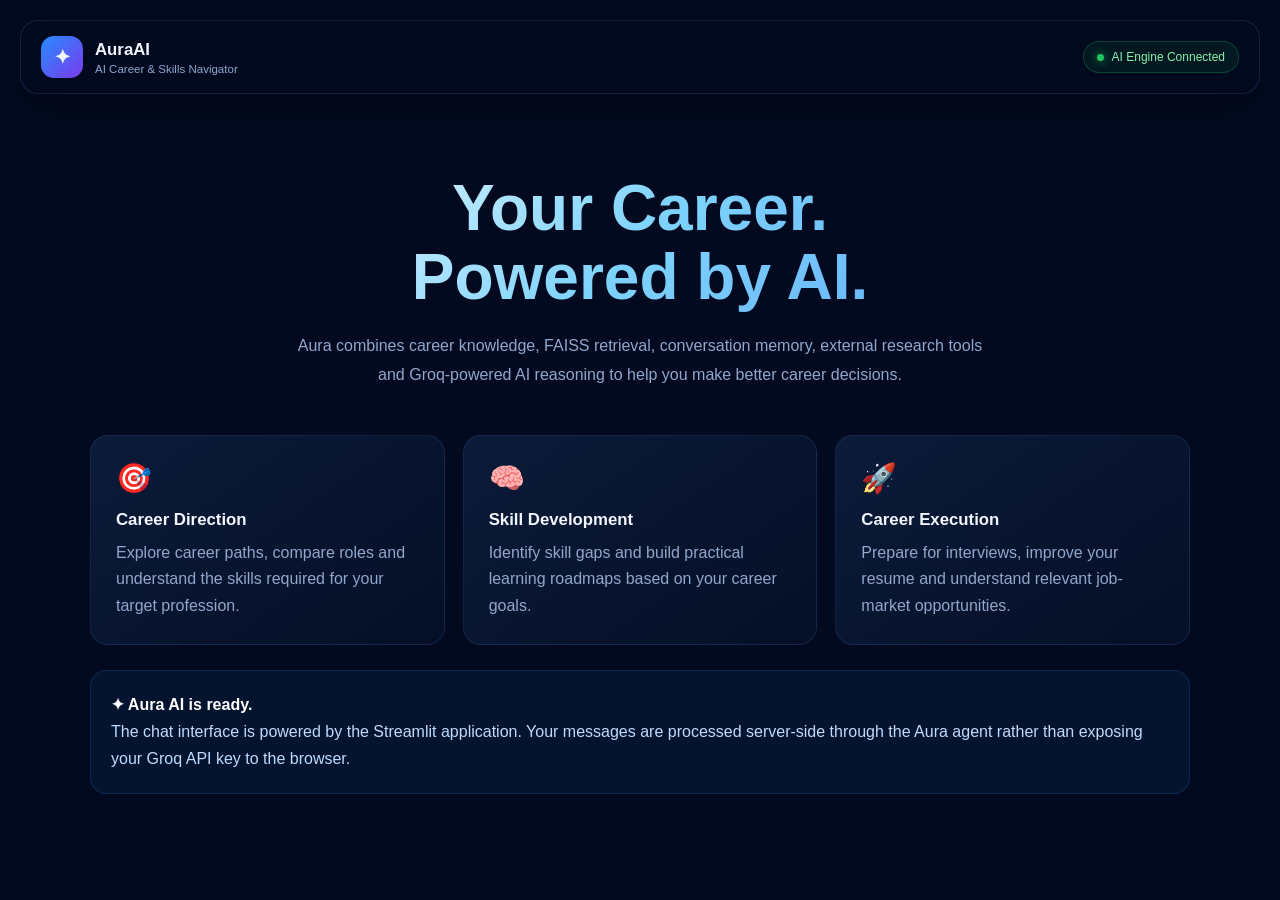
<file: dashboard.html>
<!DOCTYPE html>
<html lang="en">

<head>

<meta charset="UTF-8">

<meta
    name="viewport"
    content="width=device-width, initial-scale=1.0"
>

<title>AuraAI Dashboard</title>

<style>

* {
    box-sizing: border-box;
}

html,
body {

    margin: 0;

    padding: 0;

    width: 100%;

    min-height: 100%;

    font-family:
        "Plus Jakarta Sans",
        Arial,
        sans-serif;

    background: #030a1f;

    color: #f2f6ff;

}


.dashboard {

    min-height: 100vh;

    padding: 20px;

}


/* =========================================================
   HEADER
   ========================================================= */

.header {

    position: sticky;

    top: 0;

    z-index: 100;

    display: flex;

    align-items: center;

    justify-content: space-between;

    padding: 15px 20px;

    border-radius: 18px;

    border:
        1px solid
        rgba(96,165,250,.16);

    background:
        rgba(3,10,31,.90);

    backdrop-filter:
        blur(20px);

    box-shadow:
        0 15px 50px
        rgba(0,0,0,.25);

}


.brand {

    display: flex;

    align-items: center;

    gap: 12px;

}


.logo {

    width: 42px;

    height: 42px;

    display: flex;

    align-items: center;

    justify-content: center;

    border-radius: 13px;

    background:
        linear-gradient(
            135deg,
            #258cff,
            #7c3aed
        );

    font-size: 20px;

    font-weight: 800;

}


.brand-name {

    font-size: 1.05rem;

    font-weight: 800;

}


.brand-description {

    margin-top: 3px;

    font-size: .72rem;

    color: #8fa7ce;

}


.status {

    display: flex;

    align-items: center;

    gap: 8px;

    padding: 8px 13px;

    border-radius: 999px;

    border:
        1px solid
        rgba(34,197,94,.25);

    background:
        rgba(34,197,94,.08);

    color: #86efac;

    font-size: .75rem;

}


.status-dot {

    width: 7px;

    height: 7px;

    border-radius: 50%;

    background: #22c55e;

    box-shadow:
        0 0 10px
        rgba(34,197,94,.8);

}


/* =========================================================
   HERO
   ========================================================= */

.hero {

    max-width: 900px;

    margin: 80px auto 45px;

    text-align: center;

}


.hero h1 {

    margin: 0;

    font-size:
        clamp(
            2.2rem,
            6vw,
            4rem
        );

    line-height: 1.08;

    background:
        linear-gradient(
            135deg,
            #ffffff,
            #7dd3fc,
            #60a5fa
        );

    -webkit-background-clip: text;

    -webkit-text-fill-color: transparent;

}


.hero p {

    max-width: 700px;

    margin:
        20px auto 0;

    color: #91a7cb;

    line-height: 1.8;

}


/* =========================================================
   CARDS
   ========================================================= */

.cards {

    max-width: 1100px;

    margin: 0 auto;

    display: grid;

    grid-template-columns:
        repeat(
            3,
            1fr
        );

    gap: 18px;

}


.card {

    padding: 25px;

    min-height: 190px;

    border-radius: 18px;

    border:
        1px solid
        rgba(96,165,250,.13);

    background:
        linear-gradient(
            145deg,
            rgba(15,32,65,.78),
            rgba(7,18,42,.72)
        );

}


.card-icon {

    font-size: 1.8rem;

    margin-bottom: 15px;

}


.card h2 {

    margin:
        0 0 10px;

    font-size: 1.05rem;

}


.card p {

    margin: 0;

    color: #91a7cb;

    line-height: 1.65;

}


/* =========================================================
   AI NOTICE
   ========================================================= */

.ai-notice {

    max-width: 1100px;

    margin:
        25px auto 0;

    padding: 20px;

    border-radius: 16px;

    border:
        1px solid
        rgba(37,140,255,.18);

    background:
        rgba(37,140,255,.07);

    color: #bfdbfe;

    line-height: 1.7;

}


.ai-notice strong {

    color: #ffffff;

}


/* =========================================================
   MOBILE
   ========================================================= */

@media(max-width: 750px) {

    .dashboard {

        padding: 12px;

    }


    .brand-description {

        display: none;

    }


    .cards {

        grid-template-columns: 1fr;

    }


    .hero {

        margin-top: 50px;

    }


    .hero h1 {

        font-size: 2.3rem;

    }


    .status {

        font-size: .68rem;

        padding: 7px 10px;

    }

}

</style>

</head>


<body>

<div class="dashboard">


    <!-- HEADER -->

    <header class="header">

        <div class="brand">

            <div class="logo">
                ✦
            </div>

            <div>

                <div class="brand-name">
                    AuraAI
                </div>

                <div class="brand-description">
                    AI Career & Skills Navigator
                </div>

            </div>

        </div>


        <div class="status">

            <span class="status-dot"></span>

            AI Engine Connected

        </div>

    </header>



    <!-- HERO -->

    <section class="hero">

        <h1>
            Your Career.
            <br>
            Powered by AI.
        </h1>

        <p>
            Aura combines career knowledge,
            FAISS retrieval, conversation memory,
            external research tools and Groq-powered
            AI reasoning to help you make better
            career decisions.
        </p>

    </section>



    <!-- FEATURES -->

    <section class="cards">


        <article class="card">

            <div class="card-icon">
                🎯
            </div>

            <h2>
                Career Direction
            </h2>

            <p>
                Explore career paths, compare
                roles and understand the skills
                required for your target profession.
            </p>

        </article>



        <article class="card">

            <div class="card-icon">
                🧠
            </div>

            <h2>
                Skill Development
            </h2>

            <p>
                Identify skill gaps and build
                practical learning roadmaps
                based on your career goals.
            </p>

        </article>



        <article class="card">

            <div class="card-icon">
                🚀
            </div>

            <h2>
                Career Execution
            </h2>

            <p>
                Prepare for interviews, improve
                your resume and understand
                relevant job-market opportunities.
            </p>

        </article>


    </section>



    <!-- AI STATUS -->

    <div class="ai-notice">

        <strong>✦ Aura AI is ready.</strong>

        <br>

        The chat interface is powered by the
        Streamlit application. Your messages are
        processed server-side through the Aura
        agent rather than exposing your Groq API
        key to the browser.

    </div>


</div>

</body>

</html>
</file>
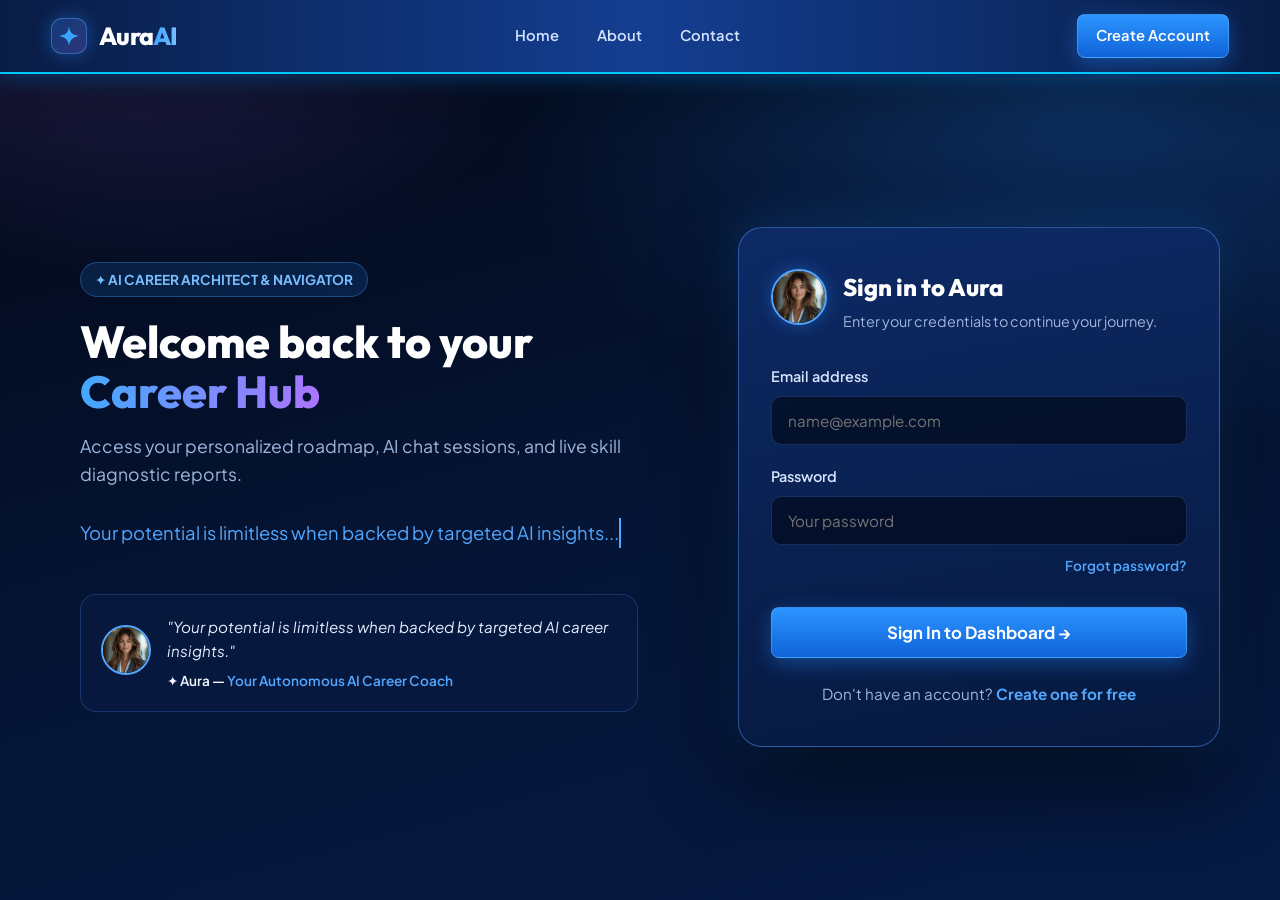
<file: login.html>
<!DOCTYPE html>
<html lang="en">
<head>
<meta charset="utf-8">
<meta name="viewport" content="width=device-width, initial-scale=1, viewport-fit=cover">
<title>Sign In | AuraAI</title>
<link href="https://fonts.googleapis.com/css2?family=Outfit:wght@500;600;700;800&family=Plus+Jakarta+Sans:wght@400;500;600;700;800&display=swap" rel="stylesheet">
<style>
:root {
  --bg-deep: #030816;
  --bg-surface: #061533;
  --bg-elevated: #0a214d;
  --panel: rgba(9, 28, 69, 0.72);
  --panel-solid: #0d265a;
  --line: rgba(85, 155, 255, 0.22);
  --line-strong: rgba(85, 155, 255, 0.45);
  --blue: #258cff;
  --blue-light: #52a7ff;
  --cyan: #22e0c0;
  --text: #f4f8ff;
  --text-muted: #9eb5dc;
  --font: 'Plus Jakarta Sans', system-ui, -apple-system, sans-serif;
  --font-display: 'Outfit', 'Plus Jakarta Sans', system-ui, sans-serif;
  --header-height: 74px;
}
*, *::before, *::after { box-sizing: border-box; margin: 0; padding: 0; }
body {
  font-family: var(--font);
  color: var(--text);
  background-color: var(--bg-deep);
  line-height: 1.6;
  min-height: 100vh;
  display: flex;
  flex-direction: column;
  overflow-x: hidden;
  position: relative;
  margin: 0;
  padding: 0;
}
body::before {
  content: "";
  position: fixed;
  inset: 0;
  z-index: -1;
  background:
    radial-gradient(1000px 600px at 85% 10%, rgba(37, 140, 255, 0.25), transparent 60%),
    radial-gradient(800px 500px at 10% 0%, rgba(162, 114, 255, 0.2), transparent 55%),
    linear-gradient(165deg, #020613 0%, #051433 50%, #061a44 100%);
  pointer-events: none;
}
a { color: inherit; text-decoration: none; }
button { font-family: inherit; border: none; background: none; color: inherit; cursor: pointer; }
.wrap { width: min(1200px, 92%); margin-inline: auto; }

/* HEADER */
header.site-header {
  position: fixed;
  top: 0; left: 0; right: 0;
  height: var(--header-height);
  z-index: 1000;
  background: linear-gradient(90deg, #091c44 0%, #0e2e6d 25%, #143e91 50%, #0e2e6d 75%, #091c44 100%);
  backdrop-filter: blur(24px);
  -webkit-backdrop-filter: blur(24px);
  border-bottom: 2px solid #00c8ff;
  box-shadow: 0 4px 25px rgba(0, 140, 255, 0.35), 0 10px 40px rgba(0, 0, 0, 0.5);
}
.nav-bar { display: flex; align-items: center; justify-content: space-between; height: 100%; gap: 16px; }
.brand { display: flex; align-items: center; gap: 12px; }
.brand-icon {
  width: 36px; height: 36px; border-radius: 11px;
  background: linear-gradient(135deg, rgba(37, 140, 255, 0.25), rgba(162, 114, 255, 0.25));
  border: 1px solid var(--line-strong);
  display: grid; place-items: center;
  box-shadow: 0 0 18px rgba(37, 140, 255, 0.4);
}
.brand-icon svg { width: 22px; height: 22px; fill: #3aa4ff; }
.brand-title { font-family: var(--font-display); font-size: 1.55rem; font-weight: 800; color: #fff; letter-spacing: -0.03em; }
.brand-title span { background: linear-gradient(90deg, #3aa0ff, #7ac0ff); -webkit-background-clip: text; background-clip: text; color: transparent; }
.desktop-nav { display: flex; align-items: center; gap: 6px; }
.nav-link { padding: 8px 16px; border-radius: 8px; font-weight: 600; font-size: 0.92rem; color: #d2e2fe; transition: all 0.2s ease; }
.nav-link:hover, .nav-link.active { color: #fff; background: rgba(37, 140, 255, 0.12); }
.nav-link.active { background: rgba(37, 140, 255, 0.2); border: 1px solid rgba(82, 167, 255, 0.35); }
.nav-actions { display: flex; align-items: center; gap: 10px; }
.btn {
  display: inline-flex; align-items: center; justify-content: center; gap: 8px;
  padding: 9px 18px; border-radius: 8px; font-size: 0.92rem; font-weight: 600;
  border: 1px solid var(--line); color: var(--text); background: rgba(13, 38, 90, 0.5); transition: all 0.2s ease;
}
.btn:hover { background: rgba(37, 140, 255, 0.2); border-color: var(--line-strong); color: #fff; }
.btn-primary { background: linear-gradient(180deg, #2b95ff 0%, #1063d8 100%); border-color: rgba(94, 182, 255, 0.5); color: #fff; box-shadow: 0 6px 20px rgba(37, 140, 255, 0.38); }
.btn-primary:hover { background: linear-gradient(180deg, #3ea2ff 0%, #156ee9 100%); box-shadow: 0 8px 25px rgba(37, 140, 255, 0.55); }
.btn-outline { background: transparent; border: 1px solid var(--line-strong); }
.btn-outline:hover { background: rgba(37, 140, 255, 0.15); border-color: var(--blue-light); }

/* MOBILE DRAWER */
.mobile-toggle {
  display: none; width: 42px; height: 42px; border-radius: 10px; border: 1px solid var(--line);
  background: rgba(9, 28, 69, 0.6); align-items: center; justify-content: center; flex-direction: column; gap: 5px;
}
.mobile-toggle span { width: 20px; height: 2px; background-color: #d6e5ff; border-radius: 2px; transition: all 0.25s ease; }
.mobile-toggle.active span:nth-child(1) { transform: translateY(7px) rotate(45deg); }
.mobile-toggle.active span:nth-child(2) { opacity: 0; }
.mobile-toggle.active span:nth-child(3) { transform: translateY(-7px) rotate(-45deg); }
.mobile-drawer {
  display: none; position: fixed; top: var(--header-height); left: 0; right: 0;
  background: rgba(3, 9, 24, 0.98); border-bottom: 1px solid var(--line-strong); padding: 18px 5% 24px; z-index: 999; flex-direction: column; gap: 12px;
}
.mobile-drawer.open { display: flex; }
.mobile-drawer-actions { display: grid; grid-template-columns: 1fr 1fr; gap: 10px; margin-top: 10px; }

@media (max-width: 900px) {
  .desktop-nav, .nav-actions { display: none; }
  .mobile-toggle { display: flex; }
}

/* AUTH SPLIT LAYOUT */
.auth-page-container {
  display: flex;
  margin-top: var(--header-height);
  min-height: calc(100vh - var(--header-height));
  padding: 40px 0;
}
.auth-split {
  display: flex;
  width: 100%;
  max-width: 1200px;
  margin: 0 auto;
  gap: 40px;
  align-items: center;
}
.auth-showcase-panel {
  flex: 1.18;
  padding: 40px;
}
.auth-form-panel {
  flex: 1.02;
  padding: 20px;
}
.auth-showcase-badge {
  display: inline-block;
  padding: 6px 14px;
  border-radius: 20px;
  background: rgba(37, 140, 255, 0.15);
  border: 1px solid rgba(82, 167, 255, 0.3);
  color: #79beff;
  font-size: 0.85rem;
  font-weight: 700;
  margin-bottom: 20px;
}
.auth-showcase-title {
  font-family: var(--font-display);
  font-size: 2.8rem;
  line-height: 1.1;
  font-weight: 800;
  margin-bottom: 16px;
  color: #fff;
}
.gradient {
  background: linear-gradient(90deg, #42a9ff, #aa75ff);
  -webkit-background-clip: text;
  background-clip: text;
  color: transparent;
}
.auth-showcase-desc {
  font-size: 1.1rem;
  color: var(--text-muted);
  margin-bottom: 30px;
  line-height: 1.6;
}
.auth-features-list { display: flex; flex-direction: column; gap: 20px; margin-bottom: 40px; }
.auth-feat-item { display: flex; gap: 16px; }
.auth-feat-icon {
  width: 42px; height: 42px;
  background: linear-gradient(135deg, #133c8c, #0a214d);
  border: 1px solid var(--line-strong);
  border-radius: 12px;
  display: grid; place-items: center; font-size: 1.2rem; flex-shrink: 0;
}
.auth-feat-item h4 { font-size: 1.05rem; font-weight: 700; color: #fff; margin-bottom: 4px; }
.auth-feat-item p { font-size: 0.9rem; color: var(--text-muted); }
.auth-quote-card {
  background: rgba(9, 28, 69, 0.6);
  border: 1px solid var(--line);
  border-radius: 16px;
  padding: 20px;
  display: flex; gap: 16px; align-items: center;
}
.auth-quote-avatar img { width: 50px; height: 50px; border-radius: 50%; border: 2px solid var(--blue-light); }
.auth-quote-text { font-style: italic; font-size: 0.95rem; color: #e2eeff; margin-bottom: 6px; }
.auth-quote-author { font-size: 0.85rem; color: var(--text-dim); font-weight: 600; }
.auth-quote-author span { color: var(--blue-light); }

/* FORM CARD */
.auth-card {
  background: linear-gradient(170deg, #0d2a66 0%, #06183d 100%);
  border: 1px solid var(--line-strong);
  border-radius: 24px;
  padding: 40px 32px;
  box-shadow: 0 30px 80px rgba(0, 0, 0, 0.65), 0 0 50px rgba(37, 140, 255, 0.25);
}
.auth-card-header { display: flex; align-items: center; gap: 16px; margin-bottom: 32px; }
.auth-avatar-circle img { width: 56px; height: 56px; border-radius: 50%; border: 2px solid var(--blue-light); box-shadow: 0 0 16px rgba(37, 140, 255, 0.4); }
.auth-card-header h2 { font-family: var(--font-display); font-size: 1.5rem; font-weight: 800; color: #fff; }
.auth-card-header p { color: var(--text-muted); font-size: 0.9rem; margin-top: 4px; }
.form-group { display: flex; flex-direction: column; gap: 8px; margin-bottom: 20px; }
.form-group label { font-size: 0.9rem; font-weight: 600; color: #d6e4ff; }
.form-control {
  width: 100%; padding: 14px 16px; border-radius: 10px;
  background: rgba(3, 9, 24, 0.65); border: 1px solid var(--line);
  color: #fff; font-family: var(--font); font-size: 0.95rem; transition: all 0.2s ease;
}
.form-control:focus { outline: none; border-color: var(--blue-light); box-shadow: 0 0 0 3px rgba(37, 140, 255, 0.25); background: rgba(3, 9, 24, 0.85); }
.btn-submit { width: 100%; padding: 14px; font-size: 1.05rem; font-weight: 700; margin-top: 10px; }
.switch-hint { text-align: center; font-size: 0.95rem; color: var(--text-muted); margin-top: 24px; }
.switch-hint a { color: var(--blue-light); font-weight: 700; }
.switch-hint a:hover { text-decoration: underline; }
.forgot-pass { font-size: 0.85rem; color: var(--blue-light); font-weight: 600; text-align: right; margin-top: -10px; margin-bottom: 20px; display: block; }

@media (max-width: 900px) {
  .auth-split { flex-direction: column; gap: 20px; }
  .auth-showcase-panel { padding: 20px; }
  .auth-form-panel { padding: 20px; width: 100%; max-width: 500px; margin: 0 auto; }
  .auth-showcase-title { font-size: 2.2rem; }
}
</style>
</head>
<body>

<header class="site-header">
  <div class="wrap nav-bar">
    <a class="brand" href="index.html" aria-label="AuraAI Home">
      <div class="brand-icon">
        <svg viewBox="0 0 24 24"><path d="M12 1.5c.6 5.2 2.6 8.1 5.6 9.2 1.5.5 3.1.8 5 1.3-4.6 1-7.4 2.6-9 5.4-.7 1.2-1.2 3-1.6 5.6-.4-2.6-.9-4.4-1.6-5.6-1.6-2.8-4.4-4.4-9-5.4 1.9-.5 3.5-.8 5-1.3 3-1.1 5-4 5.6-9.2z"/></svg>
      </div>
      <div class="brand-text">
        <span class="brand-title">Aura<span>AI</span></span>
      </div>
    </a>

    <nav class="desktop-nav">
      <a class="nav-link" href="index.html">Home</a>
      <a class="nav-link" href="index.html#about">About</a>
      <a class="nav-link" href="index.html#contact">Contact</a>
    </nav>

    <div class="nav-actions">
      <!-- Removed duplicate buttons, keeping only what's necessary depending on the page -->
      <a class="btn btn-primary" href="signup.html">Create Account</a>
    </div>

    <button class="mobile-toggle" id="mToggle" aria-label="Toggle menu">
      <span></span><span></span><span></span>
    </button>
  </div>

  <div class="mobile-drawer" id="mDrawer">
    <a class="nav-link" href="index.html">Home</a>
    <a class="nav-link" href="index.html#about">About</a>
    <a class="nav-link" href="index.html#contact">Contact</a>
    <div class="mobile-drawer-actions">
      <a class="btn btn-outline" href="signin.html">Sign In</a>
      <a class="btn btn-primary" href="signup.html">Sign Up</a>
    </div>
  </div>
</header>

<div class="auth-page-container">
  <div class="wrap auth-split">
    <div class="auth-showcase-panel">
      <div class="auth-showcase-badge">✦ AI CAREER ARCHITECT &amp; NAVIGATOR</div>
      <h1 class="auth-showcase-title">Welcome back to your <span class='gradient'>Career Hub</span></h1>
      <p class="auth-showcase-desc">Access your personalized roadmap, AI chat sessions, and live skill diagnostic reports.</p>
      
      
      <div class="tw-wrapper" style="margin-bottom: 40px; margin-top: 10px;">
        <div class="typewriter-text" style="font-size: 1.15rem; color: #52a7ff; border-right: 2px solid #52a7ff; white-space: nowrap; overflow: hidden; animation: typing 3s steps(40, end), blink-caret .75s step-end infinite; display: inline-block;">
          Your potential is limitless when backed by targeted AI insights...
        </div>
      </div>
      
      <style>
        @keyframes typing {
          from { width: 0 }
          to { width: 100% }
        }
        @keyframes blink-caret {
          from, to { border-color: transparent }
          50% { border-color: #52a7ff; }
        }
      </style>
      <div class="auth-quote-card">
        <div class="auth-quote-avatar"><img src="assets/aura_avatar.jpg" alt="Aura" onerror="this.src='https://ui-avatars.com/api/?name=Aura&background=0D8ABC&color=fff'"/></div>
        <div>
          <div class="auth-quote-text">"Your potential is limitless when backed by targeted AI career insights."</div>
          <div class="auth-quote-author">✦ Aura — <span>Your Autonomous AI Career Coach</span></div>
        </div>
      </div>
    </div>
    
    <div class="auth-form-panel">
      <div class="auth-card">
        <div class="auth-card-header">
          <div class="auth-avatar-circle"><img src="assets/aura_avatar.jpg" alt="Aura" onerror="this.src='https://ui-avatars.com/api/?name=Aura&background=0D8ABC&color=fff'"/></div>
          <div><h2>Sign in to Aura</h2><p>Enter your credentials to continue your journey.</p></div>
        </div>
        
        <form id="authForm">
          <div class="form-group">
            <label>Email address</label>
            <input class="form-control" type="email" placeholder="name@example.com" required>
          </div>
          <div class="form-group">
            <label>Password</label>
            <input class="form-control" type="password" placeholder="Your password" required>
          </div>
          <a href="#" class="forgot-pass">Forgot password?</a>
          <button class="btn btn-primary btn-submit" type="submit">Sign In to Dashboard →</button>
          
          <p class="switch-hint">
            Don't have an account? <a href="signup.html">Create one for free</a>
          </p>
        </form>
      </div>
    </div>
  </div>
</div>

<script>
document.getElementById('mToggle').addEventListener('click', () => {
  const mDrawer = document.getElementById('mDrawer');
  const open = mDrawer.classList.toggle('open');
  document.getElementById('mToggle').classList.toggle('active', open);
});
document.getElementById('authForm').addEventListener('submit', (e) => {
  e.preventDefault();
  window.location.href = 'dashboard.html';
});
</script>

</body>
</html>
</file>
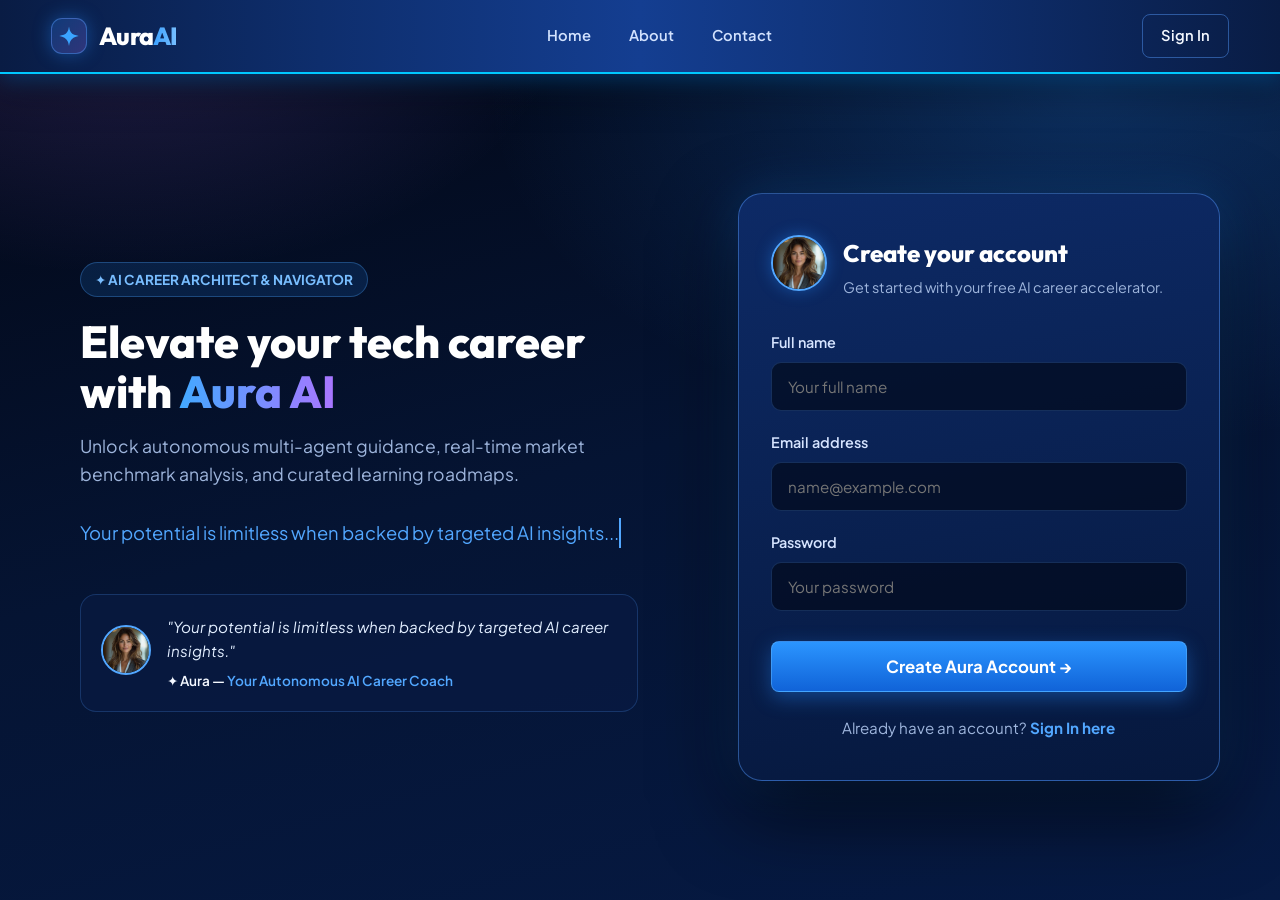
<file: register.html>
<!DOCTYPE html>
<html lang="en">
<head>
<meta charset="utf-8">
<meta name="viewport" content="width=device-width, initial-scale=1, viewport-fit=cover">
<title>Sign Up | AuraAI</title>
<link href="https://fonts.googleapis.com/css2?family=Outfit:wght@500;600;700;800&family=Plus+Jakarta+Sans:wght@400;500;600;700;800&display=swap" rel="stylesheet">
<style>
:root {
  --bg-deep: #030816;
  --bg-surface: #061533;
  --bg-elevated: #0a214d;
  --panel: rgba(9, 28, 69, 0.72);
  --panel-solid: #0d265a;
  --line: rgba(85, 155, 255, 0.22);
  --line-strong: rgba(85, 155, 255, 0.45);
  --blue: #258cff;
  --blue-light: #52a7ff;
  --cyan: #22e0c0;
  --text: #f4f8ff;
  --text-muted: #9eb5dc;
  --font: 'Plus Jakarta Sans', system-ui, -apple-system, sans-serif;
  --font-display: 'Outfit', 'Plus Jakarta Sans', system-ui, sans-serif;
  --header-height: 74px;
}
*, *::before, *::after { box-sizing: border-box; margin: 0; padding: 0; }
body {
  font-family: var(--font);
  color: var(--text);
  background-color: var(--bg-deep);
  line-height: 1.6;
  min-height: 100vh;
  display: flex;
  flex-direction: column;
  overflow-x: hidden;
  position: relative;
  margin: 0;
  padding: 0;
}
body::before {
  content: "";
  position: fixed;
  inset: 0;
  z-index: -1;
  background:
    radial-gradient(1000px 600px at 85% 10%, rgba(37, 140, 255, 0.25), transparent 60%),
    radial-gradient(800px 500px at 10% 0%, rgba(162, 114, 255, 0.2), transparent 55%),
    linear-gradient(165deg, #020613 0%, #051433 50%, #061a44 100%);
  pointer-events: none;
}
a { color: inherit; text-decoration: none; }
button { font-family: inherit; border: none; background: none; color: inherit; cursor: pointer; }
.wrap { width: min(1200px, 92%); margin-inline: auto; }

/* HEADER */
header.site-header {
  position: fixed;
  top: 0; left: 0; right: 0;
  height: var(--header-height);
  z-index: 1000;
  background: linear-gradient(90deg, #091c44 0%, #0e2e6d 25%, #143e91 50%, #0e2e6d 75%, #091c44 100%);
  backdrop-filter: blur(24px);
  -webkit-backdrop-filter: blur(24px);
  border-bottom: 2px solid #00c8ff;
  box-shadow: 0 4px 25px rgba(0, 140, 255, 0.35), 0 10px 40px rgba(0, 0, 0, 0.5);
}
.nav-bar { display: flex; align-items: center; justify-content: space-between; height: 100%; gap: 16px; }
.brand { display: flex; align-items: center; gap: 12px; }
.brand-icon {
  width: 36px; height: 36px; border-radius: 11px;
  background: linear-gradient(135deg, rgba(37, 140, 255, 0.25), rgba(162, 114, 255, 0.25));
  border: 1px solid var(--line-strong);
  display: grid; place-items: center;
  box-shadow: 0 0 18px rgba(37, 140, 255, 0.4);
}
.brand-icon svg { width: 22px; height: 22px; fill: #3aa4ff; }
.brand-title { font-family: var(--font-display); font-size: 1.55rem; font-weight: 800; color: #fff; letter-spacing: -0.03em; }
.brand-title span { background: linear-gradient(90deg, #3aa0ff, #7ac0ff); -webkit-background-clip: text; background-clip: text; color: transparent; }
.desktop-nav { display: flex; align-items: center; gap: 6px; }
.nav-link { padding: 8px 16px; border-radius: 8px; font-weight: 600; font-size: 0.92rem; color: #d2e2fe; transition: all 0.2s ease; }
.nav-link:hover, .nav-link.active { color: #fff; background: rgba(37, 140, 255, 0.12); }
.nav-link.active { background: rgba(37, 140, 255, 0.2); border: 1px solid rgba(82, 167, 255, 0.35); }
.nav-actions { display: flex; align-items: center; gap: 10px; }
.btn {
  display: inline-flex; align-items: center; justify-content: center; gap: 8px;
  padding: 9px 18px; border-radius: 8px; font-size: 0.92rem; font-weight: 600;
  border: 1px solid var(--line); color: var(--text); background: rgba(13, 38, 90, 0.5); transition: all 0.2s ease;
}
.btn:hover { background: rgba(37, 140, 255, 0.2); border-color: var(--line-strong); color: #fff; }
.btn-primary { background: linear-gradient(180deg, #2b95ff 0%, #1063d8 100%); border-color: rgba(94, 182, 255, 0.5); color: #fff; box-shadow: 0 6px 20px rgba(37, 140, 255, 0.38); }
.btn-primary:hover { background: linear-gradient(180deg, #3ea2ff 0%, #156ee9 100%); box-shadow: 0 8px 25px rgba(37, 140, 255, 0.55); }
.btn-outline { background: transparent; border: 1px solid var(--line-strong); }
.btn-outline:hover { background: rgba(37, 140, 255, 0.15); border-color: var(--blue-light); }

/* MOBILE DRAWER */
.mobile-toggle {
  display: none; width: 42px; height: 42px; border-radius: 10px; border: 1px solid var(--line);
  background: rgba(9, 28, 69, 0.6); align-items: center; justify-content: center; flex-direction: column; gap: 5px;
}
.mobile-toggle span { width: 20px; height: 2px; background-color: #d6e5ff; border-radius: 2px; transition: all 0.25s ease; }
.mobile-toggle.active span:nth-child(1) { transform: translateY(7px) rotate(45deg); }
.mobile-toggle.active span:nth-child(2) { opacity: 0; }
.mobile-toggle.active span:nth-child(3) { transform: translateY(-7px) rotate(-45deg); }
.mobile-drawer {
  display: none; position: fixed; top: var(--header-height); left: 0; right: 0;
  background: rgba(3, 9, 24, 0.98); border-bottom: 1px solid var(--line-strong); padding: 18px 5% 24px; z-index: 999; flex-direction: column; gap: 12px;
}
.mobile-drawer.open { display: flex; }
.mobile-drawer-actions { display: grid; grid-template-columns: 1fr 1fr; gap: 10px; margin-top: 10px; }

@media (max-width: 900px) {
  .desktop-nav, .nav-actions { display: none; }
  .mobile-toggle { display: flex; }
}

/* AUTH SPLIT LAYOUT */
.auth-page-container {
  display: flex;
  margin-top: var(--header-height);
  min-height: calc(100vh - var(--header-height));
  padding: 40px 0;
}
.auth-split {
  display: flex;
  width: 100%;
  max-width: 1200px;
  margin: 0 auto;
  gap: 40px;
  align-items: center;
}
.auth-showcase-panel {
  flex: 1.18;
  padding: 40px;
}
.auth-form-panel {
  flex: 1.02;
  padding: 20px;
}
.auth-showcase-badge {
  display: inline-block;
  padding: 6px 14px;
  border-radius: 20px;
  background: rgba(37, 140, 255, 0.15);
  border: 1px solid rgba(82, 167, 255, 0.3);
  color: #79beff;
  font-size: 0.85rem;
  font-weight: 700;
  margin-bottom: 20px;
}
.auth-showcase-title {
  font-family: var(--font-display);
  font-size: 2.8rem;
  line-height: 1.1;
  font-weight: 800;
  margin-bottom: 16px;
  color: #fff;
}
.gradient {
  background: linear-gradient(90deg, #42a9ff, #aa75ff);
  -webkit-background-clip: text;
  background-clip: text;
  color: transparent;
}
.auth-showcase-desc {
  font-size: 1.1rem;
  color: var(--text-muted);
  margin-bottom: 30px;
  line-height: 1.6;
}
.auth-features-list { display: flex; flex-direction: column; gap: 20px; margin-bottom: 40px; }
.auth-feat-item { display: flex; gap: 16px; }
.auth-feat-icon {
  width: 42px; height: 42px;
  background: linear-gradient(135deg, #133c8c, #0a214d);
  border: 1px solid var(--line-strong);
  border-radius: 12px;
  display: grid; place-items: center; font-size: 1.2rem; flex-shrink: 0;
}
.auth-feat-item h4 { font-size: 1.05rem; font-weight: 700; color: #fff; margin-bottom: 4px; }
.auth-feat-item p { font-size: 0.9rem; color: var(--text-muted); }
.auth-quote-card {
  background: rgba(9, 28, 69, 0.6);
  border: 1px solid var(--line);
  border-radius: 16px;
  padding: 20px;
  display: flex; gap: 16px; align-items: center;
}
.auth-quote-avatar img { width: 50px; height: 50px; border-radius: 50%; border: 2px solid var(--blue-light); }
.auth-quote-text { font-style: italic; font-size: 0.95rem; color: #e2eeff; margin-bottom: 6px; }
.auth-quote-author { font-size: 0.85rem; color: var(--text-dim); font-weight: 600; }
.auth-quote-author span { color: var(--blue-light); }

/* FORM CARD */
.auth-card {
  background: linear-gradient(170deg, #0d2a66 0%, #06183d 100%);
  border: 1px solid var(--line-strong);
  border-radius: 24px;
  padding: 40px 32px;
  box-shadow: 0 30px 80px rgba(0, 0, 0, 0.65), 0 0 50px rgba(37, 140, 255, 0.25);
}
.auth-card-header { display: flex; align-items: center; gap: 16px; margin-bottom: 32px; }
.auth-avatar-circle img { width: 56px; height: 56px; border-radius: 50%; border: 2px solid var(--blue-light); box-shadow: 0 0 16px rgba(37, 140, 255, 0.4); }
.auth-card-header h2 { font-family: var(--font-display); font-size: 1.5rem; font-weight: 800; color: #fff; }
.auth-card-header p { color: var(--text-muted); font-size: 0.9rem; margin-top: 4px; }
.form-group { display: flex; flex-direction: column; gap: 8px; margin-bottom: 20px; }
.form-group label { font-size: 0.9rem; font-weight: 600; color: #d6e4ff; }
.form-control {
  width: 100%; padding: 14px 16px; border-radius: 10px;
  background: rgba(3, 9, 24, 0.65); border: 1px solid var(--line);
  color: #fff; font-family: var(--font); font-size: 0.95rem; transition: all 0.2s ease;
}
.form-control:focus { outline: none; border-color: var(--blue-light); box-shadow: 0 0 0 3px rgba(37, 140, 255, 0.25); background: rgba(3, 9, 24, 0.85); }
.btn-submit { width: 100%; padding: 14px; font-size: 1.05rem; font-weight: 700; margin-top: 10px; }
.switch-hint { text-align: center; font-size: 0.95rem; color: var(--text-muted); margin-top: 24px; }
.switch-hint a { color: var(--blue-light); font-weight: 700; }
.switch-hint a:hover { text-decoration: underline; }
.forgot-pass { font-size: 0.85rem; color: var(--blue-light); font-weight: 600; text-align: right; margin-top: -10px; margin-bottom: 20px; display: block; }

@media (max-width: 900px) {
  .auth-split { flex-direction: column; gap: 20px; }
  .auth-showcase-panel { padding: 20px; }
  .auth-form-panel { padding: 20px; width: 100%; max-width: 500px; margin: 0 auto; }
  .auth-showcase-title { font-size: 2.2rem; }
}
</style>
</head>
<body>

<header class="site-header">
  <div class="wrap nav-bar">
    <a class="brand" href="index.html" aria-label="AuraAI Home">
      <div class="brand-icon">
        <svg viewBox="0 0 24 24"><path d="M12 1.5c.6 5.2 2.6 8.1 5.6 9.2 1.5.5 3.1.8 5 1.3-4.6 1-7.4 2.6-9 5.4-.7 1.2-1.2 3-1.6 5.6-.4-2.6-.9-4.4-1.6-5.6-1.6-2.8-4.4-4.4-9-5.4 1.9-.5 3.5-.8 5-1.3 3-1.1 5-4 5.6-9.2z"/></svg>
      </div>
      <div class="brand-text">
        <span class="brand-title">Aura<span>AI</span></span>
      </div>
    </a>

    <nav class="desktop-nav">
      <a class="nav-link" href="index.html">Home</a>
      <a class="nav-link" href="index.html#about">About</a>
      <a class="nav-link" href="index.html#contact">Contact</a>
    </nav>

    <div class="nav-actions">
      <!-- Removed duplicate buttons, keeping only what's necessary depending on the page -->
      <a class="btn btn-outline" href="signin.html">Sign In</a>
    </div>

    <button class="mobile-toggle" id="mToggle" aria-label="Toggle menu">
      <span></span><span></span><span></span>
    </button>
  </div>

  <div class="mobile-drawer" id="mDrawer">
    <a class="nav-link" href="index.html">Home</a>
    <a class="nav-link" href="index.html#about">About</a>
    <a class="nav-link" href="index.html#contact">Contact</a>
    <div class="mobile-drawer-actions">
      <a class="btn btn-outline" href="signin.html">Sign In</a>
      <a class="btn btn-primary" href="signup.html">Sign Up</a>
    </div>
  </div>
</header>

<div class="auth-page-container">
  <div class="wrap auth-split">
    <div class="auth-showcase-panel">
      <div class="auth-showcase-badge">✦ AI CAREER ARCHITECT &amp; NAVIGATOR</div>
      <h1 class="auth-showcase-title">Elevate your tech career with <span class='gradient'>Aura AI</span></h1>
      <p class="auth-showcase-desc">Unlock autonomous multi-agent guidance, real-time market benchmark analysis, and curated learning roadmaps.</p>
      
      
      <div class="tw-wrapper" style="margin-bottom: 40px; margin-top: 10px;">
        <div class="typewriter-text" style="font-size: 1.15rem; color: #52a7ff; border-right: 2px solid #52a7ff; white-space: nowrap; overflow: hidden; animation: typing 3s steps(40, end), blink-caret .75s step-end infinite; display: inline-block;">
          Your potential is limitless when backed by targeted AI insights...
        </div>
      </div>
      
      <style>
        @keyframes typing {
          from { width: 0 }
          to { width: 100% }
        }
        @keyframes blink-caret {
          from, to { border-color: transparent }
          50% { border-color: #52a7ff; }
        }
      </style>
      <div class="auth-quote-card">
        <div class="auth-quote-avatar"><img src="assets/aura_avatar.jpg" alt="Aura" onerror="this.src='https://ui-avatars.com/api/?name=Aura&background=0D8ABC&color=fff'"/></div>
        <div>
          <div class="auth-quote-text">"Your potential is limitless when backed by targeted AI career insights."</div>
          <div class="auth-quote-author">✦ Aura — <span>Your Autonomous AI Career Coach</span></div>
        </div>
      </div>
    </div>
    
    <div class="auth-form-panel">
      <div class="auth-card">
        <div class="auth-card-header">
          <div class="auth-avatar-circle"><img src="assets/aura_avatar.jpg" alt="Aura" onerror="this.src='https://ui-avatars.com/api/?name=Aura&background=0D8ABC&color=fff'"/></div>
          <div><h2>Create your account</h2><p>Get started with your free AI career accelerator.</p></div>
        </div>
        
        <form id="authForm">
          <div class="form-group">
            <label>Full name</label>
            <input class="form-control" type="text" placeholder="Your full name" required>
          </div>
          <div class="form-group">
            <label>Email address</label>
            <input class="form-control" type="email" placeholder="name@example.com" required>
          </div>
          <div class="form-group">
            <label>Password</label>
            <input class="form-control" type="password" placeholder="Your password" required>
          </div>
          <button class="btn btn-primary btn-submit" type="submit">Create Aura Account →</button>
          
          <p class="switch-hint">
            Already have an account? <a href="signin.html">Sign In here</a>
          </p>
        </form>
      </div>
    </div>
  </div>
</div>

<script>
document.getElementById('mToggle').addEventListener('click', () => {
  const mDrawer = document.getElementById('mDrawer');
  const open = mDrawer.classList.toggle('open');
  document.getElementById('mToggle').classList.toggle('active', open);
});
document.getElementById('authForm').addEventListener('submit', (e) => {
  e.preventDefault();
  window.location.href = 'dashboard.html';
});
</script>

</body>
</html>
</file>
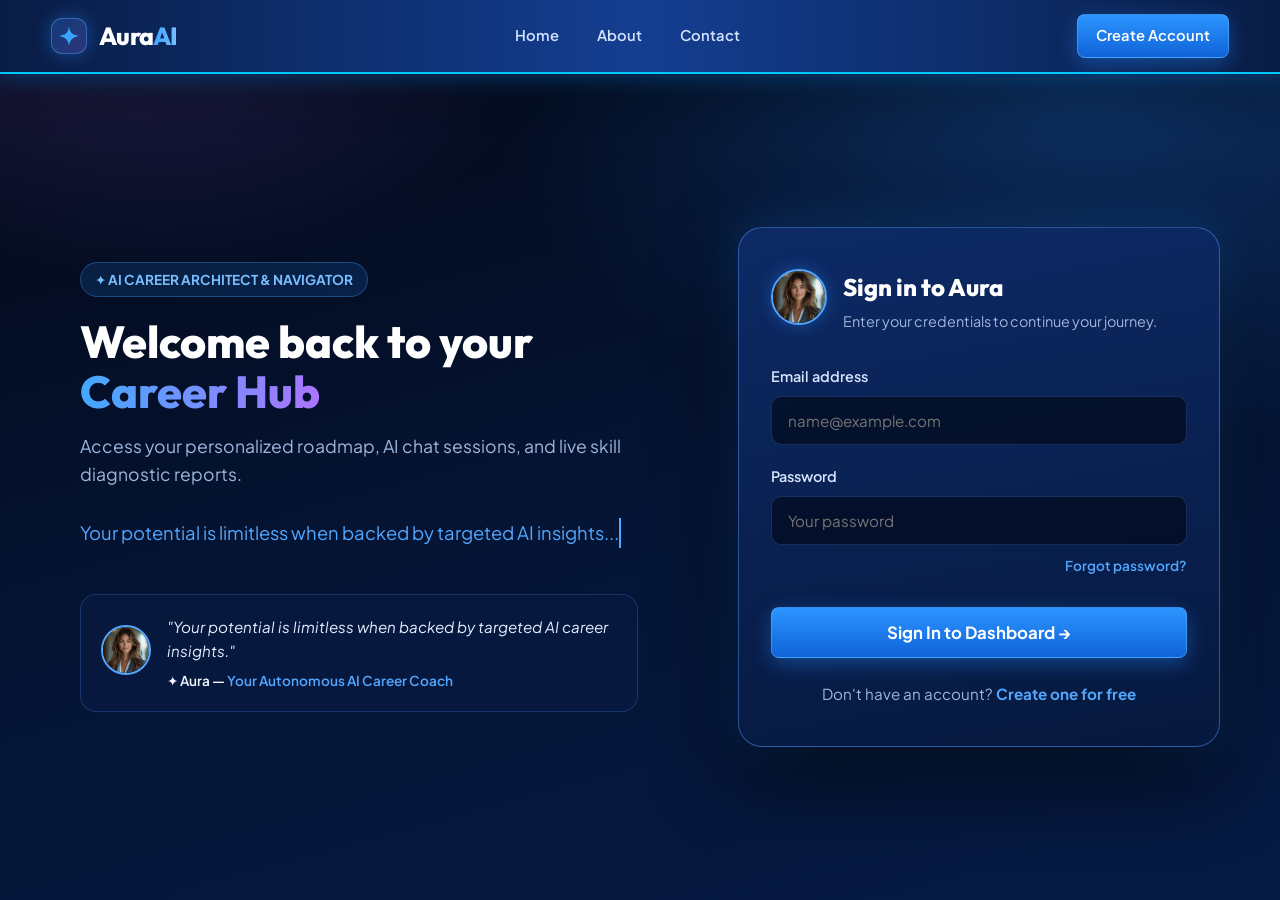
<file: signin.html>
<!DOCTYPE html>
<html lang="en">
<head>
<meta charset="utf-8">
<meta name="viewport" content="width=device-width, initial-scale=1, viewport-fit=cover">
<title>Sign In | AuraAI</title>
<link href="https://fonts.googleapis.com/css2?family=Outfit:wght@500;600;700;800&family=Plus+Jakarta+Sans:wght@400;500;600;700;800&display=swap" rel="stylesheet">
<style>
:root {
  --bg-deep: #030816;
  --bg-surface: #061533;
  --bg-elevated: #0a214d;
  --panel: rgba(9, 28, 69, 0.72);
  --panel-solid: #0d265a;
  --line: rgba(85, 155, 255, 0.22);
  --line-strong: rgba(85, 155, 255, 0.45);
  --blue: #258cff;
  --blue-light: #52a7ff;
  --cyan: #22e0c0;
  --text: #f4f8ff;
  --text-muted: #9eb5dc;
  --font: 'Plus Jakarta Sans', system-ui, -apple-system, sans-serif;
  --font-display: 'Outfit', 'Plus Jakarta Sans', system-ui, sans-serif;
  --header-height: 74px;
}
*, *::before, *::after { box-sizing: border-box; margin: 0; padding: 0; }
body {
  font-family: var(--font);
  color: var(--text);
  background-color: var(--bg-deep);
  line-height: 1.6;
  min-height: 100vh;
  display: flex;
  flex-direction: column;
  overflow-x: hidden;
  position: relative;
  margin: 0;
  padding: 0;
}
body::before {
  content: "";
  position: fixed;
  inset: 0;
  z-index: -1;
  background:
    radial-gradient(1000px 600px at 85% 10%, rgba(37, 140, 255, 0.25), transparent 60%),
    radial-gradient(800px 500px at 10% 0%, rgba(162, 114, 255, 0.2), transparent 55%),
    linear-gradient(165deg, #020613 0%, #051433 50%, #061a44 100%);
  pointer-events: none;
}
a { color: inherit; text-decoration: none; }
button { font-family: inherit; border: none; background: none; color: inherit; cursor: pointer; }
.wrap { width: min(1200px, 92%); margin-inline: auto; }

/* HEADER */
header.site-header {
  position: fixed;
  top: 0; left: 0; right: 0;
  height: var(--header-height);
  z-index: 1000;
  background: linear-gradient(90deg, #091c44 0%, #0e2e6d 25%, #143e91 50%, #0e2e6d 75%, #091c44 100%);
  backdrop-filter: blur(24px);
  -webkit-backdrop-filter: blur(24px);
  border-bottom: 2px solid #00c8ff;
  box-shadow: 0 4px 25px rgba(0, 140, 255, 0.35), 0 10px 40px rgba(0, 0, 0, 0.5);
}
.nav-bar { display: flex; align-items: center; justify-content: space-between; height: 100%; gap: 16px; }
.brand { display: flex; align-items: center; gap: 12px; }
.brand-icon {
  width: 36px; height: 36px; border-radius: 11px;
  background: linear-gradient(135deg, rgba(37, 140, 255, 0.25), rgba(162, 114, 255, 0.25));
  border: 1px solid var(--line-strong);
  display: grid; place-items: center;
  box-shadow: 0 0 18px rgba(37, 140, 255, 0.4);
}
.brand-icon svg { width: 22px; height: 22px; fill: #3aa4ff; }
.brand-title { font-family: var(--font-display); font-size: 1.55rem; font-weight: 800; color: #fff; letter-spacing: -0.03em; }
.brand-title span { background: linear-gradient(90deg, #3aa0ff, #7ac0ff); -webkit-background-clip: text; background-clip: text; color: transparent; }
.desktop-nav { display: flex; align-items: center; gap: 6px; }
.nav-link { padding: 8px 16px; border-radius: 8px; font-weight: 600; font-size: 0.92rem; color: #d2e2fe; transition: all 0.2s ease; }
.nav-link:hover, .nav-link.active { color: #fff; background: rgba(37, 140, 255, 0.12); }
.nav-link.active { background: rgba(37, 140, 255, 0.2); border: 1px solid rgba(82, 167, 255, 0.35); }
.nav-actions { display: flex; align-items: center; gap: 10px; }
.btn {
  display: inline-flex; align-items: center; justify-content: center; gap: 8px;
  padding: 9px 18px; border-radius: 8px; font-size: 0.92rem; font-weight: 600;
  border: 1px solid var(--line); color: var(--text); background: rgba(13, 38, 90, 0.5); transition: all 0.2s ease;
}
.btn:hover { background: rgba(37, 140, 255, 0.2); border-color: var(--line-strong); color: #fff; }
.btn-primary { background: linear-gradient(180deg, #2b95ff 0%, #1063d8 100%); border-color: rgba(94, 182, 255, 0.5); color: #fff; box-shadow: 0 6px 20px rgba(37, 140, 255, 0.38); }
.btn-primary:hover { background: linear-gradient(180deg, #3ea2ff 0%, #156ee9 100%); box-shadow: 0 8px 25px rgba(37, 140, 255, 0.55); }
.btn-outline { background: transparent; border: 1px solid var(--line-strong); }
.btn-outline:hover { background: rgba(37, 140, 255, 0.15); border-color: var(--blue-light); }

/* MOBILE DRAWER */
.mobile-toggle {
  display: none; width: 42px; height: 42px; border-radius: 10px; border: 1px solid var(--line);
  background: rgba(9, 28, 69, 0.6); align-items: center; justify-content: center; flex-direction: column; gap: 5px;
}
.mobile-toggle span { width: 20px; height: 2px; background-color: #d6e5ff; border-radius: 2px; transition: all 0.25s ease; }
.mobile-toggle.active span:nth-child(1) { transform: translateY(7px) rotate(45deg); }
.mobile-toggle.active span:nth-child(2) { opacity: 0; }
.mobile-toggle.active span:nth-child(3) { transform: translateY(-7px) rotate(-45deg); }
.mobile-drawer {
  display: none; position: fixed; top: var(--header-height); left: 0; right: 0;
  background: rgba(3, 9, 24, 0.98); border-bottom: 1px solid var(--line-strong); padding: 18px 5% 24px; z-index: 999; flex-direction: column; gap: 12px;
}
.mobile-drawer.open { display: flex; }
.mobile-drawer-actions { display: grid; grid-template-columns: 1fr 1fr; gap: 10px; margin-top: 10px; }

@media (max-width: 900px) {
  .desktop-nav, .nav-actions { display: none; }
  .mobile-toggle { display: flex; }
}

/* AUTH SPLIT LAYOUT */
.auth-page-container {
  display: flex;
  margin-top: var(--header-height);
  min-height: calc(100vh - var(--header-height));
  padding: 40px 0;
}
.auth-split {
  display: flex;
  width: 100%;
  max-width: 1200px;
  margin: 0 auto;
  gap: 40px;
  align-items: center;
}
.auth-showcase-panel {
  flex: 1.18;
  padding: 40px;
}
.auth-form-panel {
  flex: 1.02;
  padding: 20px;
}
.auth-showcase-badge {
  display: inline-block;
  padding: 6px 14px;
  border-radius: 20px;
  background: rgba(37, 140, 255, 0.15);
  border: 1px solid rgba(82, 167, 255, 0.3);
  color: #79beff;
  font-size: 0.85rem;
  font-weight: 700;
  margin-bottom: 20px;
}
.auth-showcase-title {
  font-family: var(--font-display);
  font-size: 2.8rem;
  line-height: 1.1;
  font-weight: 800;
  margin-bottom: 16px;
  color: #fff;
}
.gradient {
  background: linear-gradient(90deg, #42a9ff, #aa75ff);
  -webkit-background-clip: text;
  background-clip: text;
  color: transparent;
}
.auth-showcase-desc {
  font-size: 1.1rem;
  color: var(--text-muted);
  margin-bottom: 30px;
  line-height: 1.6;
}
.auth-features-list { display: flex; flex-direction: column; gap: 20px; margin-bottom: 40px; }
.auth-feat-item { display: flex; gap: 16px; }
.auth-feat-icon {
  width: 42px; height: 42px;
  background: linear-gradient(135deg, #133c8c, #0a214d);
  border: 1px solid var(--line-strong);
  border-radius: 12px;
  display: grid; place-items: center; font-size: 1.2rem; flex-shrink: 0;
}
.auth-feat-item h4 { font-size: 1.05rem; font-weight: 700; color: #fff; margin-bottom: 4px; }
.auth-feat-item p { font-size: 0.9rem; color: var(--text-muted); }
.auth-quote-card {
  background: rgba(9, 28, 69, 0.6);
  border: 1px solid var(--line);
  border-radius: 16px;
  padding: 20px;
  display: flex; gap: 16px; align-items: center;
}
.auth-quote-avatar img { width: 50px; height: 50px; border-radius: 50%; border: 2px solid var(--blue-light); }
.auth-quote-text { font-style: italic; font-size: 0.95rem; color: #e2eeff; margin-bottom: 6px; }
.auth-quote-author { font-size: 0.85rem; color: var(--text-dim); font-weight: 600; }
.auth-quote-author span { color: var(--blue-light); }

/* FORM CARD */
.auth-card {
  background: linear-gradient(170deg, #0d2a66 0%, #06183d 100%);
  border: 1px solid var(--line-strong);
  border-radius: 24px;
  padding: 40px 32px;
  box-shadow: 0 30px 80px rgba(0, 0, 0, 0.65), 0 0 50px rgba(37, 140, 255, 0.25);
}
.auth-card-header { display: flex; align-items: center; gap: 16px; margin-bottom: 32px; }
.auth-avatar-circle img { width: 56px; height: 56px; border-radius: 50%; border: 2px solid var(--blue-light); box-shadow: 0 0 16px rgba(37, 140, 255, 0.4); }
.auth-card-header h2 { font-family: var(--font-display); font-size: 1.5rem; font-weight: 800; color: #fff; }
.auth-card-header p { color: var(--text-muted); font-size: 0.9rem; margin-top: 4px; }
.form-group { display: flex; flex-direction: column; gap: 8px; margin-bottom: 20px; }
.form-group label { font-size: 0.9rem; font-weight: 600; color: #d6e4ff; }
.form-control {
  width: 100%; padding: 14px 16px; border-radius: 10px;
  background: rgba(3, 9, 24, 0.65); border: 1px solid var(--line);
  color: #fff; font-family: var(--font); font-size: 0.95rem; transition: all 0.2s ease;
}
.form-control:focus { outline: none; border-color: var(--blue-light); box-shadow: 0 0 0 3px rgba(37, 140, 255, 0.25); background: rgba(3, 9, 24, 0.85); }
.btn-submit { width: 100%; padding: 14px; font-size: 1.05rem; font-weight: 700; margin-top: 10px; }
.switch-hint { text-align: center; font-size: 0.95rem; color: var(--text-muted); margin-top: 24px; }
.switch-hint a { color: var(--blue-light); font-weight: 700; }
.switch-hint a:hover { text-decoration: underline; }
.forgot-pass { font-size: 0.85rem; color: var(--blue-light); font-weight: 600; text-align: right; margin-top: -10px; margin-bottom: 20px; display: block; }

@media (max-width: 900px) {
  .auth-split { flex-direction: column; gap: 20px; }
  .auth-showcase-panel { padding: 20px; }
  .auth-form-panel { padding: 20px; width: 100%; max-width: 500px; margin: 0 auto; }
  .auth-showcase-title { font-size: 2.2rem; }
}
</style>
</head>
<body>

<header class="site-header">
  <div class="wrap nav-bar">
    <a class="brand" href="index.html" aria-label="AuraAI Home">
      <div class="brand-icon">
        <svg viewBox="0 0 24 24"><path d="M12 1.5c.6 5.2 2.6 8.1 5.6 9.2 1.5.5 3.1.8 5 1.3-4.6 1-7.4 2.6-9 5.4-.7 1.2-1.2 3-1.6 5.6-.4-2.6-.9-4.4-1.6-5.6-1.6-2.8-4.4-4.4-9-5.4 1.9-.5 3.5-.8 5-1.3 3-1.1 5-4 5.6-9.2z"/></svg>
      </div>
      <div class="brand-text">
        <span class="brand-title">Aura<span>AI</span></span>
      </div>
    </a>

    <nav class="desktop-nav">
      <a class="nav-link" href="index.html">Home</a>
      <a class="nav-link" href="index.html#about">About</a>
      <a class="nav-link" href="index.html#contact">Contact</a>
    </nav>

    <div class="nav-actions">
      <!-- Removed duplicate buttons, keeping only what's necessary depending on the page -->
      <a class="btn btn-primary" href="signup.html">Create Account</a>
    </div>

    <button class="mobile-toggle" id="mToggle" aria-label="Toggle menu">
      <span></span><span></span><span></span>
    </button>
  </div>

  <div class="mobile-drawer" id="mDrawer">
    <a class="nav-link" href="index.html">Home</a>
    <a class="nav-link" href="index.html#about">About</a>
    <a class="nav-link" href="index.html#contact">Contact</a>
    <div class="mobile-drawer-actions">
      <a class="btn btn-outline" href="signin.html">Sign In</a>
      <a class="btn btn-primary" href="signup.html">Sign Up</a>
    </div>
  </div>
</header>

<div class="auth-page-container">
  <div class="wrap auth-split">
    <div class="auth-showcase-panel">
      <div class="auth-showcase-badge">✦ AI CAREER ARCHITECT &amp; NAVIGATOR</div>
      <h1 class="auth-showcase-title">Welcome back to your <span class='gradient'>Career Hub</span></h1>
      <p class="auth-showcase-desc">Access your personalized roadmap, AI chat sessions, and live skill diagnostic reports.</p>
      
      
      <div class="tw-wrapper" style="margin-bottom: 40px; margin-top: 10px;">
        <div class="typewriter-text" style="font-size: 1.15rem; color: #52a7ff; border-right: 2px solid #52a7ff; white-space: nowrap; overflow: hidden; animation: typing 3s steps(40, end), blink-caret .75s step-end infinite; display: inline-block;">
          Your potential is limitless when backed by targeted AI insights...
        </div>
      </div>
      
      <style>
        @keyframes typing {
          from { width: 0 }
          to { width: 100% }
        }
        @keyframes blink-caret {
          from, to { border-color: transparent }
          50% { border-color: #52a7ff; }
        }
      </style>
      <div class="auth-quote-card">
        <div class="auth-quote-avatar"><img src="assets/aura_avatar.jpg" alt="Aura" onerror="this.src='https://ui-avatars.com/api/?name=Aura&background=0D8ABC&color=fff'"/></div>
        <div>
          <div class="auth-quote-text">"Your potential is limitless when backed by targeted AI career insights."</div>
          <div class="auth-quote-author">✦ Aura — <span>Your Autonomous AI Career Coach</span></div>
        </div>
      </div>
    </div>
    
    <div class="auth-form-panel">
      <div class="auth-card">
        <div class="auth-card-header">
          <div class="auth-avatar-circle"><img src="assets/aura_avatar.jpg" alt="Aura" onerror="this.src='https://ui-avatars.com/api/?name=Aura&background=0D8ABC&color=fff'"/></div>
          <div><h2>Sign in to Aura</h2><p>Enter your credentials to continue your journey.</p></div>
        </div>
        
        <form id="authForm">
          <div id="authError" style="display:none; padding:10px 14px; border-radius:8px; background:rgba(239,68,68,0.15); border:1px solid rgba(239,68,68,0.4); color:#fca5a5; font-size:0.86rem; margin-bottom:14px; font-weight:600;"></div>
          <div id="authSuccess" style="display:none; padding:10px 14px; border-radius:8px; background:rgba(34,197,94,0.15); border:1px solid rgba(34,197,94,0.4); color:#86efac; font-size:0.86rem; margin-bottom:14px; font-weight:600;"></div>
          <div class="form-group">
            <label>Email address</label>
            <input class="form-control" type="email" id="emailInput" placeholder="name@example.com" required>
          </div>
          <div class="form-group">
            <label>Password</label>
            <input class="form-control" type="password" id="passwordInput" placeholder="Your password" required>
          </div>
          <a href="#" class="forgot-pass">Forgot password?</a>
          <button class="btn btn-primary btn-submit" type="submit">Sign In to Dashboard →</button>
          
          <p class="switch-hint">
            Don't have an account? <a href="signup.html">Create one for free</a>
          </p>
        </form>
      </div>
    </div>
  </div>
</div>

<script src="static/js/aura_auth.js"></script>
<script>
document.getElementById('mToggle').addEventListener('click', () => {
  const mDrawer = document.getElementById('mDrawer');
  const open = mDrawer.classList.toggle('open');
  document.getElementById('mToggle').classList.toggle('active', open);
});

const authForm = document.getElementById('authForm');
const errBox = document.getElementById('authError');
const succBox = document.getElementById('authSuccess');
const submitBtn = authForm.querySelector('button[type="submit"]');

authForm.addEventListener('submit', async (e) => {
  e.preventDefault();
  errBox.style.display = 'none';
  succBox.style.display = 'none';

  const email = document.getElementById('emailInput').value.trim();
  const password = document.getElementById('passwordInput').value;

  submitBtn.disabled = true;
  submitBtn.textContent = 'Verifying credentials...';

  const res = await AuraAuth.login(email, password);
  submitBtn.disabled = false;
  submitBtn.textContent = 'Sign In to Dashboard →';

  if (!res.success) {
    errBox.textContent = res.error || 'Invalid email or password.';
    errBox.style.display = 'block';
    return;
  }

  succBox.textContent = 'Authentication successful! Welcome ' + res.user.name + '. Loading your dashboard...';
  succBox.style.display = 'block';
  setTimeout(() => {
    window.location.href = 'dashboard.html';
  }, 800);
});
</script>

</body>
</html>
</file>
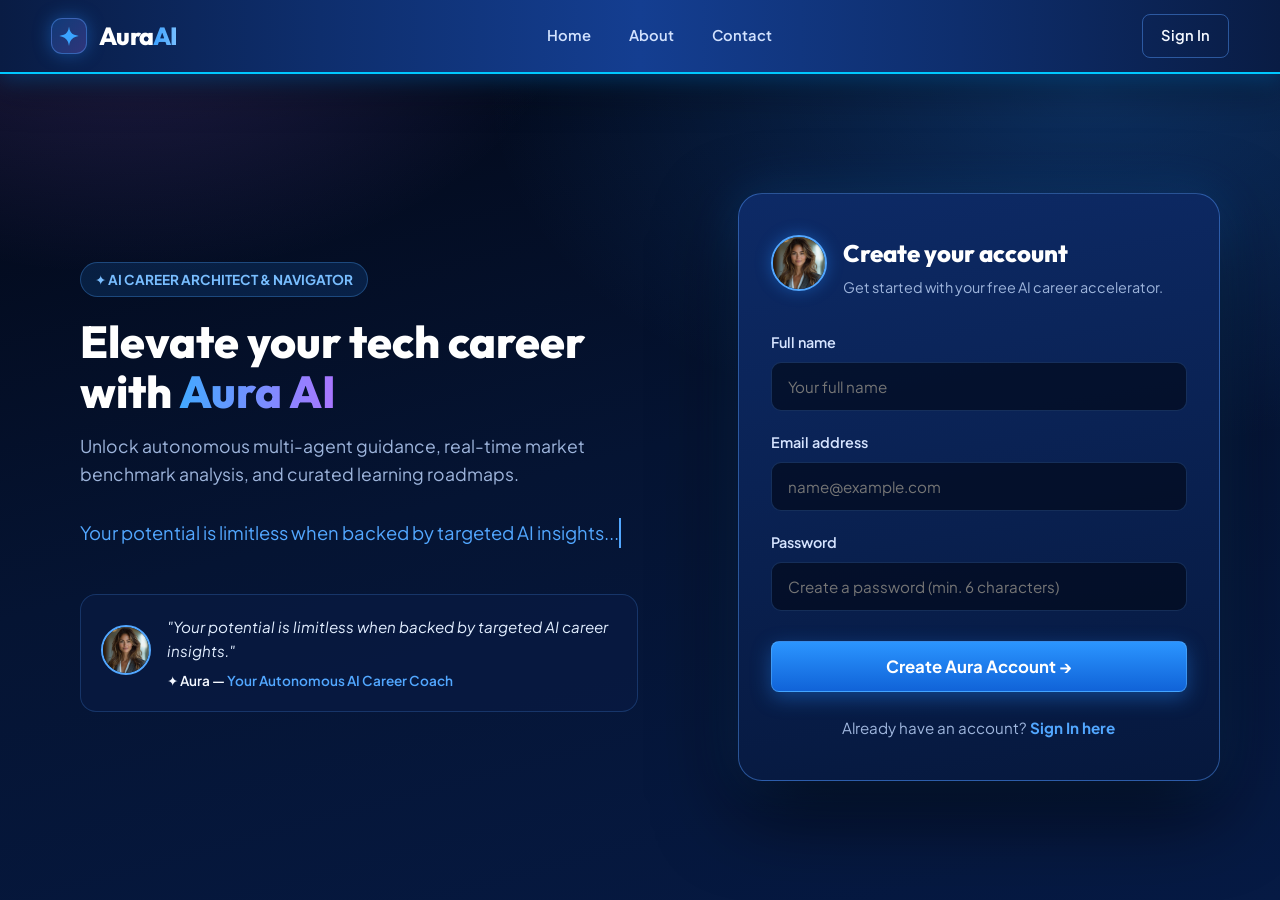
<file: signup.html>
<!DOCTYPE html>
<html lang="en">
<head>
<meta charset="utf-8">
<meta name="viewport" content="width=device-width, initial-scale=1, viewport-fit=cover">
<title>Sign Up | AuraAI</title>
<link href="https://fonts.googleapis.com/css2?family=Outfit:wght@500;600;700;800&family=Plus+Jakarta+Sans:wght@400;500;600;700;800&display=swap" rel="stylesheet">
<style>
:root {
  --bg-deep: #030816;
  --bg-surface: #061533;
  --bg-elevated: #0a214d;
  --panel: rgba(9, 28, 69, 0.72);
  --panel-solid: #0d265a;
  --line: rgba(85, 155, 255, 0.22);
  --line-strong: rgba(85, 155, 255, 0.45);
  --blue: #258cff;
  --blue-light: #52a7ff;
  --cyan: #22e0c0;
  --text: #f4f8ff;
  --text-muted: #9eb5dc;
  --font: 'Plus Jakarta Sans', system-ui, -apple-system, sans-serif;
  --font-display: 'Outfit', 'Plus Jakarta Sans', system-ui, sans-serif;
  --header-height: 74px;
}
*, *::before, *::after { box-sizing: border-box; margin: 0; padding: 0; }
body {
  font-family: var(--font);
  color: var(--text);
  background-color: var(--bg-deep);
  line-height: 1.6;
  min-height: 100vh;
  display: flex;
  flex-direction: column;
  overflow-x: hidden;
  position: relative;
  margin: 0;
  padding: 0;
}
body::before {
  content: "";
  position: fixed;
  inset: 0;
  z-index: -1;
  background:
    radial-gradient(1000px 600px at 85% 10%, rgba(37, 140, 255, 0.25), transparent 60%),
    radial-gradient(800px 500px at 10% 0%, rgba(162, 114, 255, 0.2), transparent 55%),
    linear-gradient(165deg, #020613 0%, #051433 50%, #061a44 100%);
  pointer-events: none;
}
a { color: inherit; text-decoration: none; }
button { font-family: inherit; border: none; background: none; color: inherit; cursor: pointer; }
.wrap { width: min(1200px, 92%); margin-inline: auto; }

/* HEADER */
header.site-header {
  position: fixed;
  top: 0; left: 0; right: 0;
  height: var(--header-height);
  z-index: 1000;
  background: linear-gradient(90deg, #091c44 0%, #0e2e6d 25%, #143e91 50%, #0e2e6d 75%, #091c44 100%);
  backdrop-filter: blur(24px);
  -webkit-backdrop-filter: blur(24px);
  border-bottom: 2px solid #00c8ff;
  box-shadow: 0 4px 25px rgba(0, 140, 255, 0.35), 0 10px 40px rgba(0, 0, 0, 0.5);
}
.nav-bar { display: flex; align-items: center; justify-content: space-between; height: 100%; gap: 16px; }
.brand { display: flex; align-items: center; gap: 12px; }
.brand-icon {
  width: 36px; height: 36px; border-radius: 11px;
  background: linear-gradient(135deg, rgba(37, 140, 255, 0.25), rgba(162, 114, 255, 0.25));
  border: 1px solid var(--line-strong);
  display: grid; place-items: center;
  box-shadow: 0 0 18px rgba(37, 140, 255, 0.4);
}
.brand-icon svg { width: 22px; height: 22px; fill: #3aa4ff; }
.brand-title { font-family: var(--font-display); font-size: 1.55rem; font-weight: 800; color: #fff; letter-spacing: -0.03em; }
.brand-title span { background: linear-gradient(90deg, #3aa0ff, #7ac0ff); -webkit-background-clip: text; background-clip: text; color: transparent; }
.desktop-nav { display: flex; align-items: center; gap: 6px; }
.nav-link { padding: 8px 16px; border-radius: 8px; font-weight: 600; font-size: 0.92rem; color: #d2e2fe; transition: all 0.2s ease; }
.nav-link:hover, .nav-link.active { color: #fff; background: rgba(37, 140, 255, 0.12); }
.nav-link.active { background: rgba(37, 140, 255, 0.2); border: 1px solid rgba(82, 167, 255, 0.35); }
.nav-actions { display: flex; align-items: center; gap: 10px; }
.btn {
  display: inline-flex; align-items: center; justify-content: center; gap: 8px;
  padding: 9px 18px; border-radius: 8px; font-size: 0.92rem; font-weight: 600;
  border: 1px solid var(--line); color: var(--text); background: rgba(13, 38, 90, 0.5); transition: all 0.2s ease;
}
.btn:hover { background: rgba(37, 140, 255, 0.2); border-color: var(--line-strong); color: #fff; }
.btn-primary { background: linear-gradient(180deg, #2b95ff 0%, #1063d8 100%); border-color: rgba(94, 182, 255, 0.5); color: #fff; box-shadow: 0 6px 20px rgba(37, 140, 255, 0.38); }
.btn-primary:hover { background: linear-gradient(180deg, #3ea2ff 0%, #156ee9 100%); box-shadow: 0 8px 25px rgba(37, 140, 255, 0.55); }
.btn-outline { background: transparent; border: 1px solid var(--line-strong); }
.btn-outline:hover { background: rgba(37, 140, 255, 0.15); border-color: var(--blue-light); }

/* MOBILE DRAWER */
.mobile-toggle {
  display: none; width: 42px; height: 42px; border-radius: 10px; border: 1px solid var(--line);
  background: rgba(9, 28, 69, 0.6); align-items: center; justify-content: center; flex-direction: column; gap: 5px;
}
.mobile-toggle span { width: 20px; height: 2px; background-color: #d6e5ff; border-radius: 2px; transition: all 0.25s ease; }
.mobile-toggle.active span:nth-child(1) { transform: translateY(7px) rotate(45deg); }
.mobile-toggle.active span:nth-child(2) { opacity: 0; }
.mobile-toggle.active span:nth-child(3) { transform: translateY(-7px) rotate(-45deg); }
.mobile-drawer {
  display: none; position: fixed; top: var(--header-height); left: 0; right: 0;
  background: rgba(3, 9, 24, 0.98); border-bottom: 1px solid var(--line-strong); padding: 18px 5% 24px; z-index: 999; flex-direction: column; gap: 12px;
}
.mobile-drawer.open { display: flex; }
.mobile-drawer-actions { display: grid; grid-template-columns: 1fr 1fr; gap: 10px; margin-top: 10px; }

@media (max-width: 900px) {
  .desktop-nav, .nav-actions { display: none; }
  .mobile-toggle { display: flex; }
}

/* AUTH SPLIT LAYOUT */
.auth-page-container {
  display: flex;
  margin-top: var(--header-height);
  min-height: calc(100vh - var(--header-height));
  padding: 40px 0;
}
.auth-split {
  display: flex;
  width: 100%;
  max-width: 1200px;
  margin: 0 auto;
  gap: 40px;
  align-items: center;
}
.auth-showcase-panel {
  flex: 1.18;
  padding: 40px;
}
.auth-form-panel {
  flex: 1.02;
  padding: 20px;
}
.auth-showcase-badge {
  display: inline-block;
  padding: 6px 14px;
  border-radius: 20px;
  background: rgba(37, 140, 255, 0.15);
  border: 1px solid rgba(82, 167, 255, 0.3);
  color: #79beff;
  font-size: 0.85rem;
  font-weight: 700;
  margin-bottom: 20px;
}
.auth-showcase-title {
  font-family: var(--font-display);
  font-size: 2.8rem;
  line-height: 1.1;
  font-weight: 800;
  margin-bottom: 16px;
  color: #fff;
}
.gradient {
  background: linear-gradient(90deg, #42a9ff, #aa75ff);
  -webkit-background-clip: text;
  background-clip: text;
  color: transparent;
}
.auth-showcase-desc {
  font-size: 1.1rem;
  color: var(--text-muted);
  margin-bottom: 30px;
  line-height: 1.6;
}
.auth-features-list { display: flex; flex-direction: column; gap: 20px; margin-bottom: 40px; }
.auth-feat-item { display: flex; gap: 16px; }
.auth-feat-icon {
  width: 42px; height: 42px;
  background: linear-gradient(135deg, #133c8c, #0a214d);
  border: 1px solid var(--line-strong);
  border-radius: 12px;
  display: grid; place-items: center; font-size: 1.2rem; flex-shrink: 0;
}
.auth-feat-item h4 { font-size: 1.05rem; font-weight: 700; color: #fff; margin-bottom: 4px; }
.auth-feat-item p { font-size: 0.9rem; color: var(--text-muted); }
.auth-quote-card {
  background: rgba(9, 28, 69, 0.6);
  border: 1px solid var(--line);
  border-radius: 16px;
  padding: 20px;
  display: flex; gap: 16px; align-items: center;
}
.auth-quote-avatar img { width: 50px; height: 50px; border-radius: 50%; border: 2px solid var(--blue-light); }
.auth-quote-text { font-style: italic; font-size: 0.95rem; color: #e2eeff; margin-bottom: 6px; }
.auth-quote-author { font-size: 0.85rem; color: var(--text-dim); font-weight: 600; }
.auth-quote-author span { color: var(--blue-light); }

/* FORM CARD */
.auth-card {
  background: linear-gradient(170deg, #0d2a66 0%, #06183d 100%);
  border: 1px solid var(--line-strong);
  border-radius: 24px;
  padding: 40px 32px;
  box-shadow: 0 30px 80px rgba(0, 0, 0, 0.65), 0 0 50px rgba(37, 140, 255, 0.25);
}
.auth-card-header { display: flex; align-items: center; gap: 16px; margin-bottom: 32px; }
.auth-avatar-circle img { width: 56px; height: 56px; border-radius: 50%; border: 2px solid var(--blue-light); box-shadow: 0 0 16px rgba(37, 140, 255, 0.4); }
.auth-card-header h2 { font-family: var(--font-display); font-size: 1.5rem; font-weight: 800; color: #fff; }
.auth-card-header p { color: var(--text-muted); font-size: 0.9rem; margin-top: 4px; }
.form-group { display: flex; flex-direction: column; gap: 8px; margin-bottom: 20px; }
.form-group label { font-size: 0.9rem; font-weight: 600; color: #d6e4ff; }
.form-control {
  width: 100%; padding: 14px 16px; border-radius: 10px;
  background: rgba(3, 9, 24, 0.65); border: 1px solid var(--line);
  color: #fff; font-family: var(--font); font-size: 0.95rem; transition: all 0.2s ease;
}
.form-control:focus { outline: none; border-color: var(--blue-light); box-shadow: 0 0 0 3px rgba(37, 140, 255, 0.25); background: rgba(3, 9, 24, 0.85); }
.btn-submit { width: 100%; padding: 14px; font-size: 1.05rem; font-weight: 700; margin-top: 10px; }
.switch-hint { text-align: center; font-size: 0.95rem; color: var(--text-muted); margin-top: 24px; }
.switch-hint a { color: var(--blue-light); font-weight: 700; }
.switch-hint a:hover { text-decoration: underline; }
.forgot-pass { font-size: 0.85rem; color: var(--blue-light); font-weight: 600; text-align: right; margin-top: -10px; margin-bottom: 20px; display: block; }

@media (max-width: 900px) {
  .auth-split { flex-direction: column; gap: 20px; }
  .auth-showcase-panel { padding: 20px; }
  .auth-form-panel { padding: 20px; width: 100%; max-width: 500px; margin: 0 auto; }
  .auth-showcase-title { font-size: 2.2rem; }
}
</style>
</head>
<body>

<header class="site-header">
  <div class="wrap nav-bar">
    <a class="brand" href="index.html" aria-label="AuraAI Home">
      <div class="brand-icon">
        <svg viewBox="0 0 24 24"><path d="M12 1.5c.6 5.2 2.6 8.1 5.6 9.2 1.5.5 3.1.8 5 1.3-4.6 1-7.4 2.6-9 5.4-.7 1.2-1.2 3-1.6 5.6-.4-2.6-.9-4.4-1.6-5.6-1.6-2.8-4.4-4.4-9-5.4 1.9-.5 3.5-.8 5-1.3 3-1.1 5-4 5.6-9.2z"/></svg>
      </div>
      <div class="brand-text">
        <span class="brand-title">Aura<span>AI</span></span>
      </div>
    </a>

    <nav class="desktop-nav">
      <a class="nav-link" href="index.html">Home</a>
      <a class="nav-link" href="index.html#about">About</a>
      <a class="nav-link" href="index.html#contact">Contact</a>
    </nav>

    <div class="nav-actions">
      <!-- Removed duplicate buttons, keeping only what's necessary depending on the page -->
      <a class="btn btn-outline" href="signin.html">Sign In</a>
    </div>

    <button class="mobile-toggle" id="mToggle" aria-label="Toggle menu">
      <span></span><span></span><span></span>
    </button>
  </div>

  <div class="mobile-drawer" id="mDrawer">
    <a class="nav-link" href="index.html">Home</a>
    <a class="nav-link" href="index.html#about">About</a>
    <a class="nav-link" href="index.html#contact">Contact</a>
    <div class="mobile-drawer-actions">
      <a class="btn btn-outline" href="signin.html">Sign In</a>
      <a class="btn btn-primary" href="signup.html">Sign Up</a>
    </div>
  </div>
</header>

<div class="auth-page-container">
  <div class="wrap auth-split">
    <div class="auth-showcase-panel">
      <div class="auth-showcase-badge">✦ AI CAREER ARCHITECT &amp; NAVIGATOR</div>
      <h1 class="auth-showcase-title">Elevate your tech career with <span class='gradient'>Aura AI</span></h1>
      <p class="auth-showcase-desc">Unlock autonomous multi-agent guidance, real-time market benchmark analysis, and curated learning roadmaps.</p>
      
      
      <div class="tw-wrapper" style="margin-bottom: 40px; margin-top: 10px;">
        <div class="typewriter-text" style="font-size: 1.15rem; color: #52a7ff; border-right: 2px solid #52a7ff; white-space: nowrap; overflow: hidden; animation: typing 3s steps(40, end), blink-caret .75s step-end infinite; display: inline-block;">
          Your potential is limitless when backed by targeted AI insights...
        </div>
      </div>
      
      <style>
        @keyframes typing {
          from { width: 0 }
          to { width: 100% }
        }
        @keyframes blink-caret {
          from, to { border-color: transparent }
          50% { border-color: #52a7ff; }
        }
      </style>
      <div class="auth-quote-card">
        <div class="auth-quote-avatar"><img src="assets/aura_avatar.jpg" alt="Aura" onerror="this.src='https://ui-avatars.com/api/?name=Aura&background=0D8ABC&color=fff'"/></div>
        <div>
          <div class="auth-quote-text">"Your potential is limitless when backed by targeted AI career insights."</div>
          <div class="auth-quote-author">✦ Aura — <span>Your Autonomous AI Career Coach</span></div>
        </div>
      </div>
    </div>
    
    <div class="auth-form-panel">
      <div class="auth-card">
        <div class="auth-card-header">
          <div class="auth-avatar-circle"><img src="assets/aura_avatar.jpg" alt="Aura" onerror="this.src='https://ui-avatars.com/api/?name=Aura&background=0D8ABC&color=fff'"/></div>
          <div><h2>Create your account</h2><p>Get started with your free AI career accelerator.</p></div>
        </div>
        
        <form id="authForm">
          <div id="authError" style="display:none; padding:10px 14px; border-radius:8px; background:rgba(239,68,68,0.15); border:1px solid rgba(239,68,68,0.4); color:#fca5a5; font-size:0.86rem; margin-bottom:14px; font-weight:600;"></div>
          <div id="authSuccess" style="display:none; padding:10px 14px; border-radius:8px; background:rgba(34,197,94,0.15); border:1px solid rgba(34,197,94,0.4); color:#86efac; font-size:0.86rem; margin-bottom:14px; font-weight:600;"></div>
          <div class="form-group">
            <label>Full name</label>
            <input class="form-control" type="text" id="nameInput" placeholder="Your full name" required>
          </div>
          <div class="form-group">
            <label>Email address</label>
            <input class="form-control" type="email" id="emailInput" placeholder="name@example.com" required>
          </div>
          <div class="form-group">
            <label>Password</label>
            <input class="form-control" type="password" id="passwordInput" placeholder="Create a password (min. 6 characters)" required minlength="6">
          </div>
          <button class="btn btn-primary btn-submit" type="submit">Create Aura Account →</button>
          
          <p class="switch-hint">
            Already have an account? <a href="signin.html">Sign In here</a>
          </p>
        </form>
      </div>
    </div>
  </div>
</div>

<script src="static/js/aura_auth.js"></script>
<script>
document.getElementById('mToggle').addEventListener('click', () => {
  const mDrawer = document.getElementById('mDrawer');
  const open = mDrawer.classList.toggle('open');
  document.getElementById('mToggle').classList.toggle('active', open);
});

const authForm = document.getElementById('authForm');
const errBox = document.getElementById('authError');
const succBox = document.getElementById('authSuccess');
const submitBtn = authForm.querySelector('button[type="submit"]');

authForm.addEventListener('submit', async (e) => {
  e.preventDefault();
  errBox.style.display = 'none';
  succBox.style.display = 'none';

  const name = document.getElementById('nameInput').value.trim();
  const email = document.getElementById('emailInput').value.trim();
  const password = document.getElementById('passwordInput').value;

  submitBtn.disabled = true;
  submitBtn.textContent = 'Creating account...';

  const res = await AuraAuth.register(name, email, password);
  submitBtn.disabled = false;
  submitBtn.textContent = 'Create Aura Account →';

  if (!res.success) {
    errBox.textContent = res.error || 'Registration failed.';
    errBox.style.display = 'block';
    return;
  }

  succBox.textContent = 'Account created successfully! Welcome ' + res.user.name + '. Loading your dashboard...';
  succBox.style.display = 'block';
  setTimeout(() => {
    window.location.href = 'dashboard.html';
  }, 800);
});
</script>

</body>
</html>
</file>
